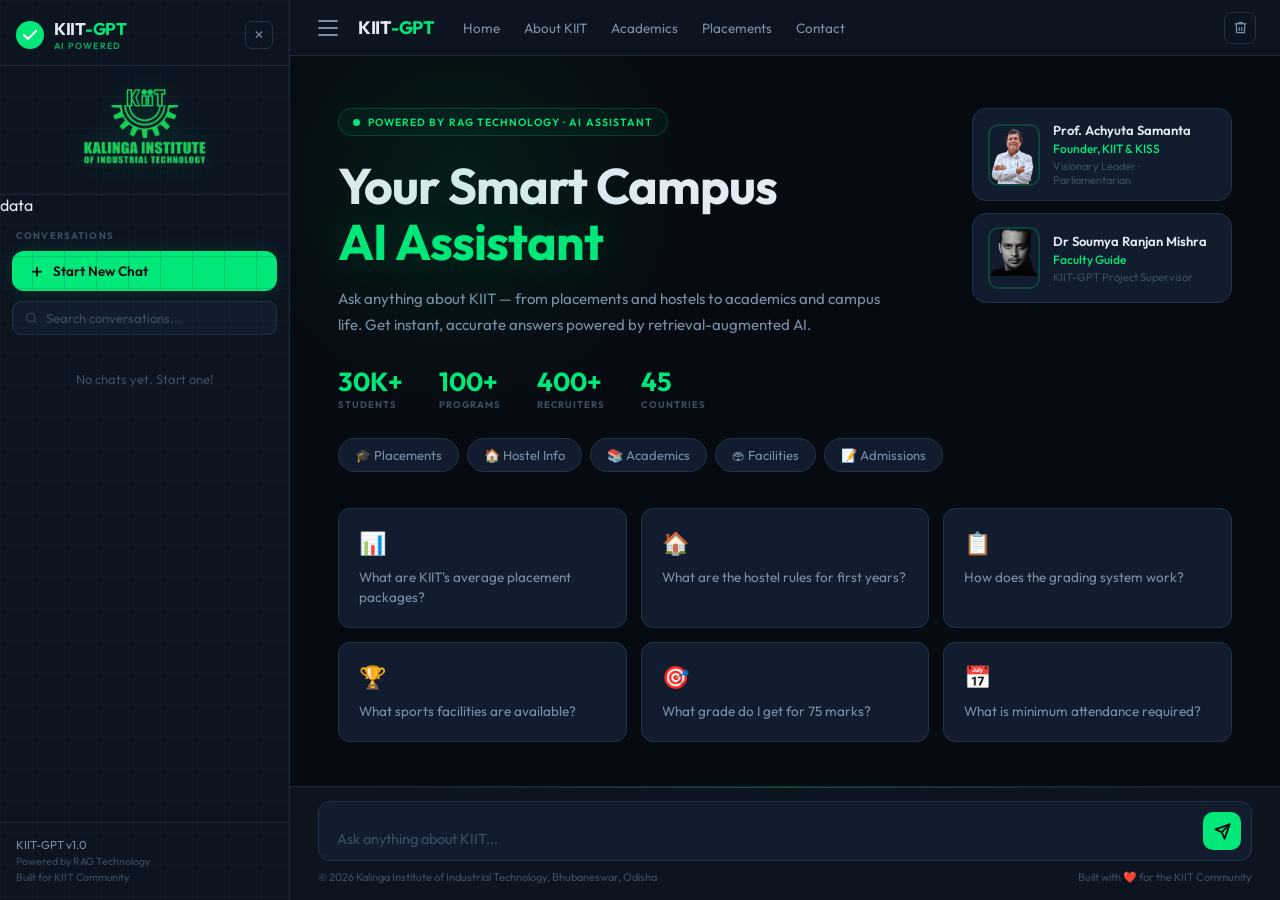
<file: index.html>
<!DOCTYPE html>
<html lang="en">
<head>
  <meta charset="UTF-8"/>
  <meta name="viewport" content="width=device-width, initial-scale=1.0"/>
  <title>KIIT-GPT · AI Assistant</title>
  <link href="https://fonts.googleapis.com/css2?family=Clash+Display:wght@400;500;600;700&family=Outfit:wght@300;400;500;600&display=swap" rel="stylesheet"/>
  <link rel="stylesheet" href="style.css"/>
</head>
<body>

<!-- ███ SIDEBAR ███ -->
<aside class="sidebar" id="sidebar">

  <div class="sidebar-brand">
    <div class="brand-logo">
      <svg width="28" height="28" viewBox="0 0 28 28" fill="none">
        <circle cx="14" cy="14" r="14" fill="url(#lg1)"/>
        <path d="M8 14l4 4 8-8" stroke="white" stroke-width="2.2" stroke-linecap="round" stroke-linejoin="round"/>
        <defs>
          <linearGradient id="lg1" x1="0" y1="0" x2="28" y2="28">
            <stop offset="0%" stop-color="#00e87a"/>
            <stop offset="100%" stop-color="#00b85c"/>
          </linearGradient>
        </defs>
      </svg>
      <div>
        <div class="brand-name">KIIT<span>-GPT</span></div>
        <div class="brand-tag">AI POWERED</div>
      </div>
    </div>
    <button class="sidebar-close" id="sidebarClose">✕</button>
  </div>

  <!-- KIIT Logo -->
  <div class="kiit-logo-wrap">
  <img src="images/kiit_logo.png" alt="KIIT Logo" class="kiit-real-logo"/>  </div>data

  <div class="sidebar-section-label">CONVERSATIONS</div>

  <button class="btn-new-chat" id="newChatBtn">
    <span class="btn-icon">＋</span> Start New Chat
  </button>

  <div class="search-box">
    <svg width="14" height="14" viewBox="0 0 24 24" fill="none" stroke="currentColor" stroke-width="2"><circle cx="11" cy="11" r="8"/><path d="m21 21-4.35-4.35"/></svg>
    <input type="text" id="searchHistory" placeholder="Search conversations..." autocomplete="off"/>
  </div>

  <div class="history-list" id="historyList"></div>

  <div class="sidebar-footer">
    <div class="footer-line">KIIT-GPT v1.0</div>
    <div class="footer-line dim">Powered by RAG Technology</div>
    <div class="footer-line dim">Built for KIIT Community</div>
  </div>
</aside>

<!-- ███ MAIN ███ -->
<div class="main" id="main">

  <!-- Top nav -->
  <nav class="topnav">
    <button class="hamburger" id="openSidebar">
      <span></span><span></span><span></span>
    </button>
    <div class="topnav-brand">KIIT<span>-GPT</span></div>
    <div class="topnav-links">
      <a href="#">Home</a>
      <a href="#">About KIIT</a>
      <a href="#">Academics</a>
      <a href="#">Placements</a>
      <a href="#">Contact</a>
    </div>
    <button class="icon-btn-sm" id="clearBtn" title="Clear chat">
      <svg width="15" height="15" viewBox="0 0 24 24" fill="none" stroke="currentColor" stroke-width="2"><polyline points="3 6 5 6 21 6"/><path d="M19 6l-1 14H6L5 6"/><path d="M10 11v6M14 11v6"/><path d="M9 6V4h6v2"/></svg>
    </button>
  </nav>

  <!-- Chat area -->
  <div class="chat-area" id="chatArea">

    <!-- Welcome / Home screen -->
    <div class="home-screen" id="homeScreen">

      <!-- Hero -->
      <div class="hero">
        <div class="hero-badge">
          <span class="pulse-dot"></span>
          POWERED BY RAG TECHNOLOGY · AI ASSISTANT
        </div>
        <h1 class="hero-title">Your Smart Campus<br/><span class="green">AI Assistant</span></h1>
        <p class="hero-sub">Ask anything about KIIT — from placements and hostels to academics and campus life. Get instant, accurate answers powered by retrieval-augmented AI.</p>

        <div class="stats-row">
          <div class="stat"><span class="stat-num">30K+</span><span class="stat-label">STUDENTS</span></div>
          <div class="stat"><span class="stat-num">100+</span><span class="stat-label">PROGRAMS</span></div>
          <div class="stat"><span class="stat-num">400+</span><span class="stat-label">RECRUITERS</span></div>
          <div class="stat"><span class="stat-num">45</span><span class="stat-label">COUNTRIES</span></div>
        </div>

        <div class="category-pills">
          <button class="pill" onclick="fillSuggestion(this)">🎓 Placements</button>
          <button class="pill" onclick="fillSuggestion(this)">🏠 Hostel Info</button>
          <button class="pill" onclick="fillSuggestion(this)">📚 Academics</button>
          <button class="pill" onclick="fillSuggestion(this)">🏟 Facilities</button>
          <button class="pill" onclick="fillSuggestion(this)">📝 Admissions</button>
        </div>

        <!-- Professor cards -->
        <div class="prof-cards">
          <div class="prof-card">
            <img src="images/Samantha_image.png" alt="Prof. Achyuta Samanta" class="prof-img"/>            <div class="prof-info">
              <div class="prof-name">Prof. Achyuta Samanta</div>
              <div class="prof-role green">Founder, KIIT &amp; KISS</div>
              <div class="prof-desc">Visionary Leader · Parliamentarian</div>
            </div>
          </div>
          <div class="prof-card">
            <img src="images/saumya_image.png" alt="Dr Soumya Ranjan Mishra" class="prof-img"/>
            <div class="prof-info">
              <div class="prof-name">Dr Soumya Ranjan Mishra</div>
              <div class="prof-role green">Faculty Guide</div>
              <div class="prof-desc">KIIT-GPT Project Supervisor</div>
            </div>
          </div>
        </div>
      </div>

      <!-- Suggestion cards -->
      <div class="cards-section">
        <div class="cards-grid">
          <button class="card" onclick="fillSuggestion(this)">
            <div class="card-icon">📊</div>
            <div class="card-text">What are KIIT's average placement packages?</div>
          </button>
          <button class="card" onclick="fillSuggestion(this)">
            <div class="card-icon">🏠</div>
            <div class="card-text">What are the hostel rules for first years?</div>
          </button>
          <button class="card" onclick="fillSuggestion(this)">
            <div class="card-icon">📋</div>
            <div class="card-text">How does the grading system work?</div>
          </button>
          <button class="card" onclick="fillSuggestion(this)">
            <div class="card-icon">🏆</div>
            <div class="card-text">What sports facilities are available?</div>
          </button>
          <button class="card" onclick="fillSuggestion(this)">
            <div class="card-icon">🎯</div>
            <div class="card-text">What grade do I get for 75 marks?</div>
          </button>
          <button class="card" onclick="fillSuggestion(this)">
            <div class="card-icon">📅</div>
            <div class="card-text">What is minimum attendance required?</div>
          </button>
        </div>
      </div>

    </div>

    <!-- Messages -->
    <div class="messages" id="messages"></div>

  </div>

  <!-- Input bar -->
  <div class="input-bar">
    <div class="input-inner">
      <textarea id="question" placeholder="Ask anything about KIIT..." rows="1"></textarea>
      <button class="send-btn" id="sendBtn" onclick="ask()">
        <svg viewBox="0 0 24 24" fill="none" stroke="currentColor" stroke-width="2.5" stroke-linecap="round" stroke-linejoin="round" width="17" height="17">
          <line x1="22" y1="2" x2="11" y2="13"/><polygon points="22 2 15 22 11 13 2 9 22 2"/>
        </svg>
      </button>
    </div>
    
    <div class="input-footer">
      <span>© 2026 Kalinga Institute of Industrial Technology, Bhubaneswar, Odisha</span>
      <span>Built with ❤️ for the KIIT Community</span>
    </div>
  </div>

</div>

<script src="script.js"></script>
</body>
</html>
</file>
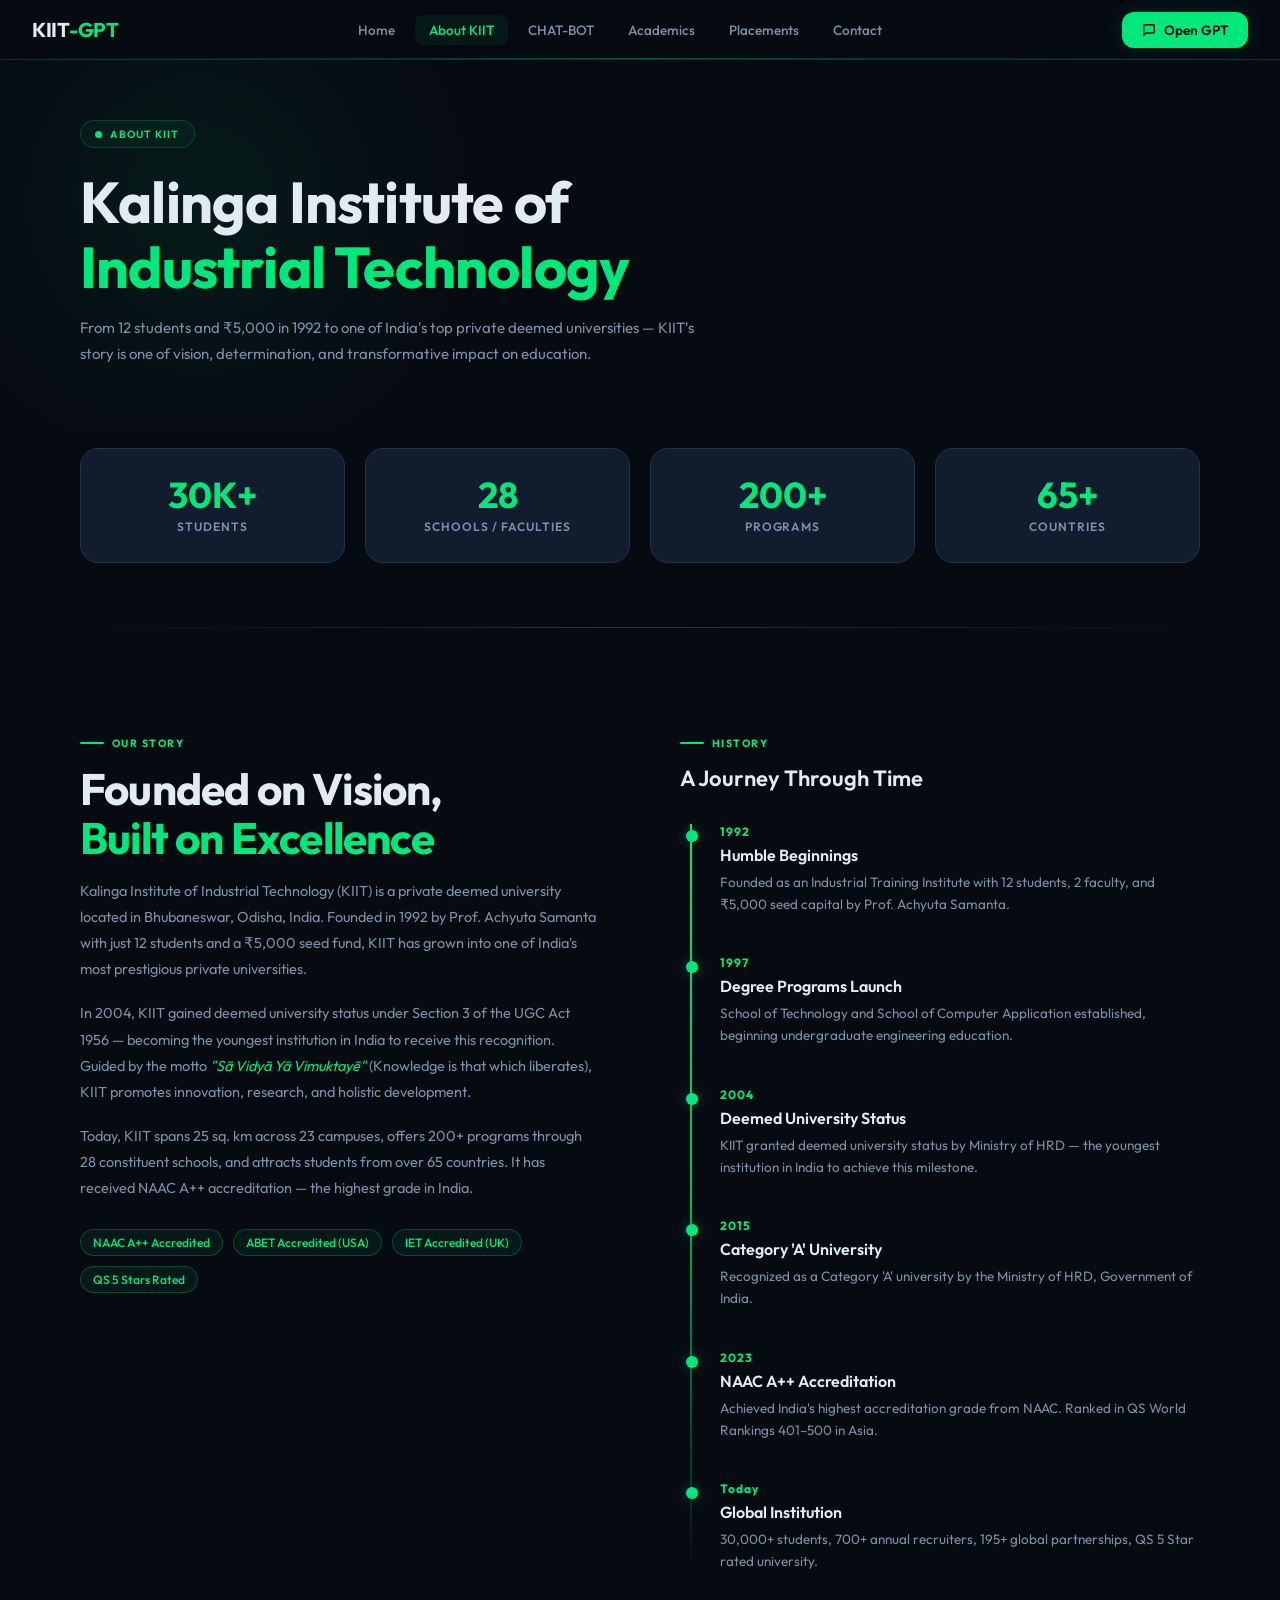
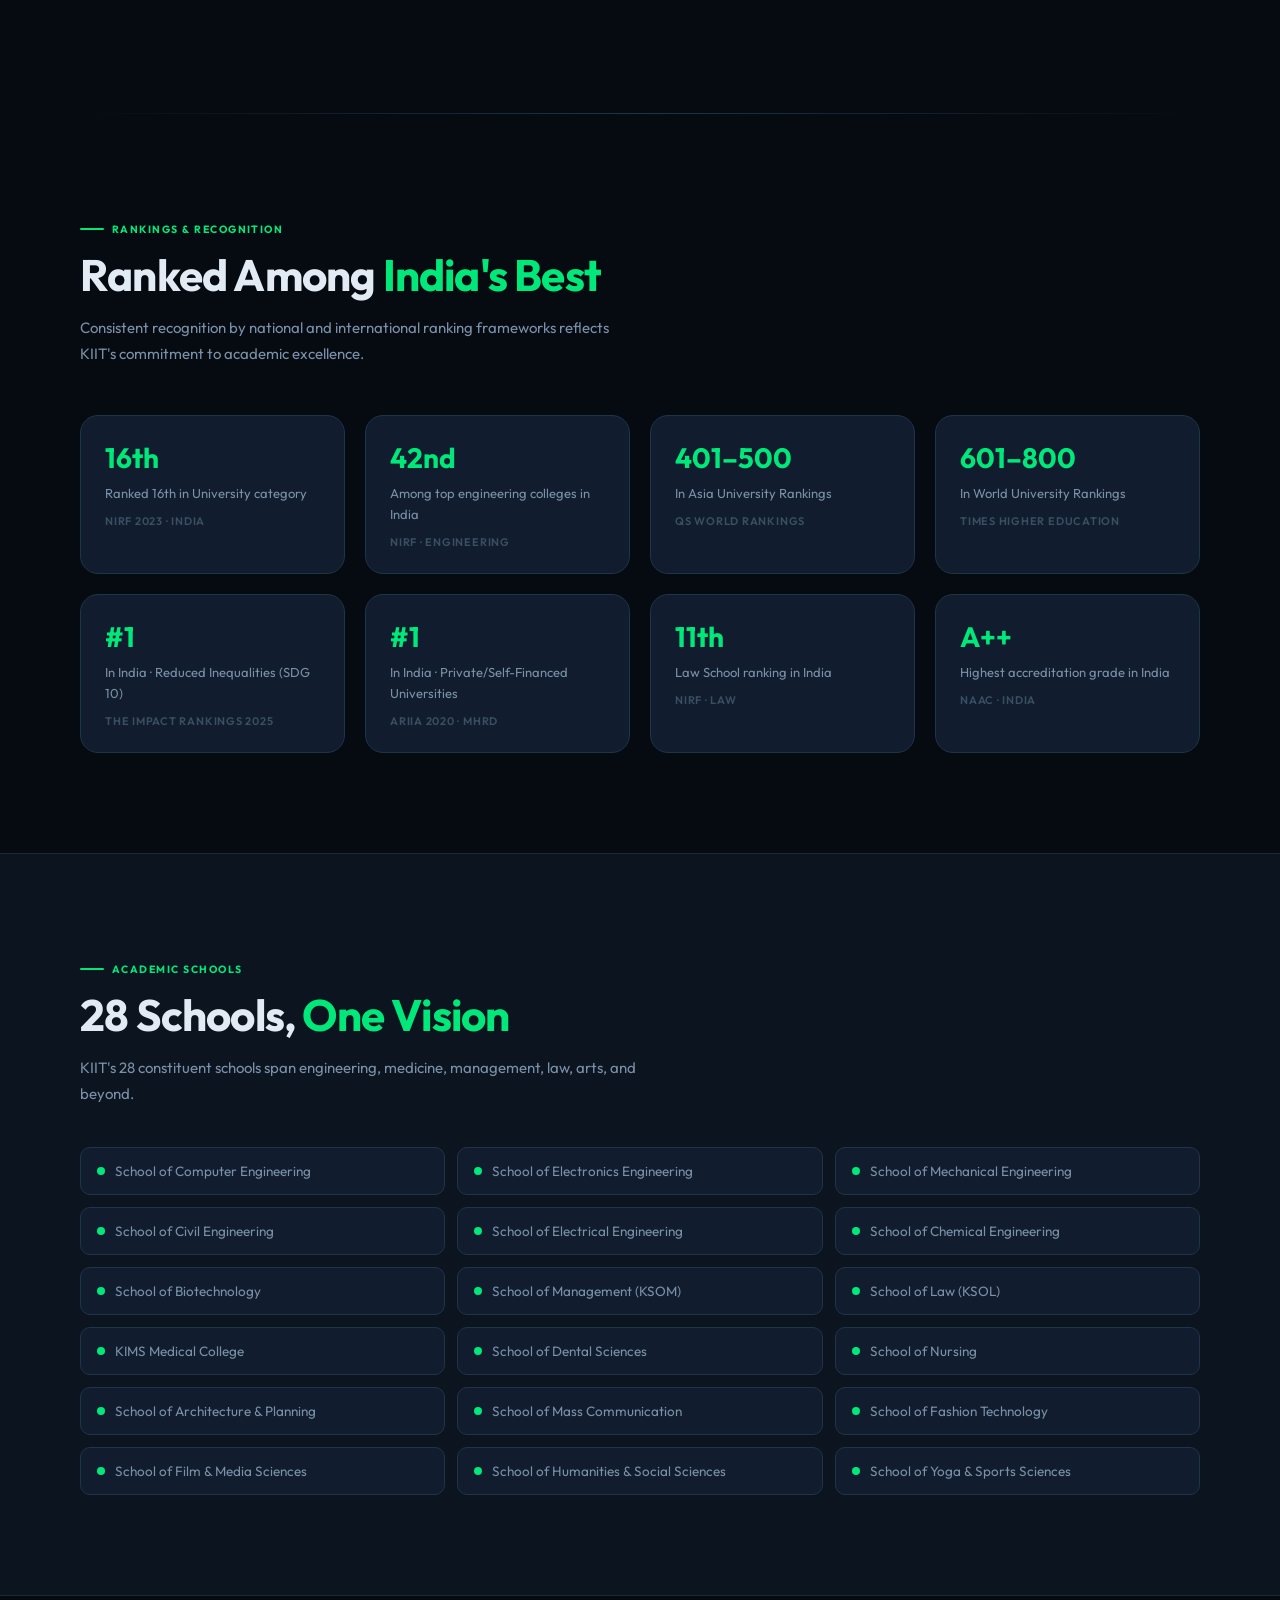
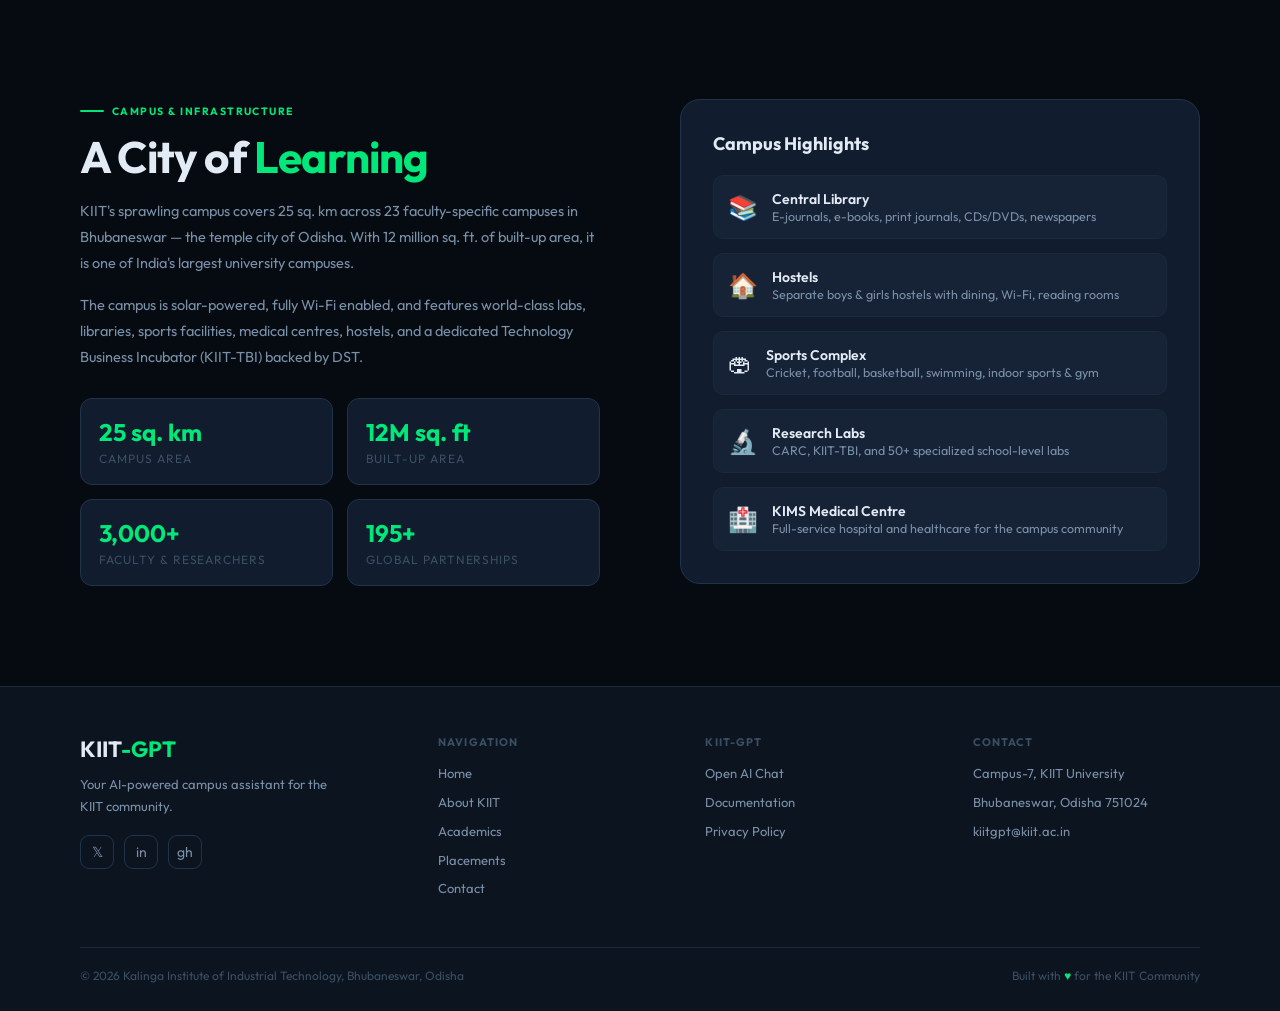
<file: about.html>
<!DOCTYPE html>
<html lang="en">
<head>
  <meta charset="UTF-8"/>
  <meta name="viewport" content="width=device-width, initial-scale=1.0"/>
  <title>About KIIT · KIIT-GPT</title>
  <link href="https://fonts.googleapis.com/css2?family=Clash+Display:wght@400;500;600;700&family=Outfit:wght@300;400;500;600;700&display=swap" rel="stylesheet"/>
  <link rel="stylesheet" href="main style.css"/>
  <style>
    /* ── Timeline ── */
    .timeline { position: relative; padding-left: 40px; }
    .timeline::before {
      content: '';
      position: absolute;
      left: 10px; top: 0; bottom: 0;
      width: 2px;
      background: linear-gradient(to bottom, var(--green), var(--green-dim), transparent);
    }
    .timeline-item { position: relative; margin-bottom: 40px; }
    .timeline-item::before {
      content: '';
      position: absolute;
      left: -34px; top: 6px;
      width: 12px; height: 12px;
      border-radius: 50%;
      background: var(--green);
      box-shadow: 0 0 12px #00e87a60;
    }
    .timeline-year {
      font-family: var(--display);
      font-size: 12px;
      font-weight: 700;
      color: var(--green);
      letter-spacing: 0.08em;
      margin-bottom: 6px;
    }
    .timeline-title { font-size: 16px; font-weight: 600; color: var(--text); margin-bottom: 6px; }
    .timeline-desc { font-size: 13.5px; color: var(--text-muted); line-height: 1.65; }

    /* ── Ranking cards ── */
    .rank-card {
      background: var(--surface2);
      border: 1px solid var(--border2);
      border-radius: var(--radius-lg);
      padding: 24px;
      transition: all 0.22s;
    }
    .rank-card:hover { border-color: var(--green); transform: translateY(-2px); box-shadow: 0 10px 28px #00e87a12; }
    .rank-badge {
      font-family: var(--display);
      font-size: 28px;
      font-weight: 700;
      color: var(--green);
      margin-bottom: 8px;
    }
    .rank-body { font-size: 13px; color: var(--text-muted); line-height: 1.6; }
    .rank-source { font-size: 11px; font-weight: 600; letter-spacing: 0.07em; color: var(--text-dim); text-transform: uppercase; margin-top: 10px; }

    /* ── School list ── */
    .school-list {
      display: grid;
      grid-template-columns: repeat(3, 1fr);
      gap: 12px;
    }
    .school-item {
      background: var(--surface2);
      border: 1px solid var(--border2);
      border-radius: 10px;
      padding: 14px 16px;
      font-size: 13.5px;
      color: var(--text-muted);
      display: flex;
      align-items: center;
      gap: 10px;
      transition: all 0.18s;
    }
    .school-item:hover { border-color: var(--green); color: var(--text); background: var(--green-glow3); }
    .school-dot { width: 8px; height: 8px; border-radius: 50%; background: var(--green); flex-shrink: 0; }

    @media (max-width: 900px) {
      .school-list { grid-template-columns: 1fr 1fr; }
    }
    @media (max-width: 600px) {
      .school-list { grid-template-columns: 1fr; }
    }
  </style>
</head>
<body>

<nav class="topnav">
  <a href="home.html" class="nav-brand">KIIT<span>-GPT</span></a>
  <div class="nav-links">
    <a href="home.html">Home</a>
    <a href="about.html" class="active">About KIIT</a>
    <a href="index.html">CHAT-BOT</a>
    <a href="academic.html">Academics</a>
    <a href="placements.html">Placements</a>
    <a href="contact.html">Contact</a>
  </div>
  <div class="nav-cta">
    <a href="chat.html" class="btn btn-primary">
      <svg width="14" height="14" viewBox="0 0 24 24" fill="none" stroke="currentColor" stroke-width="2.5"><path d="M21 15a2 2 0 0 1-2 2H7l-4 4V5a2 2 0 0 1 2-2h14a2 2 0 0 1 2 2z"/></svg>
      Open GPT
    </a>
  </div>
  <button class="hamburger" id="hamburger"><span></span><span></span><span></span></button>
</nav>
<div class="mobile-nav" id="mobileNav">
  <a href="index.html">Home</a><a href="about.html">About KIIT</a>
  <a href="academics.html">Academics</a><a href="placements.html">Placements</a>
  <a href="contact.html">Contact</a><a href="chat.html" style="color:var(--green)">→ Open KIIT-GPT</a>
</div>

<!-- Hero -->
<div class="page-hero">
  <div class="page-hero-badge"><span class="pulse-dot"></span>ABOUT KIIT</div>
  <h1 class="section-title fade-up" style="font-size:clamp(34px,4.5vw,58px); max-width:700px;">
    Kalinga Institute of<br/><span style="color:var(--green)">Industrial Technology</span>
  </h1>
  <p class="section-sub fade-up delay-1" style="max-width:620px;">
    From 12 students and ₹5,000 in 1992 to one of India's top private deemed universities — KIIT's story is one of vision, determination, and transformative impact on education.
  </p>
</div>

<!-- Quick Stats -->
<section class="section-sm" style="padding-top:20px;">
  <div class="grid-4 scroll-reveal">
    <div class="stat-card">
      <div class="stat-num"><span class="counter" data-target="30" data-suffix="K+">30K+</span></div>
      <div class="stat-label">Students</div>
    </div>
    <div class="stat-card">
      <div class="stat-num"><span class="counter" data-target="28" data-suffix="">28</span></div>
      <div class="stat-label">Schools / Faculties</div>
    </div>
    <div class="stat-card">
      <div class="stat-num"><span class="counter" data-target="200" data-suffix="+">200+</span></div>
      <div class="stat-label">Programs</div>
    </div>
    <div class="stat-card">
      <div class="stat-num"><span class="counter" data-target="65" data-suffix="+">65+</span></div>
      <div class="stat-label">Countries</div>
    </div>
  </div>
</section>

<div class="divider" style="margin:0 80px;"></div>

<!-- About Content -->
<section class="section">
  <div style="display:grid; grid-template-columns:1fr 1fr; gap:80px; align-items:start;">
    <div class="scroll-reveal">
      <div class="section-label">Our Story</div>
      <h2 class="section-title">Founded on Vision,<br/><span style="color:var(--green)">Built on Excellence</span></h2>
      <p style="font-size:14.5px; color:var(--text-muted); line-height:1.8; margin-bottom:18px;">
        Kalinga Institute of Industrial Technology (KIIT) is a private deemed university located in Bhubaneswar, Odisha, India. Founded in 1992 by Prof. Achyuta Samanta with just 12 students and a ₹5,000 seed fund, KIIT has grown into one of India's most prestigious private universities.
      </p>
      <p style="font-size:14.5px; color:var(--text-muted); line-height:1.8; margin-bottom:18px;">
        In 2004, KIIT gained deemed university status under Section 3 of the UGC Act 1956 — becoming the youngest institution in India to receive this recognition. Guided by the motto <em style="color:var(--green)">"Sā Vidyā Yā Vimuktayē"</em> (Knowledge is that which liberates), KIIT promotes innovation, research, and holistic development.
      </p>
      <p style="font-size:14.5px; color:var(--text-muted); line-height:1.8; margin-bottom:28px;">
        Today, KIIT spans 25 sq. km across 23 campuses, offers 200+ programs through 28 constituent schools, and attracts students from over 65 countries. It has received NAAC A++ accreditation — the highest grade in India.
      </p>
      <div style="display:flex; gap:10px; flex-wrap:wrap;">
        <span class="tag tag-green">NAAC A++ Accredited</span>
        <span class="tag tag-green">ABET Accredited (USA)</span>
        <span class="tag tag-green">IET Accredited (UK)</span>
        <span class="tag tag-green">QS 5 Stars Rated</span>
      </div>
    </div>

    <!-- Timeline -->
    <div class="scroll-reveal delay-2">
      <div class="section-label">History</div>
      <h3 style="font-family:var(--display); font-size:22px; font-weight:600; margin-bottom:32px;">A Journey Through Time</h3>
      <div class="timeline">
        <div class="timeline-item">
          <div class="timeline-year">1992</div>
          <div class="timeline-title">Humble Beginnings</div>
          <div class="timeline-desc">Founded as an Industrial Training Institute with 12 students, 2 faculty, and ₹5,000 seed capital by Prof. Achyuta Samanta.</div>
        </div>
        <div class="timeline-item">
          <div class="timeline-year">1997</div>
          <div class="timeline-title">Degree Programs Launch</div>
          <div class="timeline-desc">School of Technology and School of Computer Application established, beginning undergraduate engineering education.</div>
        </div>
        <div class="timeline-item">
          <div class="timeline-year">2004</div>
          <div class="timeline-title">Deemed University Status</div>
          <div class="timeline-desc">KIIT granted deemed university status by Ministry of HRD — the youngest institution in India to achieve this milestone.</div>
        </div>
        <div class="timeline-item">
          <div class="timeline-year">2015</div>
          <div class="timeline-title">Category 'A' University</div>
          <div class="timeline-desc">Recognized as a Category 'A' university by the Ministry of HRD, Government of India.</div>
        </div>
        <div class="timeline-item">
          <div class="timeline-year">2023</div>
          <div class="timeline-title">NAAC A++ Accreditation</div>
          <div class="timeline-desc">Achieved India's highest accreditation grade from NAAC. Ranked in QS World Rankings 401–500 in Asia.</div>
        </div>
        <div class="timeline-item">
          <div class="timeline-year">Today</div>
          <div class="timeline-title">Global Institution</div>
          <div class="timeline-desc">30,000+ students, 700+ annual recruiters, 195+ global partnerships, QS 5 Star rated university.</div>
        </div>
      </div>
    </div>
  </div>
</section>

<div class="divider" style="margin:0 80px;"></div>

<!-- Rankings -->
<section class="section">
  <div class="section-label scroll-reveal">Rankings &amp; Recognition</div>
  <h2 class="section-title scroll-reveal">Ranked Among <span style="color:var(--green)">India's Best</span></h2>
  <p class="section-sub scroll-reveal" style="margin-bottom:48px;">Consistent recognition by national and international ranking frameworks reflects KIIT's commitment to academic excellence.</p>

  <div class="grid-4 scroll-reveal">
    <div class="rank-card">
      <div class="rank-badge">16th</div>
      <div class="rank-body">Ranked 16th in University category</div>
      <div class="rank-source">NIRF 2023 · India</div>
    </div>
    <div class="rank-card">
      <div class="rank-badge">42nd</div>
      <div class="rank-body">Among top engineering colleges in India</div>
      <div class="rank-source">NIRF · Engineering</div>
    </div>
    <div class="rank-card">
      <div class="rank-badge">401–500</div>
      <div class="rank-body">In Asia University Rankings</div>
      <div class="rank-source">QS World Rankings</div>
    </div>
    <div class="rank-card">
      <div class="rank-badge">601–800</div>
      <div class="rank-body">In World University Rankings</div>
      <div class="rank-source">Times Higher Education</div>
    </div>
    <div class="rank-card">
      <div class="rank-badge">#1</div>
      <div class="rank-body">In India · Reduced Inequalities (SDG 10)</div>
      <div class="rank-source">THE Impact Rankings 2025</div>
    </div>
    <div class="rank-card">
      <div class="rank-badge">#1</div>
      <div class="rank-body">In India · Private/Self-Financed Universities</div>
      <div class="rank-source">ARIIA 2020 · MHRD</div>
    </div>
    <div class="rank-card">
      <div class="rank-badge">11th</div>
      <div class="rank-body">Law School ranking in India</div>
      <div class="rank-source">NIRF · Law</div>
    </div>
    <div class="rank-card">
      <div class="rank-badge">A++</div>
      <div class="rank-body">Highest accreditation grade in India</div>
      <div class="rank-source">NAAC · India</div>
    </div>
  </div>
</section>

<!-- Schools -->
<section class="section" style="background:var(--surface); border-top:1px solid var(--border); border-bottom:1px solid var(--border);">
  <div class="section-label scroll-reveal">Academic Schools</div>
  <h2 class="section-title scroll-reveal">28 Schools, <span style="color:var(--green)">One Vision</span></h2>
  <p class="section-sub scroll-reveal" style="margin-bottom:40px;">KIIT's 28 constituent schools span engineering, medicine, management, law, arts, and beyond.</p>

  <div class="school-list scroll-reveal">
    <div class="school-item"><span class="school-dot"></span>School of Computer Engineering</div>
    <div class="school-item"><span class="school-dot"></span>School of Electronics Engineering</div>
    <div class="school-item"><span class="school-dot"></span>School of Mechanical Engineering</div>
    <div class="school-item"><span class="school-dot"></span>School of Civil Engineering</div>
    <div class="school-item"><span class="school-dot"></span>School of Electrical Engineering</div>
    <div class="school-item"><span class="school-dot"></span>School of Chemical Engineering</div>
    <div class="school-item"><span class="school-dot"></span>School of Biotechnology</div>
    <div class="school-item"><span class="school-dot"></span>School of Management (KSOM)</div>
    <div class="school-item"><span class="school-dot"></span>School of Law (KSOL)</div>
    <div class="school-item"><span class="school-dot"></span>KIMS Medical College</div>
    <div class="school-item"><span class="school-dot"></span>School of Dental Sciences</div>
    <div class="school-item"><span class="school-dot"></span>School of Nursing</div>
    <div class="school-item"><span class="school-dot"></span>School of Architecture &amp; Planning</div>
    <div class="school-item"><span class="school-dot"></span>School of Mass Communication</div>
    <div class="school-item"><span class="school-dot"></span>School of Fashion Technology</div>
    <div class="school-item"><span class="school-dot"></span>School of Film &amp; Media Sciences</div>
    <div class="school-item"><span class="school-dot"></span>School of Humanities &amp; Social Sciences</div>
    <div class="school-item"><span class="school-dot"></span>School of Yoga &amp; Sports Sciences</div>
  </div>
</section>

<!-- Campus -->
<section class="section">
  <div style="display:grid; grid-template-columns:1fr 1fr; gap:80px; align-items:center;">
    <div class="scroll-reveal">
      <div class="section-label">Campus &amp; Infrastructure</div>
      <h2 class="section-title">A City of <span style="color:var(--green)">Learning</span></h2>
      <p style="font-size:14.5px; color:var(--text-muted); line-height:1.8; margin-bottom:16px;">
        KIIT's sprawling campus covers 25 sq. km across 23 faculty-specific campuses in Bhubaneswar — the temple city of Odisha. With 12 million sq. ft. of built-up area, it is one of India's largest university campuses.
      </p>
      <p style="font-size:14.5px; color:var(--text-muted); line-height:1.8; margin-bottom:28px;">
        The campus is solar-powered, fully Wi-Fi enabled, and features world-class labs, libraries, sports facilities, medical centres, hostels, and a dedicated Technology Business Incubator (KIIT-TBI) backed by DST.
      </p>
      <div style="display:grid; grid-template-columns:1fr 1fr; gap:14px;">
        <div style="background:var(--surface2); border:1px solid var(--border2); border-radius:12px; padding:18px;">
          <div style="font-family:var(--display); font-size:24px; font-weight:700; color:var(--green);">25 sq. km</div>
          <div style="font-size:12px; color:var(--text-dim); text-transform:uppercase; letter-spacing:0.08em; margin-top:4px;">Campus Area</div>
        </div>
        <div style="background:var(--surface2); border:1px solid var(--border2); border-radius:12px; padding:18px;">
          <div style="font-family:var(--display); font-size:24px; font-weight:700; color:var(--green);">12M sq. ft</div>
          <div style="font-size:12px; color:var(--text-dim); text-transform:uppercase; letter-spacing:0.08em; margin-top:4px;">Built-up Area</div>
        </div>
        <div style="background:var(--surface2); border:1px solid var(--border2); border-radius:12px; padding:18px;">
          <div style="font-family:var(--display); font-size:24px; font-weight:700; color:var(--green);">3,000+</div>
          <div style="font-size:12px; color:var(--text-dim); text-transform:uppercase; letter-spacing:0.08em; margin-top:4px;">Faculty &amp; Researchers</div>
        </div>
        <div style="background:var(--surface2); border:1px solid var(--border2); border-radius:12px; padding:18px;">
          <div style="font-family:var(--display); font-size:24px; font-weight:700; color:var(--green);">195+</div>
          <div style="font-size:12px; color:var(--text-dim); text-transform:uppercase; letter-spacing:0.08em; margin-top:4px;">Global Partnerships</div>
        </div>
      </div>
    </div>
    <div class="scroll-reveal delay-2">
      <div style="background:var(--surface2); border:1px solid var(--border2); border-radius:20px; padding:32px;">
        <h3 style="font-family:var(--display); font-size:18px; margin-bottom:20px;">Campus Highlights</h3>
        <div style="display:flex; flex-direction:column; gap:14px;">
          <div style="display:flex; align-items:center; gap:14px; padding:14px; background:var(--surface3); border-radius:10px; border:1px solid var(--border);">
            <span style="font-size:24px;">📚</span>
            <div><div style="font-size:14px; font-weight:600;">Central Library</div><div style="font-size:12.5px; color:var(--text-muted);">E-journals, e-books, print journals, CDs/DVDs, newspapers</div></div>
          </div>
          <div style="display:flex; align-items:center; gap:14px; padding:14px; background:var(--surface3); border-radius:10px; border:1px solid var(--border);">
            <span style="font-size:24px;">🏠</span>
            <div><div style="font-size:14px; font-weight:600;">Hostels</div><div style="font-size:12.5px; color:var(--text-muted);">Separate boys &amp; girls hostels with dining, Wi-Fi, reading rooms</div></div>
          </div>
          <div style="display:flex; align-items:center; gap:14px; padding:14px; background:var(--surface3); border-radius:10px; border:1px solid var(--border);">
            <span style="font-size:24px;">🏟</span>
            <div><div style="font-size:14px; font-weight:600;">Sports Complex</div><div style="font-size:12.5px; color:var(--text-muted);">Cricket, football, basketball, swimming, indoor sports &amp; gym</div></div>
          </div>
          <div style="display:flex; align-items:center; gap:14px; padding:14px; background:var(--surface3); border-radius:10px; border:1px solid var(--border);">
            <span style="font-size:24px;">🔬</span>
            <div><div style="font-size:14px; font-weight:600;">Research Labs</div><div style="font-size:12.5px; color:var(--text-muted);">CARC, KIIT-TBI, and 50+ specialized school-level labs</div></div>
          </div>
          <div style="display:flex; align-items:center; gap:14px; padding:14px; background:var(--surface3); border-radius:10px; border:1px solid var(--border);">
            <span style="font-size:24px;">🏥</span>
            <div><div style="font-size:14px; font-weight:600;">KIMS Medical Centre</div><div style="font-size:12.5px; color:var(--text-muted);">Full-service hospital and healthcare for the campus community</div></div>
          </div>
        </div>
      </div>
    </div>
  </div>
</section>

<!-- Footer -->
<footer class="site-footer">
  <div class="footer-grid">
    <div class="footer-brand">
      <div class="brand">KIIT<span>-GPT</span></div>
      <p>Your AI-powered campus assistant for the KIIT community.</p>
      <div class="footer-social"><a href="#" class="social-link">𝕏</a><a href="#" class="social-link">in</a><a href="#" class="social-link">gh</a></div>
    </div>
    <div class="footer-col"><h4>Navigation</h4><a href="index.html">Home</a><a href="about.html">About KIIT</a><a href="academics.html">Academics</a><a href="placements.html">Placements</a><a href="contact.html">Contact</a></div>
    <div class="footer-col"><h4>KIIT-GPT</h4><a href="chat.html">Open AI Chat</a><a href="#">Documentation</a><a href="#">Privacy Policy</a></div>
    <div class="footer-col"><h4>Contact</h4><p>Campus-7, KIIT University</p><p>Bhubaneswar, Odisha 751024</p><p>kiitgpt@kiit.ac.in</p></div>
  </div>
  <div class="footer-bottom">
    <span>© 2026 Kalinga Institute of Industrial Technology, Bhubaneswar, Odisha</span>
    <span>Built with <span class="heart">
      ♥</span> for the KIIT Community</span>
  </div>
</footer>

<script src="main script.js"></script>
</body>
</html>
</file>
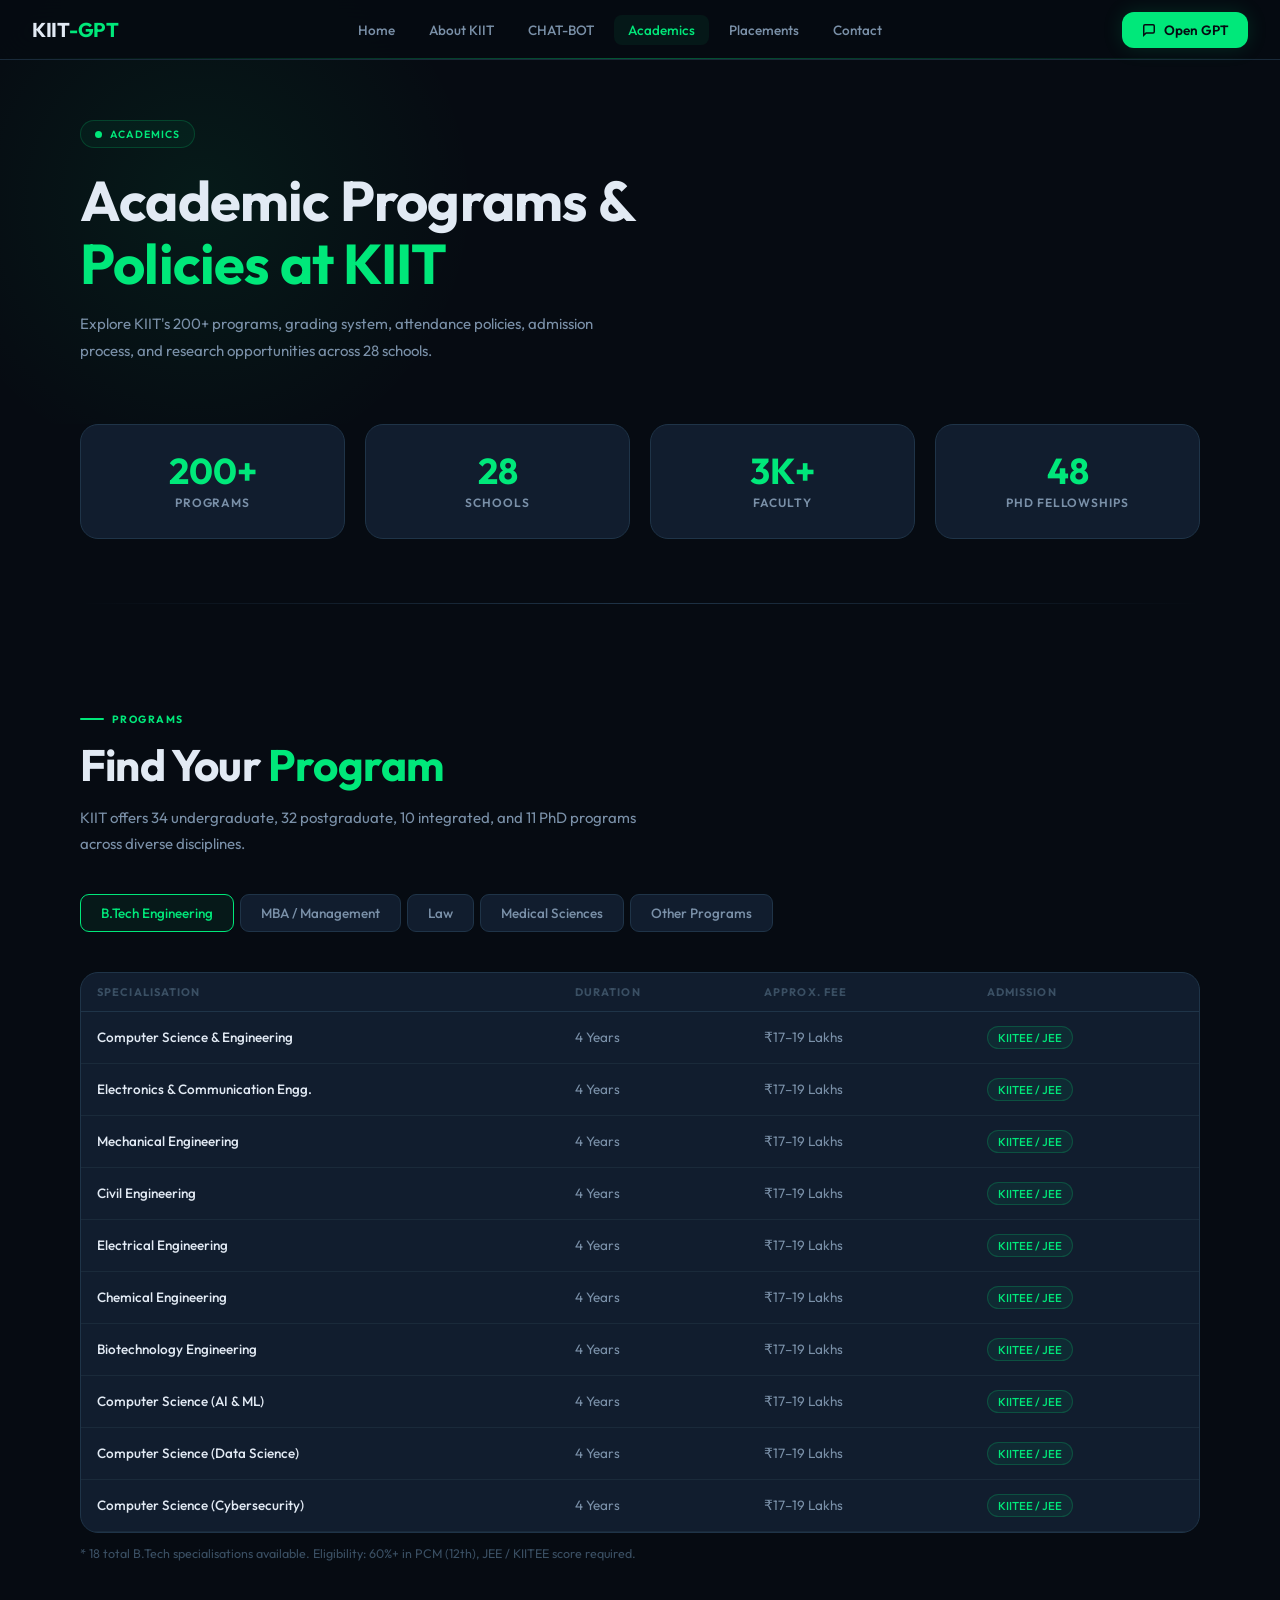
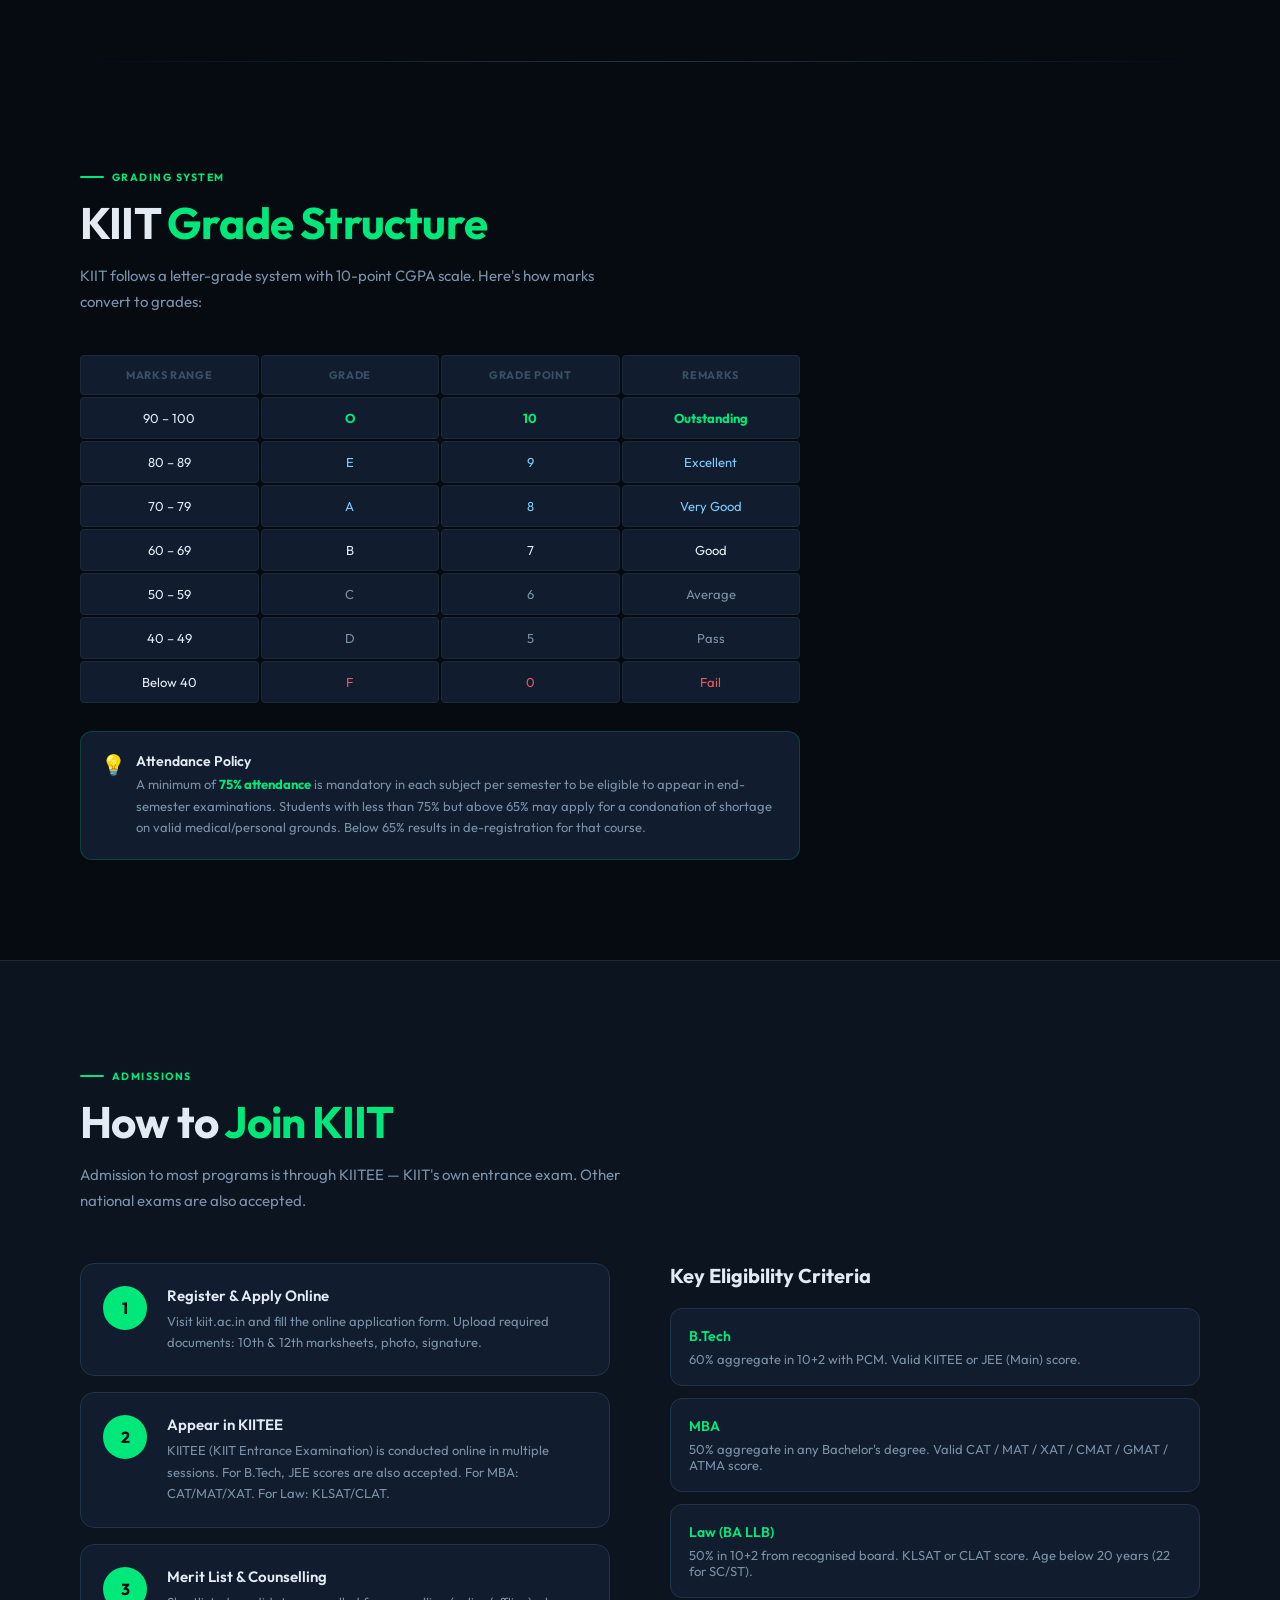
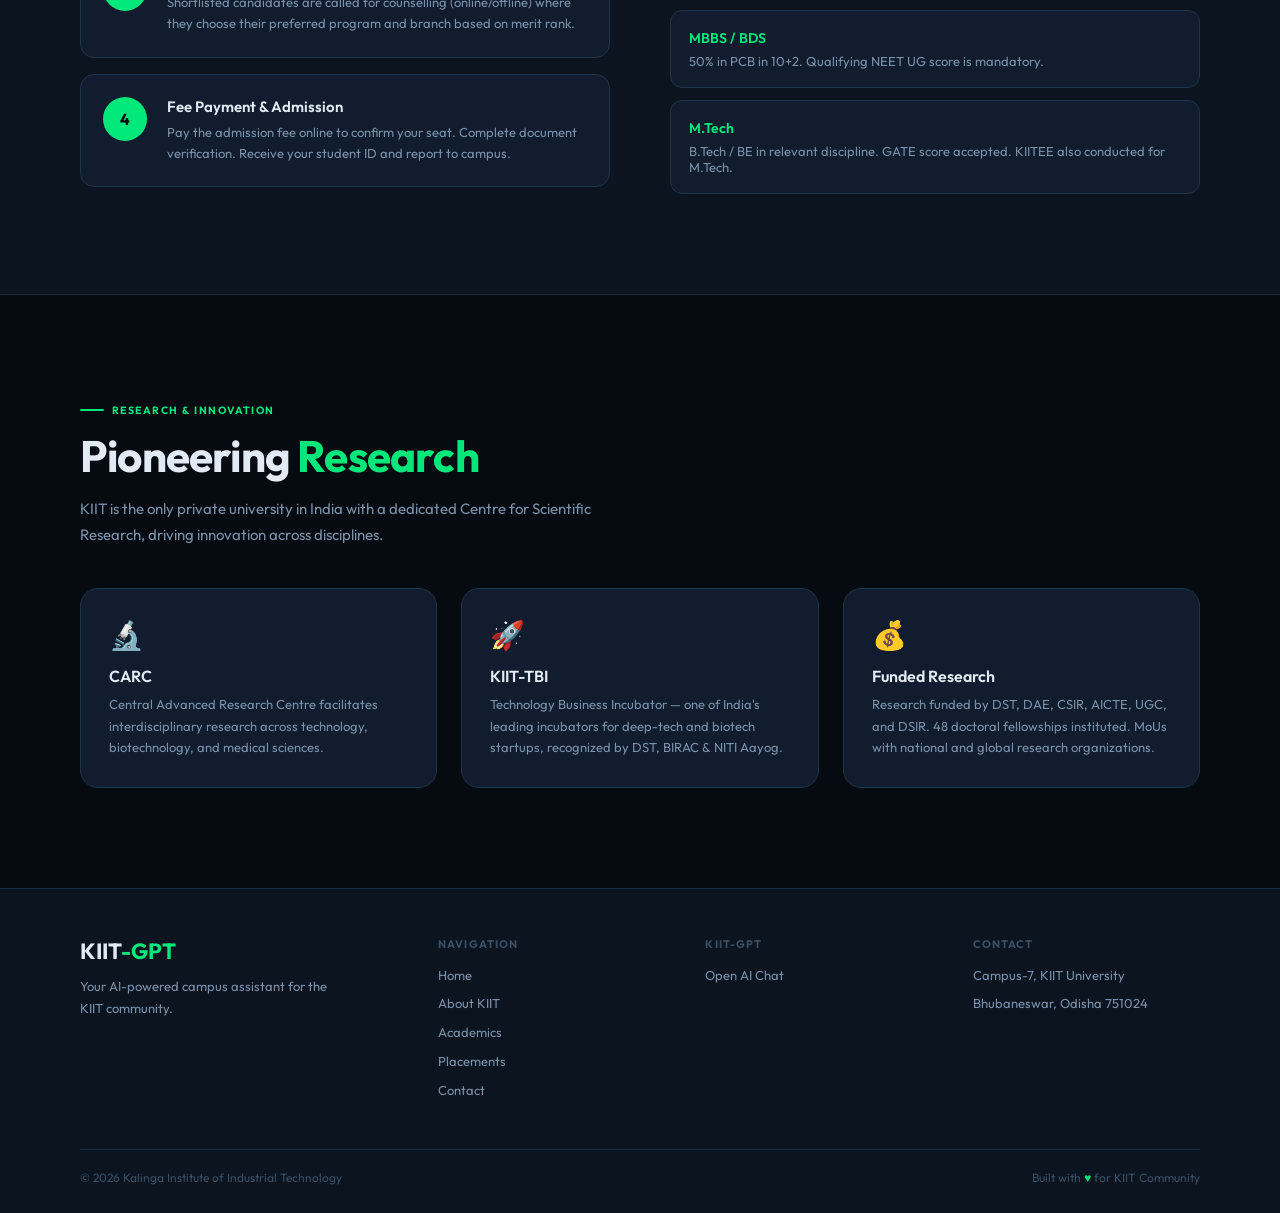
<file: academic.html>
<!DOCTYPE html>
<html lang="en">
<head>
  <meta charset="UTF-8"/>
  <meta name="viewport" content="width=device-width, initial-scale=1.0"/>
  <title>Academics · KIIT-GPT</title>
  <link href="https://fonts.googleapis.com/css2?family=Clash+Display:wght@400;500;600;700&family=Outfit:wght@300;400;500;600;700&display=swap" rel="stylesheet"/>
  <link rel="stylesheet" href="main style.css"/>
  <style>
    /* ── Tab system ── */
    .tab-bar { display: flex; gap: 6px; flex-wrap: wrap; margin-bottom: 40px; }
    .tab-btn {
      padding: 9px 20px;
      border-radius: 9px;
      border: 1px solid var(--border2);
      background: var(--surface2);
      color: var(--text-muted);
      font-family: var(--font);
      font-size: 13.5px;
      font-weight: 500;
      cursor: pointer;
      transition: all 0.18s;
    }
    .tab-btn:hover, .tab-btn.active {
      border-color: var(--green);
      color: var(--green);
      background: var(--green-glow2);
    }
    .tab-panel { display: none; }
    .tab-panel.active { display: block; }

    /* ── Program table ── */
    .prog-table { width: 100%; border-collapse: collapse; }
    .prog-table th {
      text-align: left;
      font-size: 11px;
      font-weight: 700;
      letter-spacing: 0.1em;
      text-transform: uppercase;
      color: var(--text-dim);
      padding: 12px 16px;
      border-bottom: 1px solid var(--border2);
    }
    .prog-table td {
      padding: 14px 16px;
      font-size: 13.5px;
      color: var(--text-muted);
      border-bottom: 1px solid var(--border);
    }
    .prog-table tr:hover td { background: var(--green-glow3); color: var(--text); }
    .prog-table td:first-child { color: var(--text); font-weight: 500; }
    .prog-tag {
      display: inline-flex;
      padding: 3px 10px;
      border-radius: 100px;
      font-size: 11.5px;
      font-weight: 500;
      border: 1px solid #00e87a35;
      color: var(--green);
      background: var(--green-glow2);
    }

    /* ── Grade table ── */
    .grade-row { display: flex; gap: 2px; margin-bottom: 2px; }
    .grade-cell {
      flex: 1;
      padding: 12px;
      text-align: center;
      background: var(--surface2);
      border: 1px solid var(--border);
      border-radius: 4px;
      font-size: 13px;
    }
    .grade-cell.header { font-weight: 700; font-size: 11px; letter-spacing: 0.06em; color: var(--text-dim); text-transform: uppercase; }
    .grade-cell.grade-o { color: var(--green); font-weight: 700; }
    .grade-cell.grade-a { color: #7bccff; }
    .grade-cell.grade-b { color: var(--text); }
    .grade-cell.grade-c { color: var(--text-muted); }
    .grade-cell.grade-f { color: var(--red); }

    /* ── Admission steps ── */
    .step-cards { display: grid; grid-template-columns: 1fr; gap: 16px; }
    .step-card {
      display: flex;
      gap: 20px;
      align-items: flex-start;
      background: var(--surface2);
      border: 1px solid var(--border2);
      border-radius: 14px;
      padding: 22px;
      transition: all 0.2s;
    }
    .step-card:hover { border-color: var(--green); background: var(--green-glow3); }
    .step-circle {
      width: 44px; height: 44px;
      border-radius: 50%;
      background: var(--green);
      color: #060b12;
      display: flex; align-items: center; justify-content: center;
      font-family: var(--display);
      font-size: 16px;
      font-weight: 700;
      flex-shrink: 0;
    }
    .step-card-title { font-size: 15px; font-weight: 600; margin-bottom: 6px; }
    .step-card-desc { font-size: 13px; color: var(--text-muted); line-height: 1.65; }
  </style>
</head>
<body>

<nav class="topnav">
  <a href="home.html" class="nav-brand">KIIT<span>-GPT</span></a>
  <div class="nav-links">
    <a href="home.html">Home</a>
    <a href="about.html">About KIIT</a>
    <a href="index.html">CHAT-BOT</a>
    <a href="academic.html" class="active">Academics</a>
    <a href="placements.html">Placements</a><a href="contact.html">Contact</a>
  </div>
  <div class="nav-cta"><a href="chat.html" class="btn btn-primary"><svg width="14" height="14" viewBox="0 0 24 24" fill="none" stroke="currentColor" stroke-width="2.5"><path d="M21 15a2 2 0 0 1-2 2H7l-4 4V5a2 2 0 0 1 2-2h14a2 2 0 0 1 2 2z"/></svg>Open GPT</a></div>
  <button class="hamburger" id="hamburger"><span></span><span></span><span></span></button>
</nav>
<div class="mobile-nav" id="mobileNav">
  <a href="home.html">Home</a><a href="about.html">About KIIT</a><a href="academics.html">Academics</a><a href="placements.html">Placements</a><a href="contact.html">Contact</a><a href="chat.html" style="color:var(--green)">→ Open KIIT-GPT</a>
</div>

<!-- Hero -->
<div class="page-hero">
  <div class="page-hero-badge"><span class="pulse-dot"></span>ACADEMICS</div>
  <h1 class="section-title fade-up" style="font-size:clamp(34px,4.5vw,56px); max-width:700px;">
    Academic Programs &<br/><span style="color:var(--green)">Policies at KIIT</span>
  </h1>
  <p class="section-sub fade-up delay-1">Explore KIIT's 200+ programs, grading system, attendance policies, admission process, and research opportunities across 28 schools.</p>
</div>

<!-- Quick Facts -->
<section class="section-sm" style="padding-top:0;">
  <div class="grid-4 scroll-reveal">
    <div class="stat-card"><div class="stat-num">200+</div><div class="stat-label">Programs</div></div>
    <div class="stat-card"><div class="stat-num">28</div><div class="stat-label">Schools</div></div>
    <div class="stat-card"><div class="stat-num">3K+</div><div class="stat-label">Faculty</div></div>
    <div class="stat-card"><div class="stat-num">48</div><div class="stat-label">PhD Fellowships</div></div>
  </div>
</section>

<div class="divider" style="margin:0 80px;"></div>

<!-- Programs with tabs -->
<section class="section">
  <div class="section-label scroll-reveal">Programs</div>
  <h2 class="section-title scroll-reveal">Find Your <span style="color:var(--green)">Program</span></h2>
  <p class="section-sub scroll-reveal" style="margin-bottom:36px;">KIIT offers 34 undergraduate, 32 postgraduate, 10 integrated, and 11 PhD programs across diverse disciplines.</p>

  <div class="tab-bar scroll-reveal" id="tabBar">
    <button class="tab-btn active" data-tab="btech">B.Tech Engineering</button>
    <button class="tab-btn" data-tab="mba">MBA / Management</button>
    <button class="tab-btn" data-tab="law">Law</button>
    <button class="tab-btn" data-tab="medical">Medical Sciences</button>
    <button class="tab-btn" data-tab="other">Other Programs</button>
  </div>

  <!-- B.Tech -->
  <div class="tab-panel active" id="tab-btech">
    <div style="background:var(--surface2); border:1px solid var(--border2); border-radius:var(--radius-lg); overflow:hidden;">
      <table class="prog-table">
        <thead><tr><th>Specialisation</th><th>Duration</th><th>Approx. Fee</th><th>Admission</th></tr></thead>
        <tbody>
          <tr><td>Computer Science &amp; Engineering</td><td>4 Years</td><td>₹17–19 Lakhs</td><td><span class="prog-tag">KIITEE / JEE</span></td></tr>
          <tr><td>Electronics &amp; Communication Engg.</td><td>4 Years</td><td>₹17–19 Lakhs</td><td><span class="prog-tag">KIITEE / JEE</span></td></tr>
          <tr><td>Mechanical Engineering</td><td>4 Years</td><td>₹17–19 Lakhs</td><td><span class="prog-tag">KIITEE / JEE</span></td></tr>
          <tr><td>Civil Engineering</td><td>4 Years</td><td>₹17–19 Lakhs</td><td><span class="prog-tag">KIITEE / JEE</span></td></tr>
          <tr><td>Electrical Engineering</td><td>4 Years</td><td>₹17–19 Lakhs</td><td><span class="prog-tag">KIITEE / JEE</span></td></tr>
          <tr><td>Chemical Engineering</td><td>4 Years</td><td>₹17–19 Lakhs</td><td><span class="prog-tag">KIITEE / JEE</span></td></tr>
          <tr><td>Biotechnology Engineering</td><td>4 Years</td><td>₹17–19 Lakhs</td><td><span class="prog-tag">KIITEE / JEE</span></td></tr>
          <tr><td>Computer Science (AI &amp; ML)</td><td>4 Years</td><td>₹17–19 Lakhs</td><td><span class="prog-tag">KIITEE / JEE</span></td></tr>
          <tr><td>Computer Science (Data Science)</td><td>4 Years</td><td>₹17–19 Lakhs</td><td><span class="prog-tag">KIITEE / JEE</span></td></tr>
          <tr><td>Computer Science (Cybersecurity)</td><td>4 Years</td><td>₹17–19 Lakhs</td><td><span class="prog-tag">KIITEE / JEE</span></td></tr>
        </tbody>
      </table>
    </div>
    <p style="font-size:12.5px; color:var(--text-dim); margin-top:12px;">* 18 total B.Tech specialisations available. Eligibility: 60%+ in PCM (12th), JEE / KIITEE score required.</p>
  </div>

  <!-- MBA -->
  <div class="tab-panel" id="tab-mba">
    <div style="background:var(--surface2); border:1px solid var(--border2); border-radius:var(--radius-lg); overflow:hidden;">
      <table class="prog-table">
        <thead><tr><th>Program</th><th>Duration</th><th>Approx. Fee</th><th>Admission</th></tr></thead>
        <tbody>
          <tr><td>MBA (Business Analytics)</td><td>2 Years</td><td>₹8–12 Lakhs</td><td><span class="prog-tag">CAT/MAT/XAT</span></td></tr>
          <tr><td>MBA (Operations &amp; Supply Chain)</td><td>2 Years</td><td>₹8–12 Lakhs</td><td><span class="prog-tag">CAT/MAT/XAT</span></td></tr>
          <tr><td>MBA (Finance)</td><td>2 Years</td><td>₹8–12 Lakhs</td><td><span class="prog-tag">CAT/MAT/XAT</span></td></tr>
          <tr><td>MBA (Marketing)</td><td>2 Years</td><td>₹8–12 Lakhs</td><td><span class="prog-tag">CAT/MAT/XAT</span></td></tr>
          <tr><td>MBA (Rural Management)</td><td>2 Years</td><td>₹8–12 Lakhs</td><td><span class="prog-tag">CAT/MAT/CMAT</span></td></tr>
          <tr><td>BBA</td><td>3 Years</td><td>₹5–8 Lakhs</td><td><span class="prog-tag">KIITEE MGT</span></td></tr>
        </tbody>
      </table>
    </div>
  </div>

  <!-- Law -->
  <div class="tab-panel" id="tab-law">
    <div style="background:var(--surface2); border:1px solid var(--border2); border-radius:var(--radius-lg); overflow:hidden;">
      <table class="prog-table">
        <thead><tr><th>Program</th><th>Duration</th><th>Admission</th></tr></thead>
        <tbody>
          <tr><td>BA LLB (Hons.)</td><td>5 Years (Integrated)</td><td><span class="prog-tag">KLSAT / CLAT</span></td></tr>
          <tr><td>B.Com LLB (Hons.)</td><td>5 Years (Integrated)</td><td><span class="prog-tag">KLSAT / CLAT</span></td></tr>
          <tr><td>BBA LLB (Hons.)</td><td>5 Years (Integrated)</td><td><span class="prog-tag">KLSAT / CLAT</span></td></tr>
          <tr><td>LLM</td><td>1 Year</td><td><span class="prog-tag">KLSAT / AILET</span></td></tr>
        </tbody>
      </table>
    </div>
    <p style="font-size:12.5px; color:var(--text-dim); margin-top:12px;">KIIT School of Law is ranked 11th in India by NIRF. Admission via KLSAT (KIIT Law School Admission Test) or CLAT.</p>
  </div>

  <!-- Medical -->
  <div class="tab-panel" id="tab-medical">
    <div style="background:var(--surface2); border:1px solid var(--border2); border-radius:var(--radius-lg); overflow:hidden;">
      <table class="prog-table">
        <thead><tr><th>Program</th><th>Duration</th><th>Admission</th></tr></thead>
        <tbody>
          <tr><td>MBBS</td><td>5.5 Years</td><td><span class="prog-tag">NEET UG</span></td></tr>
          <tr><td>BDS (Dental)</td><td>5 Years</td><td><span class="prog-tag">NEET UG</span></td></tr>
          <tr><td>B.Sc. Nursing</td><td>4 Years</td><td><span class="prog-tag">KIITEE / NEET</span></td></tr>
          <tr><td>MD / MS (PG Medicine)</td><td>3 Years</td><td><span class="prog-tag">NEET PG</span></td></tr>
          <tr><td>DM / MCh (Super Speciality)</td><td>3 Years</td><td><span class="prog-tag">NEET SS</span></td></tr>
        </tbody>
      </table>
    </div>
    <p style="font-size:12.5px; color:var(--text-dim); margin-top:12px;">KIMS (Kalinga Institute of Medical Sciences) is ranked 30th in India by NIRF. Full hospital facility on campus.</p>
  </div>

  <!-- Other -->
  <div class="tab-panel" id="tab-other">
    <div style="background:var(--surface2); border:1px solid var(--border2); border-radius:var(--radius-lg); overflow:hidden;">
      <table class="prog-table">
        <thead><tr><th>Program</th><th>School</th><th>Duration</th></tr></thead>
        <tbody>
          <tr><td>B.Arch</td><td>Architecture &amp; Planning</td><td>5 Years</td></tr>
          <tr><td>B.Sc. Biotechnology</td><td>Biotechnology</td><td>3 Years</td></tr>
          <tr><td>B.Com (Hons.)</td><td>Humanities</td><td>3 Years</td></tr>
          <tr><td>BA (Hons.) — Economics, English</td><td>Humanities</td><td>3 Years</td></tr>
          <tr><td>B.Sc. Fashion Technology</td><td>Fashion Technology</td><td>3 Years</td></tr>
          <tr><td>B.Sc. Mass Communication</td><td>Mass Communication</td><td>3 Years</td></tr>
          <tr><td>B.Sc. Yoga &amp; Sports Sciences</td><td>Yoga &amp; Sports Sciences</td><td>3 Years</td></tr>
          <tr><td>Ph.D. (All Disciplines)</td><td>Various Schools</td><td>3–5 Years</td></tr>
        </tbody>
      </table>
    </div>
  </div>
</section>

<div class="divider" style="margin:0 80px;"></div>

<!-- Grading System -->
<section class="section">
  <div class="section-label scroll-reveal">Grading System</div>
  <h2 class="section-title scroll-reveal">KIIT <span style="color:var(--green)">Grade Structure</span></h2>
  <p class="section-sub scroll-reveal" style="margin-bottom:40px;">KIIT follows a letter-grade system with 10-point CGPA scale. Here's how marks convert to grades:</p>

  <div class="scroll-reveal" style="max-width:720px;">
    <div class="grade-row">
      <div class="grade-cell header">Marks Range</div>
      <div class="grade-cell header">Grade</div>
      <div class="grade-cell header">Grade Point</div>
      <div class="grade-cell header">Remarks</div>
    </div>
    <div class="grade-row">
      <div class="grade-cell">90 – 100</div>
      <div class="grade-cell grade-o">O</div>
      <div class="grade-cell grade-o">10</div>
      <div class="grade-cell grade-o">Outstanding</div>
    </div>
    <div class="grade-row">
      <div class="grade-cell">80 – 89</div>
      <div class="grade-cell grade-a">E</div>
      <div class="grade-cell grade-a">9</div>
      <div class="grade-cell grade-a">Excellent</div>
    </div>
    <div class="grade-row">
      <div class="grade-cell">70 – 79</div>
      <div class="grade-cell grade-a">A</div>
      <div class="grade-cell grade-a">8</div>
      <div class="grade-cell grade-a">Very Good</div>
    </div>
    <div class="grade-row">
      <div class="grade-cell">60 – 69</div>
      <div class="grade-cell grade-b">B</div>
      <div class="grade-cell grade-b">7</div>
      <div class="grade-cell grade-b">Good</div>
    </div>
    <div class="grade-row">
      <div class="grade-cell">50 – 59</div>
      <div class="grade-cell grade-c">C</div>
      <div class="grade-cell grade-c">6</div>
      <div class="grade-cell grade-c">Average</div>
    </div>
    <div class="grade-row">
      <div class="grade-cell">40 – 49</div>
      <div class="grade-cell grade-c">D</div>
      <div class="grade-cell grade-c">5</div>
      <div class="grade-cell grade-c">Pass</div>
    </div>
    <div class="grade-row">
      <div class="grade-cell">Below 40</div>
      <div class="grade-cell grade-f">F</div>
      <div class="grade-cell grade-f">0</div>
      <div class="grade-cell grade-f">Fail</div>
    </div>
  </div>

  <div style="margin-top:28px; padding:20px; background:var(--surface2); border:1px solid #00e87a30; border-radius:12px; max-width:720px;" class="scroll-reveal">
    <div style="display:flex; gap:10px; align-items:flex-start;">
      <span style="font-size:20px;">💡</span>
      <div>
        <div style="font-size:14px; font-weight:600; margin-bottom:4px;">Attendance Policy</div>
        <div style="font-size:13px; color:var(--text-muted); line-height:1.65;">
          A minimum of <strong style="color:var(--green)">75% attendance</strong> is mandatory in each subject per semester to be eligible to appear in end-semester examinations. Students with less than 75% but above 65% may apply for a condonation of shortage on valid medical/personal grounds. Below 65% results in de-registration for that course.
        </div>
      </div>
    </div>
  </div>
</section>

<!-- Admissions -->
<section class="section" style="background:var(--surface); border-top:1px solid var(--border); border-bottom:1px solid var(--border);">
  <div class="section-label scroll-reveal">Admissions</div>
  <h2 class="section-title scroll-reveal">How to <span style="color:var(--green)">Join KIIT</span></h2>
  <p class="section-sub scroll-reveal" style="margin-bottom:48px;">Admission to most programs is through KIITEE — KIIT's own entrance exam. Other national exams are also accepted.</p>
  <div style="display:grid; grid-template-columns:1fr 1fr; gap:60px; align-items:start;">
    <div class="step-cards scroll-reveal">
      <div class="step-card"><div class="step-circle">1</div><div><div class="step-card-title">Register &amp; Apply Online</div><div class="step-card-desc">Visit kiit.ac.in and fill the online application form. Upload required documents: 10th &amp; 12th marksheets, photo, signature.</div></div></div>
      <div class="step-card"><div class="step-circle">2</div><div><div class="step-card-title">Appear in KIITEE</div><div class="step-card-desc">KIITEE (KIIT Entrance Examination) is conducted online in multiple sessions. For B.Tech, JEE scores are also accepted. For MBA: CAT/MAT/XAT. For Law: KLSAT/CLAT.</div></div></div>
      <div class="step-card"><div class="step-circle">3</div><div><div class="step-card-title">Merit List &amp; Counselling</div><div class="step-card-desc">Shortlisted candidates are called for counselling (online/offline) where they choose their preferred program and branch based on merit rank.</div></div></div>
      <div class="step-card"><div class="step-circle">4</div><div><div class="step-card-title">Fee Payment &amp; Admission</div><div class="step-card-desc">Pay the admission fee online to confirm your seat. Complete document verification. Receive your student ID and report to campus.</div></div></div>
    </div>
    <div class="scroll-reveal delay-2">
      <h3 style="font-family:var(--display); font-size:20px; margin-bottom:20px;">Key Eligibility Criteria</h3>
      <div style="display:flex; flex-direction:column; gap:12px;">
        <div style="background:var(--surface2); border:1px solid var(--border2); border-radius:12px; padding:18px;">
          <div style="font-size:14px; font-weight:600; color:var(--green); margin-bottom:6px;">B.Tech</div>
          <div style="font-size:13px; color:var(--text-muted);">60% aggregate in 10+2 with PCM. Valid KIITEE or JEE (Main) score.</div>
        </div>
        <div style="background:var(--surface2); border:1px solid var(--border2); border-radius:12px; padding:18px;">
          <div style="font-size:14px; font-weight:600; color:var(--green); margin-bottom:6px;">MBA</div>
          <div style="font-size:13px; color:var(--text-muted);">50% aggregate in any Bachelor's degree. Valid CAT / MAT / XAT / CMAT / GMAT / ATMA score.</div>
        </div>
        <div style="background:var(--surface2); border:1px solid var(--border2); border-radius:12px; padding:18px;">
          <div style="font-size:14px; font-weight:600; color:var(--green); margin-bottom:6px;">Law (BA LLB)</div>
          <div style="font-size:13px; color:var(--text-muted);">50% in 10+2 from recognised board. KLSAT or CLAT score. Age below 20 years (22 for SC/ST).</div>
        </div>
        <div style="background:var(--surface2); border:1px solid var(--border2); border-radius:12px; padding:18px;">
          <div style="font-size:14px; font-weight:600; color:var(--green); margin-bottom:6px;">MBBS / BDS</div>
          <div style="font-size:13px; color:var(--text-muted);">50% in PCB in 10+2. Qualifying NEET UG score is mandatory.</div>
        </div>
        <div style="background:var(--surface2); border:1px solid var(--border2); border-radius:12px; padding:18px;">
          <div style="font-size:14px; font-weight:600; color:var(--green); margin-bottom:6px;">M.Tech</div>
          <div style="font-size:13px; color:var(--text-muted);">B.Tech / BE in relevant discipline. GATE score accepted. KIITEE also conducted for M.Tech.</div>
        </div>
      </div>
    </div>
  </div>
</section>

<!-- Research -->
<section class="section">
  <div class="section-label scroll-reveal">Research &amp; Innovation</div>
  <h2 class="section-title scroll-reveal">Pioneering <span style="color:var(--green)">Research</span></h2>
  <p class="section-sub scroll-reveal" style="margin-bottom:40px;">KIIT is the only private university in India with a dedicated Centre for Scientific Research, driving innovation across disciplines.</p>
  <div class="grid-3 scroll-reveal">
    <div class="card">
      <div style="font-size:28px; margin-bottom:14px;">🔬</div>
      <div style="font-size:16px; font-weight:600; margin-bottom:8px;">CARC</div>
      <div style="font-size:13px; color:var(--text-muted); line-height:1.65;">Central Advanced Research Centre facilitates interdisciplinary research across technology, biotechnology, and medical sciences.</div>
    </div>
    <div class="card">
      <div style="font-size:28px; margin-bottom:14px;">🚀</div>
      <div style="font-size:16px; font-weight:600; margin-bottom:8px;">KIIT-TBI</div>
      <div style="font-size:13px; color:var(--text-muted); line-height:1.65;">Technology Business Incubator — one of India's leading incubators for deep-tech and biotech startups, recognized by DST, BIRAC &amp; NITI Aayog.</div>
    </div>
    <div class="card">
      <div style="font-size:28px; margin-bottom:14px;">💰</div>
      <div style="font-size:16px; font-weight:600; margin-bottom:8px;">Funded Research</div>
      <div style="font-size:13px; color:var(--text-muted); line-height:1.65;">Research funded by DST, DAE, CSIR, AICTE, UGC, and DSIR. 48 doctoral fellowships instituted. MoUs with national and global research organizations.</div>
    </div>
  </div>
</section>

<footer class="site-footer">
  <div class="footer-grid">
    <div class="footer-brand"><div class="brand">KIIT<span>-GPT</span></div><p>Your AI-powered campus assistant for the KIIT community.</p></div>
    <div class="footer-col"><h4>Navigation</h4><a href="index.html">Home</a><a href="about.html">About KIIT</a><a href="academics.html">Academics</a><a href="placements.html">Placements</a><a href="contact.html">Contact</a></div>
    <div class="footer-col"><h4>KIIT-GPT</h4><a href="chat.html">Open AI Chat</a></div>
    <div class="footer-col"><h4>Contact</h4><p>Campus-7, KIIT University</p><p>Bhubaneswar, Odisha 751024</p></div>
  </div>
  <div class="footer-bottom"><span>© 2026 Kalinga Institute of Industrial Technology</span><span>Built with <span class="heart">♥</span> for KIIT Community</span></div>
</footer>


<script src="main script.js"></script>
<script>
  // Tab system
  document.querySelectorAll(".tab-btn").forEach(btn => {
    btn.addEventListener("click", () => {
      document.querySelectorAll(".tab-btn").forEach(b => b.classList.remove("active"));
      document.querySelectorAll(".tab-panel").forEach(p => p.classList.remove("active"));
      btn.classList.add("active");
      document.getElementById("tab-" + btn.dataset.tab).classList.add("active");
    });
  });
</script>
</body>
</html>
</file>
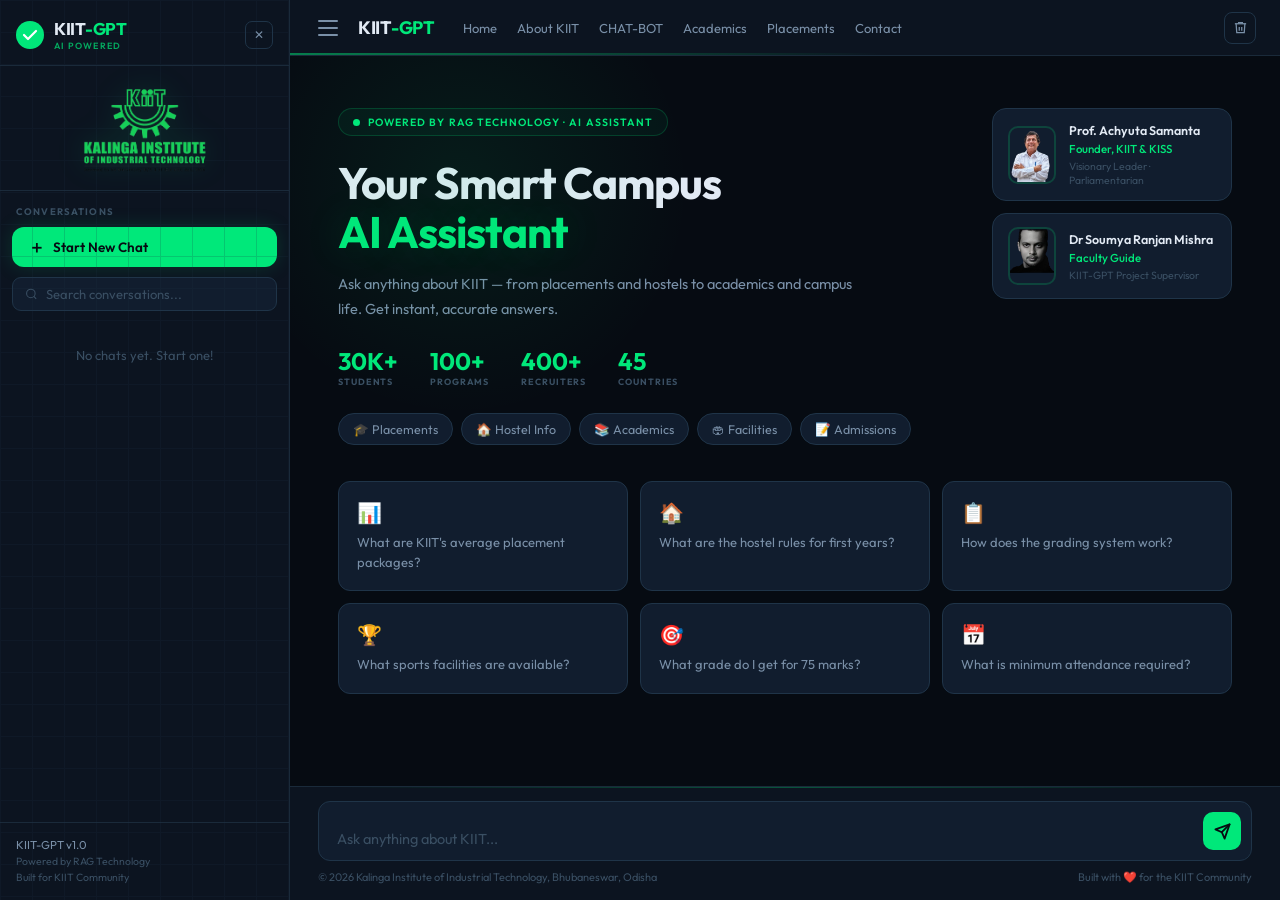
<file: chat.html>
<!DOCTYPE html>
<html lang="en">
<head>
  <meta charset="UTF-8"/>
  <meta name="viewport" content="width=device-width, initial-scale=1.0"/>
  <title>KIIT-GPT · AI Chat</title>
  <link href="https://fonts.googleapis.com/css2?family=Clash+Display:wght@400;500;600;700&family=Outfit:wght@300;400;500;600;700&display=swap" rel="stylesheet"/>
  <link rel="stylesheet" href="main style.css"/>
  <style>
    /* ── Layout override for full-screen chat ── */
    html, body { height: 100%; overflow: hidden; }
    body { display: flex; }

    /* ── Sidebar ── */
    .sidebar {
      width: 290px; min-width: 290px;
      height: 100vh;
      background: var(--surface);
      border-right: 1px solid var(--border);
      display: flex; flex-direction: column;
      transition: transform 0.28s var(--ease), min-width 0.28s var(--ease), width 0.28s var(--ease);
      overflow: hidden;
      z-index: 200;
      position: relative;
    }
    .sidebar.hidden { transform: translateX(-100%); width: 0; min-width: 0; }
    .sidebar::before {
      content: '';
      position: absolute; inset: 0;
      background-image: linear-gradient(var(--border2) 1px, transparent 1px), linear-gradient(90deg, var(--border2) 1px, transparent 1px);
      background-size: 32px 32px;
      opacity: 0.18;
      pointer-events: none;
    }
    .sidebar-brand { display: flex; align-items: center; justify-content: space-between; padding: 18px 16px 14px; border-bottom: 1px solid var(--border); position: relative; }
    .brand-logo { display: flex; align-items: center; gap: 10px; }
    .brand-name { font-family: var(--display); font-size: 17px; font-weight: 700; color: var(--text); letter-spacing: -0.3px; }
    .brand-name span { color: var(--green); }
    .brand-tag { font-size: 9px; font-weight: 600; letter-spacing: 0.12em; color: var(--green); opacity: 0.7; margin-top: 1px; }
    .sidebar-close { background: none; border: 1px solid var(--border2); color: var(--text-muted); width: 28px; height: 28px; border-radius: 7px; cursor: pointer; font-size: 12px; display: flex; align-items: center; justify-content: center; transition: all 0.18s; }
    .sidebar-close:hover { border-color: var(--green); color: var(--green); }
    .kiit-logo-wrap { display: flex; flex-direction: column; align-items: center; padding: 18px 16px 14px; border-bottom: 1px solid var(--border); gap: 8px; }
    .kiit-real-logo { width: 130px; object-fit: contain; filter: drop-shadow(0 0 14px #00e87a30); }
    .sidebar-section-label { font-size: 9.5px; font-weight: 700; letter-spacing: 0.12em; color: var(--text-dim); padding: 14px 16px 6px; text-transform: uppercase; }
    .btn-new-chat { margin: 4px 12px 10px; padding: 11px 16px; background: var(--green); color: #060b12; border: none; border-radius: var(--radius); font-family: var(--font); font-size: 13.5px; font-weight: 600; cursor: pointer; display: flex; align-items: center; gap: 8px; transition: all 0.2s; box-shadow: 0 0 20px var(--green-glow); }
    .btn-new-chat:hover { background: #00ff85; transform: translateY(-1px); }
    .btn-icon { font-size: 17px; line-height: 1; }
    .search-box { margin: 0 12px 8px; display: flex; align-items: center; gap: 8px; background: var(--surface2); border: 1px solid var(--border2); border-radius: 9px; padding: 8px 12px; color: var(--text-dim); }
    .search-box input { background: none; border: none; outline: none; color: var(--text); font-family: var(--font); font-size: 13px; width: 100%; }
    .search-box input::placeholder { color: var(--text-dim); }
    .history-list { flex: 1; overflow-y: auto; padding: 4px 8px; scrollbar-width: thin; scrollbar-color: var(--border2) transparent; }
    .history-item { display: flex; align-items: center; justify-content: space-between; padding: 9px 10px; border-radius: 9px; cursor: pointer; transition: background 0.18s; gap: 6px; margin-bottom: 2px; }
    .history-item:hover { background: var(--surface2); }
    .history-item.active { background: var(--green-glow2); border: 1px solid #00e87a20; }
    .history-item-text { font-size: 13px; color: var(--text-muted); white-space: nowrap; overflow: hidden; text-overflow: ellipsis; flex: 1; }
    .history-item.active .history-item-text { color: var(--green); }
    .history-del { background: none; border: none; color: var(--text-dim); cursor: pointer; font-size: 13px; padding: 2px 5px; border-radius: 4px; opacity: 0; transition: opacity 0.15s, color 0.15s; }
    .history-item:hover .history-del { opacity: 1; }
    .history-del:hover { color: #e05c5c; }
    .history-empty { text-align: center; color: var(--text-dim); font-size: 13px; padding: 24px 16px; }
    .sidebar-footer { padding: 14px 16px; border-top: 1px solid var(--border); }
    .footer-line { font-size: 11.5px; color: var(--text-muted); margin-bottom: 2px; }
    .footer-line.dim { color: var(--text-dim); font-size: 10.5px; }
    .sidebar-nav-links { padding: 8px 12px 4px; display: flex; flex-direction: column; gap: 2px; border-bottom: 1px solid var(--border); }
    .sidebar-nav-links a { font-size: 13px; color: var(--text-muted); text-decoration: none; padding: 7px 10px; border-radius: 8px; transition: all 0.18s; display: flex; align-items: center; gap: 8px; }
    .sidebar-nav-links a:hover { color: var(--green); background: var(--green-glow2); }

    /* ── Main ── */
    .main { flex: 1; display: flex; flex-direction: column; height: 100vh; overflow: hidden; }
    .topnav-chat { display: flex; align-items: center; gap: 16px; padding: 0 24px; height: 56px; background: var(--surface); border-bottom: 1px solid var(--border); flex-shrink: 0; position: relative; }
    .topnav-chat::after { content: ''; position: absolute; bottom: 0; left: 0; right: 0; height: 2px; background: linear-gradient(90deg, var(--green), transparent 60%); opacity: 0.5; }
    .topnav-brand-sm { font-family: var(--display); font-size: 18px; font-weight: 700; color: var(--text); letter-spacing: -0.3px; white-space: nowrap; }
    .topnav-brand-sm span { color: var(--green); }
    .topnav-links-sm { display: flex; align-items: center; gap: 20px; margin-left: 12px; flex: 1; }
    .topnav-links-sm a { text-decoration: none; font-size: 13px; color: var(--text-muted); transition: color 0.18s; white-space: nowrap; }
    .topnav-links-sm a:hover { color: var(--green); }
    .icon-btn-sm { background: none; border: 1px solid var(--border2); color: var(--text-muted); width: 32px; height: 32px; border-radius: 8px; cursor: pointer; display: flex; align-items: center; justify-content: center; transition: all 0.18s; flex-shrink: 0; }
    .icon-btn-sm:hover { border-color: #e05c5c; color: #e05c5c; background: #e05c5c10; }

    /* ── Chat Area ── */
    .chat-area { flex: 1; overflow-y: auto; scrollbar-width: thin; scrollbar-color: var(--border2) transparent; position: relative; }

    /* ── Home Screen ── */
    .home-screen { min-height: 100%; display: flex; flex-direction: column; }
    .hero-chat { padding: 52px 48px 36px; position: relative; overflow: hidden; }
    .hero-chat::before { content: ''; position: absolute; top: -120px; left: -80px; width: 500px; height: 500px; background: radial-gradient(ellipse, #00e87a14 0%, transparent 65%); pointer-events: none; }
    .hero-badge-sm { display: inline-flex; align-items: center; gap: 8px; font-size: 10.5px; font-weight: 600; letter-spacing: 0.1em; color: var(--green); border: 1px solid #00e87a30; background: #00e87a0c; padding: 6px 14px; border-radius: 100px; margin-bottom: 22px; }
    .hero-title-sm { font-family: var(--display); font-size: clamp(28px, 3.5vw, 44px); font-weight: 700; line-height: 1.12; letter-spacing: -1px; color: var(--text); margin-bottom: 14px; }
    .hero-title-sm .green { color: var(--green); text-shadow: 0 0 40px #00e87a30; }
    .hero-sub-sm { font-size: 14.5px; color: var(--text-muted); max-width: 520px; line-height: 1.75; margin-bottom: 28px; }
    .stats-row-sm { display: flex; gap: 32px; margin-bottom: 26px; flex-wrap: wrap; }
    .stat-sm { display: flex; flex-direction: column; }
    .stat-num-sm { font-family: var(--display); font-size: 24px; font-weight: 700; color: var(--green); line-height: 1; }
    .stat-label-sm { font-size: 9px; font-weight: 700; letter-spacing: 0.1em; color: var(--text-dim); margin-top: 3px; }
    .category-pills { display: flex; flex-wrap: wrap; gap: 8px; }
    .pill { padding: 7px 14px; border-radius: 100px; border: 1px solid var(--border2); background: var(--surface2); color: var(--text-muted); font-family: var(--font); font-size: 12.5px; cursor: pointer; transition: all 0.2s; }
    .pill:hover { border-color: var(--green); color: var(--green); background: var(--green-glow2); transform: translateY(-1px); }
    .prof-cards { display: flex; flex-direction: column; gap: 12px; position: absolute; top: 52px; right: 48px; width: 240px; }
    .hero-chat { position: relative; }
    .prof-card { display: flex; align-items: center; gap: 13px; background: var(--surface2); border: 1px solid var(--border2); border-radius: 14px; padding: 13px 15px; transition: border-color 0.2s; }
    .prof-card:hover { border-color: var(--green); }
    .prof-img { width: 48px; height: 58px; object-fit: cover; object-position: top center; border-radius: 10px; border: 2px solid #00e87a30; flex-shrink: 0; background: #111d2e; }
    .prof-info { display: flex; flex-direction: column; gap: 3px; }
    .prof-name { font-size: 12.5px; font-weight: 600; color: var(--text); }
    .prof-role { font-size: 11.5px; font-weight: 500; color: var(--green); }
    .prof-desc { font-size: 10.5px; color: var(--text-dim); }
    .cards-section { padding: 0 48px 48px; }
    .cards-grid { display: grid; grid-template-columns: repeat(auto-fill, minmax(220px, 1fr)); gap: 12px; }
    .card-chip { background: var(--surface2); border: 1px solid var(--border2); border-radius: var(--radius); padding: 18px; cursor: pointer; text-align: left; font-family: var(--font); transition: all 0.22s; display: flex; flex-direction: column; gap: 8px; }
    .card-chip:hover { border-color: var(--green); background: #00e87a08; transform: translateY(-2px); box-shadow: 0 8px 24px #00000040, 0 0 0 1px #00e87a20; }
    .card-icon { font-size: 20px; }
    .card-text { font-size: 13px; color: var(--text-muted); line-height: 1.5; }
    .card-chip:hover .card-text { color: var(--text); }

    /* ── Messages ── */
    .messages { padding: 28px 0 12px; }
    .msg-row { display: flex; padding: 8px 28px; gap: 14px; animation: slideUp 0.22s ease both; }
    .msg-row.user { justify-content: flex-end; }
    @keyframes slideUp { from { opacity: 0; transform: translateY(8px); } to { opacity: 1; transform: translateY(0); } }
    .avatar { width: 34px; height: 34px; border-radius: 10px; display: flex; align-items: center; justify-content: center; font-size: 15px; flex-shrink: 0; margin-top: 2px; }
    .bot-av { background: linear-gradient(135deg, var(--green), var(--green-dim)); box-shadow: 0 0 12px var(--green-glow); color: #060b12; font-weight: 700; font-size: 13px; font-family: var(--display); }
    .user-av { background: var(--surface2); border: 1px solid var(--border2); }
    .bubble { max-width: min(70%, 700px); padding: 13px 18px; border-radius: 14px; font-size: 14.5px; line-height: 1.75; white-space: pre-wrap; word-break: break-word; }
    .msg-row.bot .bubble { background: var(--surface2); border: 1px solid var(--border2); border-bottom-left-radius: 4px; color: var(--text); }
    .msg-row.user .bubble { background: #00e87a15; border: 1px solid #00e87a30; border-bottom-right-radius: 4px; color: #c8f0da; }
    .typing { display: flex; gap: 5px; align-items: center; padding: 4px 0; }
    .typing span { width: 7px; height: 7px; border-radius: 50%; background: var(--green); opacity: 0.4; animation: typingDot 1.3s infinite; }
    .typing span:nth-child(2) { animation-delay: 0.2s; }
    .typing span:nth-child(3) { animation-delay: 0.4s; }
    @keyframes typingDot { 0%,60%,100%{opacity:0.2;transform:scale(0.8)}30%{opacity:1;transform:scale(1)} }

    /* ── Input ── */
    .input-bar { padding: 14px 28px 16px; border-top: 1px solid var(--border); background: var(--surface); flex-shrink: 0; position: relative; }
    .input-bar::before { content: ''; position: absolute; top: 0; left: 5%; right: 5%; height: 1px; background: linear-gradient(90deg, transparent, var(--green), transparent); opacity: 0.3; }
    .input-inner { display: flex; align-items: flex-end; gap: 10px; background: var(--surface2); border: 1px solid var(--border2); border-radius: var(--radius); padding: 10px 10px 10px 18px; transition: border-color 0.2s, box-shadow 0.2s; }
    .input-inner:focus-within { border-color: var(--green); box-shadow: 0 0 0 3px var(--green-glow); }
    .input-inner textarea { flex: 1; background: none; border: none; outline: none; color: var(--text); font-family: var(--font); font-size: 14.5px; resize: none; max-height: 160px; line-height: 1.6; }
    .input-inner textarea::placeholder { color: var(--text-dim); }
    .send-btn { width: 38px; height: 38px; border-radius: 10px; border: none; background: var(--green); color: #060b12; cursor: pointer; display: flex; align-items: center; justify-content: center; flex-shrink: 0; font-weight: 700; transition: all 0.2s; }
    .send-btn:hover { background: #00ff85; transform: scale(1.06); box-shadow: 0 0 16px #00e87a50; }
    .send-btn:disabled { opacity: 0.35; cursor: not-allowed; transform: none; box-shadow: none; }
    .input-footer { display: flex; justify-content: space-between; font-size: 11px; color: var(--text-dim); margin-top: 9px; flex-wrap: wrap; gap: 4px; }

    @media (max-width: 900px) {
      .topnav-links-sm { display: none; }
      .hero-chat { padding: 32px 24px 24px; }
      .cards-section { padding: 0 24px 32px; }
      .msg-row { padding: 8px 16px; }
      .input-bar { padding: 12px 16px 14px; }
    }
    @media (max-width: 640px) {
      .sidebar { position: fixed; left: 0; top: 0; }
      .sidebar.hidden { transform: translateX(-100%); width: 290px; min-width: 290px; }
      .prof-cards { position: static; width: 100%; flex-direction: row; flex-wrap: wrap; margin-top: 24px; }
      .prof-card { flex: 1; min-width: 180px; }
    }
  </style>
</head>
<body>

<!-- SIDEBAR -->
<aside class="sidebar" id="sidebar">
  <div class="sidebar-brand">
    <div class="brand-logo">
      <svg width="28" height="28" viewBox="0 0 28 28" fill="none"><circle cx="14" cy="14" r="14" fill="url(#lg1)"/><path d="M8 14l4 4 8-8" stroke="white" stroke-width="2.2" stroke-linecap="round" stroke-linejoin="round"/><defs><linearGradient id="lg1" x1="0" y1="0" x2="28" y2="28"><stop offset="0%" stop-color="#00e87a"/><stop offset="100%" stop-color="#00b85c"/></linearGradient></defs></svg>
      <div><div class="brand-name">KIIT<span>-GPT</span></div><div class="brand-tag">AI POWERED</div></div>
    </div>
    <button class="sidebar-close" id="sidebarClose">✕</button>
  </div>
  <div class="kiit-logo-wrap">
    <img src="images/kiit_logo.png" alt="KIIT Logo" class="kiit-real-logo"/>
  </div>
  <div class="sidebar-section-label">CONVERSATIONS</div>
  <button class="btn-new-chat" id="newChatBtn"><span class="btn-icon">＋</span> Start New Chat</button>
  <div class="search-box">
    <svg width="14" height="14" viewBox="0 0 24 24" fill="none" stroke="currentColor" stroke-width="2"><circle cx="11" cy="11" r="8"/><path d="m21 21-4.35-4.35"/></svg>
    <input type="text" id="searchHistory" placeholder="Search conversations..." autocomplete="off"/>
  </div>
  <div class="history-list" id="historyList"></div>
  <div class="sidebar-footer">
    <div class="footer-line">KIIT-GPT v1.0</div>
    <div class="footer-line dim">Powered by RAG Technology</div>
    <div class="footer-line dim">Built for KIIT Community</div>
  </div>
</aside>

<!-- MAIN -->
<div class="main" id="main">
  <nav class="topnav-chat">
    <button class="hamburger" id="openSidebar" style="display:flex;flex-direction:column;gap:5px;background:none;border:none;cursor:pointer;padding:4px;">
      <span style="display:block;width:20px;height:2px;background:var(--text-muted);border-radius:2px;"></span>
      <span style="display:block;width:20px;height:2px;background:var(--text-muted);border-radius:2px;"></span>
      <span style="display:block;width:20px;height:2px;background:var(--text-muted);border-radius:2px;"></span>
    </button>
    <div class="topnav-brand-sm">KIIT<span>-GPT</span></div>
    <div class="topnav-links-sm">
      <a href="home.html">Home</a>

      <a href="about.html">About KIIT</a>
      <a href="index.html">CHAT-BOT
      </a>
      <a href="academics.html">Academics</a>
      <a href="placements.html">Placements</a>
      <a href="contact.html">Contact</a>
    </div>
    <button class="icon-btn-sm" id="clearBtn" title="Clear chat" style="margin-left:auto;">
      <svg width="15" height="15" viewBox="0 0 24 24" fill="none" stroke="currentColor" stroke-width="2"><polyline points="3 6 5 6 21 6"/><path d="M19 6l-1 14H6L5 6"/><path d="M10 11v6M14 11v6"/><path d="M9 6V4h6v2"/></svg>
    </button>
  </nav>

  <div class="chat-area" id="chatArea">
    <div class="home-screen" id="homeScreen">
      <div class="hero-chat">
        <div class="hero-badge-sm"><span class="pulse-dot"></span>POWERED BY RAG TECHNOLOGY · AI ASSISTANT</div>
        <h1 class="hero-title-sm">Your Smart Campus<br/><span class="green">AI Assistant</span></h1>
        <p class="hero-sub-sm">Ask anything about KIIT — from placements and hostels to academics and campus life. Get instant, accurate answers.</p>
        <div class="stats-row-sm">
          <div class="stat-sm"><span class="stat-num-sm">30K+</span><span class="stat-label-sm">STUDENTS</span></div>
          <div class="stat-sm"><span class="stat-num-sm">100+</span><span class="stat-label-sm">PROGRAMS</span></div>
          <div class="stat-sm"><span class="stat-num-sm">400+</span><span class="stat-label-sm">RECRUITERS</span></div>
          <div class="stat-sm"><span class="stat-num-sm">45</span><span class="stat-label-sm">COUNTRIES</span></div>
        </div>
        <div class="category-pills">
          <button class="pill" onclick="fillSuggestion(this)">🎓 Placements</button>
          <button class="pill" onclick="fillSuggestion(this)">🏠 Hostel Info</button>
          <button class="pill" onclick="fillSuggestion(this)">📚 Academics</button>
          <button class="pill" onclick="fillSuggestion(this)">🏟 Facilities</button>
          <button class="pill" onclick="fillSuggestion(this)">📝 Admissions</button>
        </div>
        <div class="prof-cards">
          <div class="prof-card">
            <img src="images/Samantha_image.png" alt="Prof. Achyuta Samanta" class="prof-img"/>
            <div class="prof-info"><div class="prof-name">Prof. Achyuta Samanta</div><div class="prof-role">Founder, KIIT &amp; KISS</div><div class="prof-desc">Visionary Leader · Parliamentarian</div></div>
          </div>
          <div class="prof-card">
            <img src="images/saumya_image.png" alt="Dr Soumya Ranjan Mishra" class="prof-img"/>
            <div class="prof-info"><div class="prof-name">Dr Soumya Ranjan Mishra</div><div class="prof-role">Faculty Guide</div><div class="prof-desc">KIIT-GPT Project Supervisor</div></div>
          </div>
        </div>
      </div>
      <div class="cards-section">
        <div class="cards-grid">
          <button class="card-chip" onclick="fillSuggestion(this)"><div class="card-icon">📊</div><div class="card-text">What are KIIT's average placement packages?</div></button>
          <button class="card-chip" onclick="fillSuggestion(this)"><div class="card-icon">🏠</div><div class="card-text">What are the hostel rules for first years?</div></button>
          <button class="card-chip" onclick="fillSuggestion(this)"><div class="card-icon">📋</div><div class="card-text">How does the grading system work?</div></button>
          <button class="card-chip" onclick="fillSuggestion(this)"><div class="card-icon">🏆</div><div class="card-text">What sports facilities are available?</div></button>
          <button class="card-chip" onclick="fillSuggestion(this)"><div class="card-icon">🎯</div><div class="card-text">What grade do I get for 75 marks?</div></button>
          <button class="card-chip" onclick="fillSuggestion(this)"><div class="card-icon">📅</div><div class="card-text">What is minimum attendance required?</div></button>
        </div>
      </div>
    </div>
    <div class="messages" id="messages"></div>
  </div>

  <div class="input-bar">
    <div class="input-inner">
      <textarea id="question" placeholder="Ask anything about KIIT..." rows="1"></textarea>
      <button class="send-btn" id="sendBtn" onclick="ask()">
        <svg viewBox="0 0 24 24" fill="none" stroke="currentColor" stroke-width="2.5" stroke-linecap="round" stroke-linejoin="round" width="17" height="17"><line x1="22" y1="2" x2="11" y2="13"/><polygon points="22 2 15 22 11 13 2 9 22 2"/></svg>
      </button>
    </div>
    <div class="input-footer">
      <span>© 2026 Kalinga Institute of Industrial Technology, Bhubaneswar, Odisha</span>
      <span>Built with ❤️ for the KIIT Community</span>
    </div>
  </div>
  
</div>

<script>
const API_URL   = "http://127.0.0.1:8000/chat";
const STORE_KEY = "kiitgpt_chats";
let chats = [], activeChatId = null;

const sidebar     = document.getElementById("sidebar");
const historyList = document.getElementById("historyList");
const searchInput = document.getElementById("searchHistory");
const messagesEl  = document.getElementById("messages");
const homeScreen  = document.getElementById("homeScreen");
const chatArea    = document.getElementById("chatArea");
const questionEl  = document.getElementById("question");
const sendBtn     = document.getElementById("sendBtn");

function init() { loadFromStorage(); renderHistory(); chats.length > 0 ? loadChat(chats[0].id) : showHome(); }
function loadFromStorage() { try { chats = JSON.parse(localStorage.getItem(STORE_KEY)) || []; } catch { chats = []; } }
function save() { localStorage.setItem(STORE_KEY, JSON.stringify(chats)); }
function createChat() { const id = Date.now().toString(); chats.unshift({ id, title: "New Chat", messages: [] }); save(); loadChat(id); renderHistory(); }
function loadChat(id) { activeChatId = id; const chat = chats.find(c => c.id === id); if (!chat) return; messagesEl.innerHTML = ""; chat.messages.length === 0 ? showHome() : (hideHome(), chat.messages.forEach(m => appendBubble(m.role, m.text, false))); renderHistory(); scrollBottom(); }
function deleteChat(id, e) { e.stopPropagation(); chats = chats.filter(c => c.id !== id); save(); if (activeChatId === id) { messagesEl.innerHTML = ""; activeChatId = null; chats.length > 0 ? loadChat(chats[0].id) : showHome(); } renderHistory(); }
function pushMessage(role, text) { const chat = chats.find(c => c.id === activeChatId); if (!chat) return; chat.messages.push({ role, text }); if (role === "user" && chat.messages.filter(m => m.role === "user").length === 1) chat.title = text.length > 40 ? text.slice(0,40)+"…" : text; save(); renderHistory(); }
function renderHistory(filter = "") { const list = chats.filter(c => c.title.toLowerCase().includes(filter.toLowerCase())); historyList.innerHTML = list.length === 0 ? `<div class="history-empty">${filter ? "No matching chats." : "No chats yet. Start one!"}</div>` : list.map(c => `<div class="history-item ${c.id===activeChatId?"active":""}" onclick="loadChat('${c.id}')"><span class="history-item-text" title="${esc(c.title)}">${esc(c.title)}</span><button class="history-del" onclick="deleteChat('${c.id}',event)">✕</button></div>`).join(""); }
function appendBubble(role, text, animate = true) { hideHome(); const row = document.createElement("div"); row.className = `msg-row ${role}`; if (!animate) row.style.animation = "none"; row.innerHTML = role === "bot" ? `<div class="avatar bot-av">AI</div><div class="bubble">${esc(text)}</div>` : `<div class="bubble">${esc(text)}</div><div class="avatar user-av">👤</div>`; messagesEl.appendChild(row); scrollBottom(); return row; }
function showTyping() { const row = document.createElement("div"); row.className = "msg-row bot"; row.id = "typingRow"; row.innerHTML = `<div class="avatar bot-av">AI</div><div class="bubble"><div class="typing"><span></span><span></span><span></span></div></div>`; messagesEl.appendChild(row); scrollBottom(); }
function removeTyping() { const el = document.getElementById("typingRow"); if (el) el.remove(); }
async function ask() { const query = questionEl.value.trim(); if (!query) return; if (!activeChatId) createChat(); appendBubble("user", query); pushMessage("user", query); questionEl.value = ""; autoResize(); sendBtn.disabled = true; showTyping(); try { const res = await fetch(API_URL, { method:"POST", headers:{"Content-Type":"application/json"}, body:JSON.stringify({query}) }); removeTyping(); let answer; if (!res.ok) { const err = await res.json().catch(()=>({})); answer = `❌ Error ${res.status}: ${err.detail||"Something went wrong."}`; } else { const data = await res.json(); answer = data.answer; } appendBubble("bot", answer); pushMessage("bot", answer); } catch { removeTyping(); const answer = "❌ Cannot connect to backend. Make sure the server is running on port 8000."; appendBubble("bot", answer); pushMessage("bot", answer); } sendBtn.disabled = false; questionEl.focus(); }
function fillSuggestion(el) { const text = el.dataset.query || el.querySelector(".card-text")?.textContent || el.textContent; questionEl.value = text.trim(); autoResize(); ask(); }
function showHome() { homeScreen.style.display = "flex"; homeScreen.style.flexDirection = "column"; }
function hideHome() { homeScreen.style.display = "none"; }
document.getElementById("newChatBtn").addEventListener("click", createChat);
document.getElementById("openSidebar").addEventListener("click", () => sidebar.classList.remove("hidden"));
document.getElementById("sidebarClose").addEventListener("click", () => sidebar.classList.add("hidden"));
document.getElementById("clearBtn").addEventListener("click", () => { const chat = chats.find(c => c.id === activeChatId); if (!chat) return; chat.messages = []; chat.title = "New Chat"; save(); messagesEl.innerHTML = ""; showHome(); renderHistory(); });
searchInput.addEventListener("input", () => renderHistory(searchInput.value));
questionEl.addEventListener("keydown", e => { if (e.key === "Enter" && !e.shiftKey) { e.preventDefault(); ask(); } });
questionEl.addEventListener("input", autoResize);
function autoResize() { questionEl.style.height = "auto"; questionEl.style.height = Math.min(questionEl.scrollHeight,160)+"px"; }
function scrollBottom() { requestAnimationFrame(() => { chatArea.scrollTop = chatArea.scrollHeight; }); }
function esc(s) { return String(s).replace(/&/g,"&amp;").replace(/</g,"&lt;").replace(/>/g,"&gt;").replace(/"/g,"&quot;").replace(/'/g,"&#039;"); }
init();
</script>
</body>
</html>
</file>
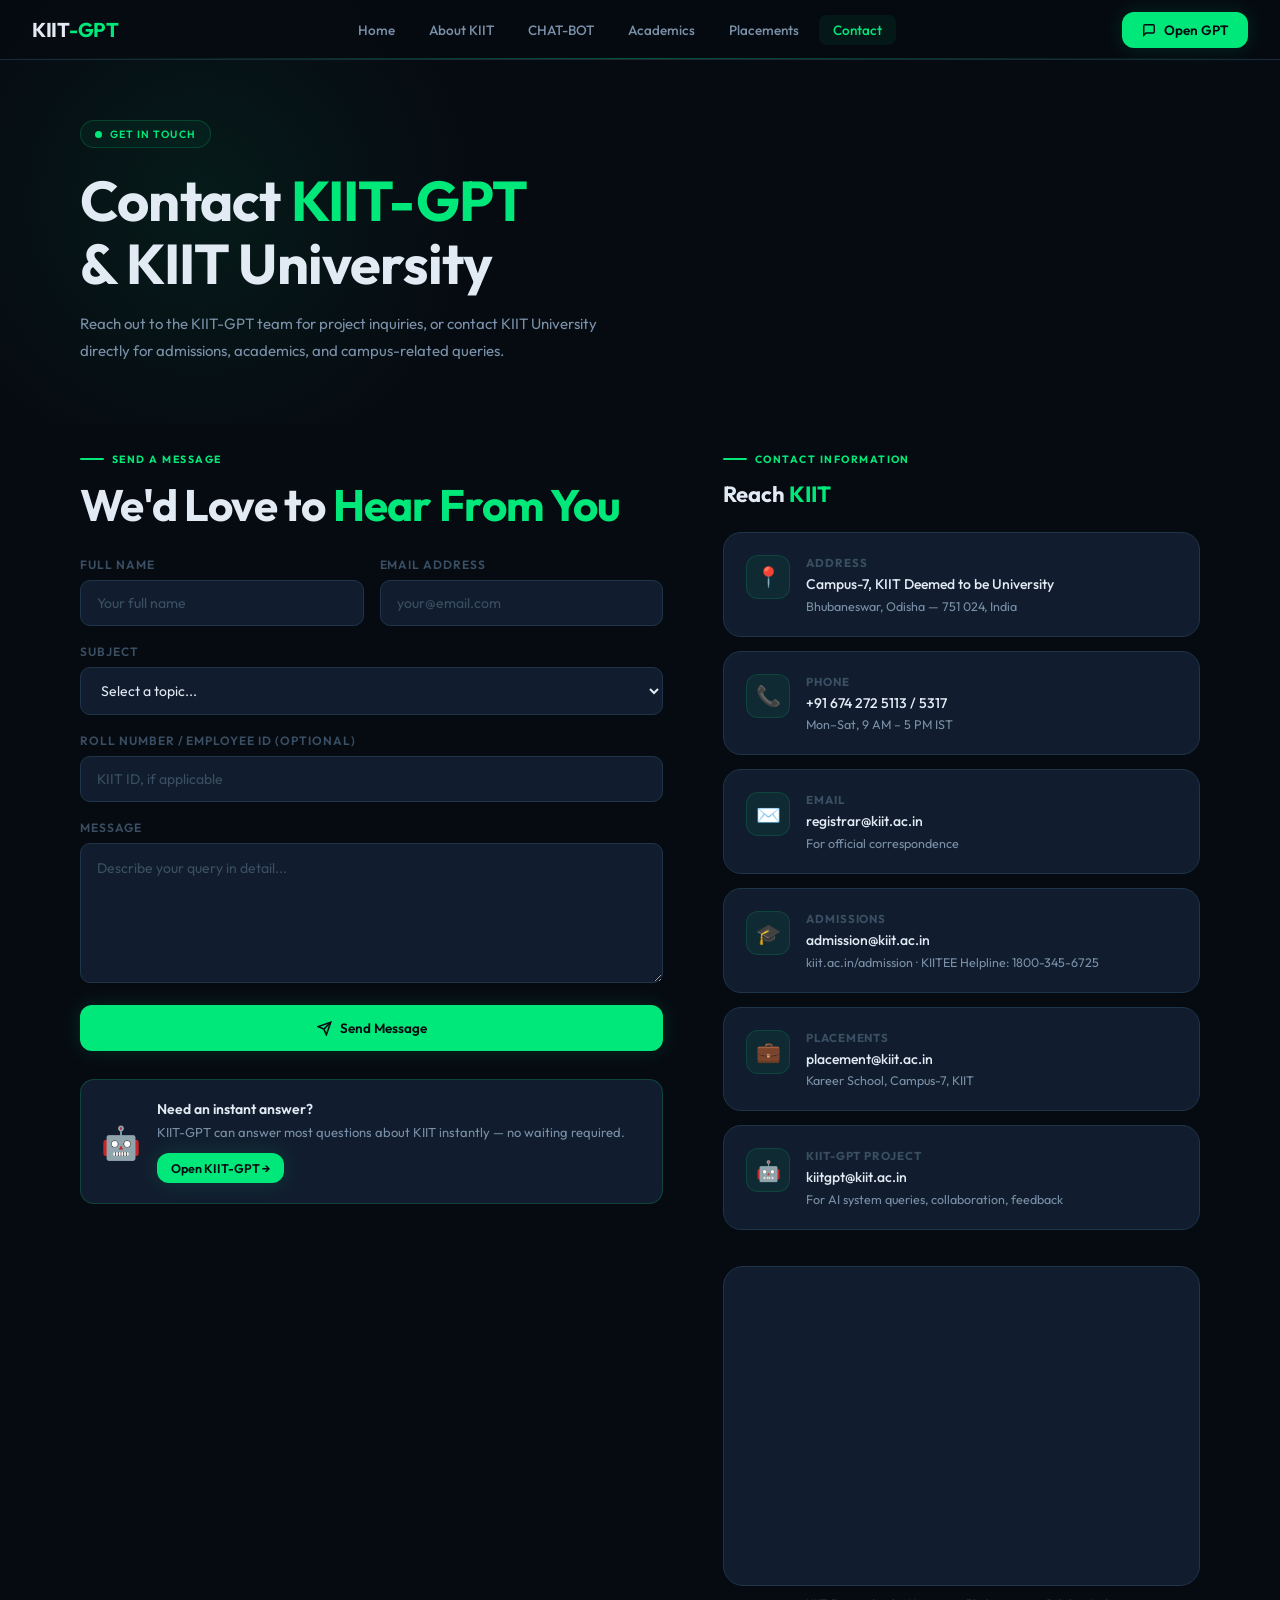
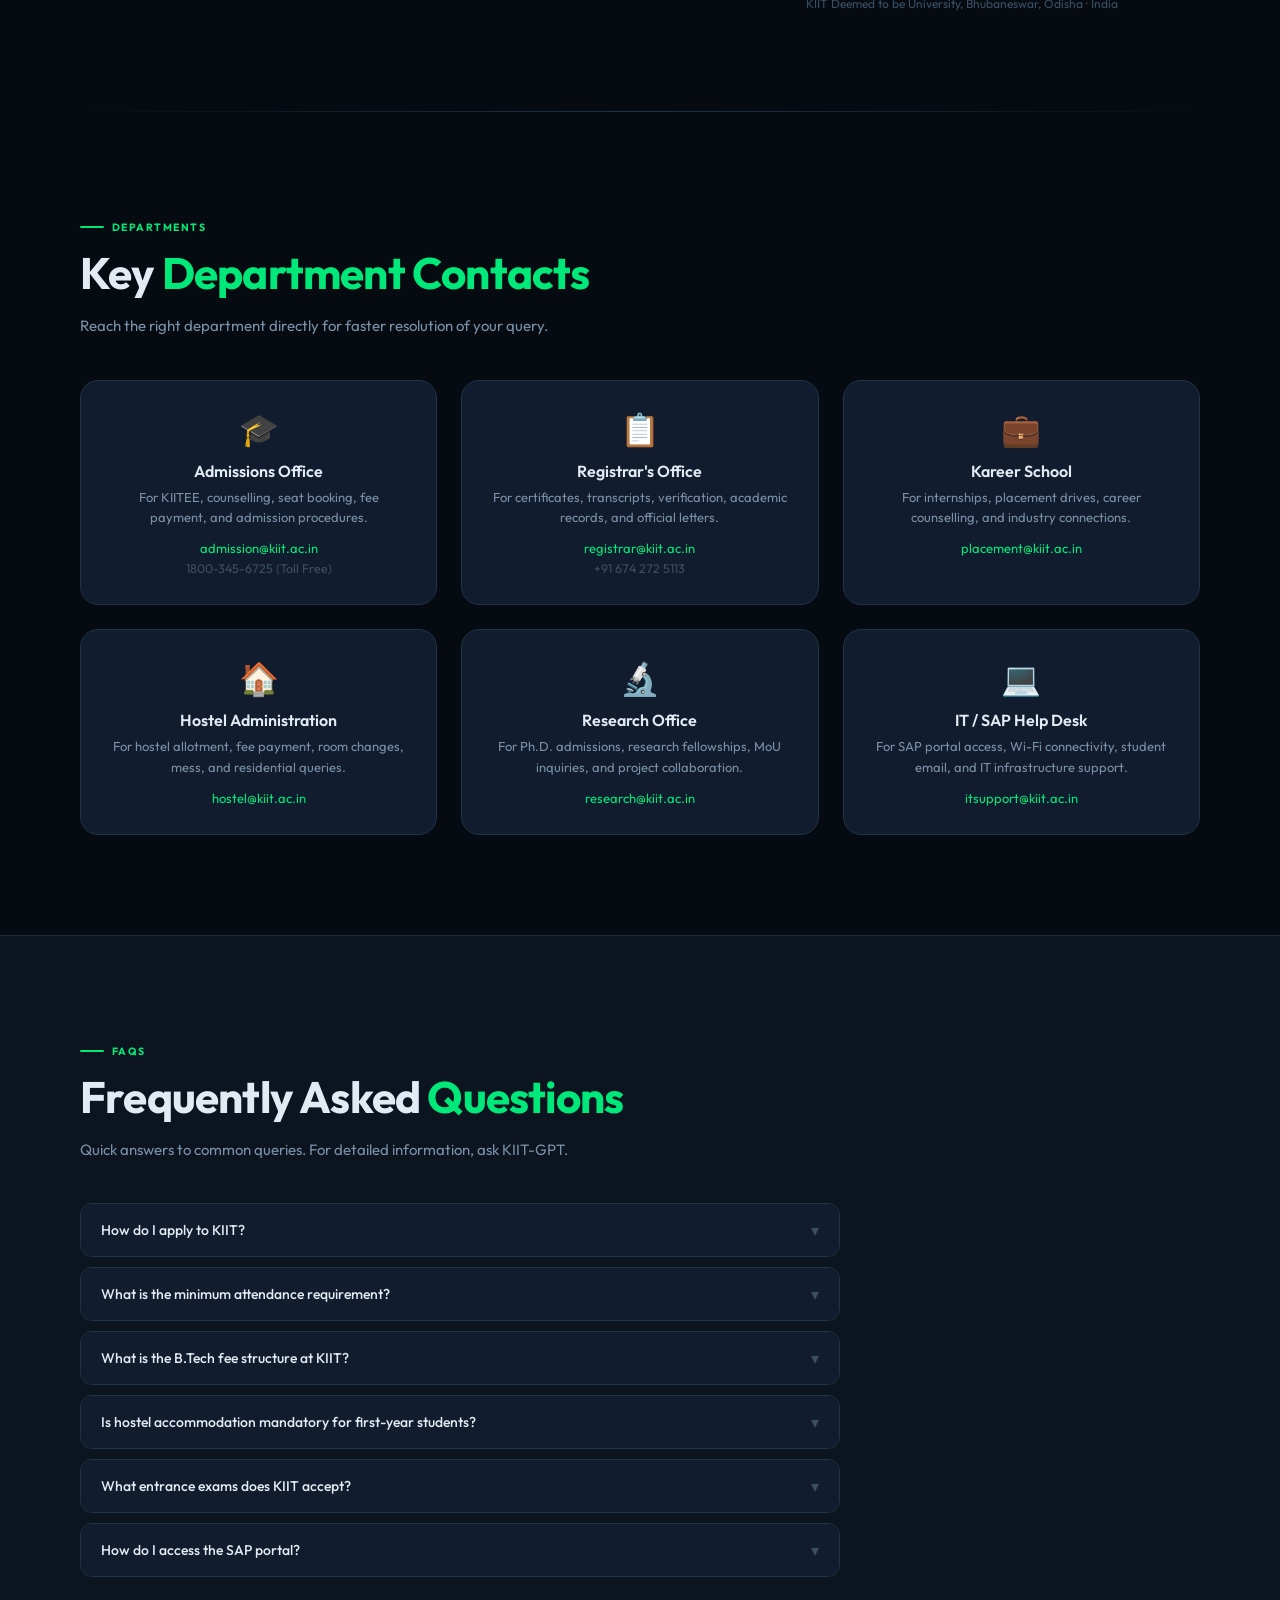
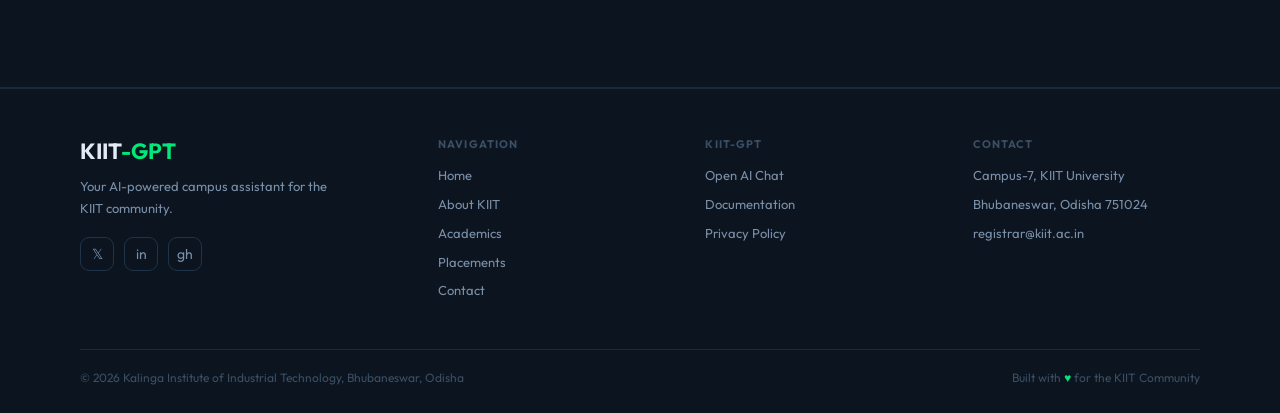
<file: contact.html>
<!DOCTYPE html>
<html lang="en">
<head>
  <meta charset="UTF-8"/>
  <meta name="viewport" content="width=device-width, initial-scale=1.0"/>
  <title>Contact · KIIT-GPT</title>
  <link href="https://fonts.googleapis.com/css2?family=Clash+Display:wght@400;500;600;700&family=Outfit:wght@300;400;500;600;700&display=swap" rel="stylesheet"/>
  <link rel="stylesheet" href="main style.css"/>
  <style>
    /* ── Contact Form ── */
    .contact-form { display: flex; flex-direction: column; gap: 18px; }
    .form-group label {
      display: block;
      font-size: 12px;
      font-weight: 600;
      letter-spacing: 0.08em;
      text-transform: uppercase;
      color: var(--text-dim);
      margin-bottom: 8px;
    }
    .form-control {
      width: 100%;
      background: var(--surface2);
      border: 1px solid var(--border2);
      border-radius: 10px;
      padding: 13px 16px;
      font-family: var(--font);
      font-size: 14px;
      color: var(--text);
      transition: all 0.2s;
      outline: none;
    }
    .form-control::placeholder { color: var(--text-dim); }
    .form-control:focus {
      border-color: var(--green);
      box-shadow: 0 0 0 3px var(--green-glow);
    }
    textarea.form-control { resize: vertical; min-height: 140px; line-height: 1.65; }
    select.form-control option { background: var(--surface2); }

    .form-row { display: grid; grid-template-columns: 1fr 1fr; gap: 16px; }

    /* ── Info Cards ── */
    .info-card {
      display: flex;
      align-items: flex-start;
      gap: 16px;
      padding: 22px;
      background: var(--surface2);
      border: 1px solid var(--border2);
      border-radius: var(--radius-lg);
      transition: all 0.2s;
    }
    .info-card:hover { border-color: var(--green); background: var(--green-glow3); }
    .info-icon {
      width: 44px; height: 44px;
      background: var(--green-glow2);
      border: 1px solid #00e87a25;
      border-radius: 12px;
      display: flex; align-items: center; justify-content: center;
      font-size: 20px;
      flex-shrink: 0;
    }
    .info-label { font-size: 11.5px; font-weight: 700; letter-spacing: 0.08em; text-transform: uppercase; color: var(--text-dim); margin-bottom: 4px; }
    .info-value { font-size: 14px; color: var(--text); font-weight: 500; line-height: 1.55; }
    .info-sub { font-size: 12.5px; color: var(--text-muted); margin-top: 2px; }

    /* ── Map embed placeholder ── */
    .map-block {
      background: var(--surface2);
      border: 1px solid var(--border2);
      border-radius: 20px;
      overflow: hidden;
      height: 320px;
      position: relative;
      display: flex;
      align-items: center;
      justify-content: center;
    }
    .map-placeholder-text { text-align: center; color: var(--text-muted); font-size: 14px; }
    .map-block iframe { position: absolute; inset: 0; width: 100%; height: 100%; border: 0; }

    /* ── FAQ ── */
    .faq-item {
      border: 1px solid var(--border2);
      border-radius: 12px;
      overflow: hidden;
      margin-bottom: 10px;
    }
    .faq-q {
      display: flex;
      align-items: center;
      justify-content: space-between;
      padding: 16px 20px;
      background: var(--surface2);
      cursor: pointer;
      font-size: 14px;
      font-weight: 500;
      color: var(--text);
      gap: 16px;
      transition: background 0.18s;
    }
    .faq-q:hover { background: var(--surface3); }
    .faq-q.open { color: var(--green); }
    .faq-chevron { flex-shrink: 0; transition: transform 0.22s; color: var(--text-dim); font-size: 16px; }
    .faq-q.open .faq-chevron { transform: rotate(180deg); color: var(--green); }
    .faq-a {
      max-height: 0;
      overflow: hidden;
      transition: max-height 0.3s ease, padding 0.3s ease;
      background: var(--surface);
      font-size: 13.5px;
      color: var(--text-muted);
      line-height: 1.7;
      padding: 0 20px;
    }
    .faq-a.open { max-height: 200px; padding: 14px 20px 18px; }

    @media (max-width: 640px) {
      .form-row { grid-template-columns: 1fr; }
    }
  </style>
</head>
<body>

<nav class="topnav">
  <a href="home.html" class="nav-brand">KIIT<span>-GPT</span></a>
  <div class="nav-links">
    <a href="home.html">Home</a><a href="about.html">About KIIT</a>
    <a href="index.html">CHAT-BOT
      </a>
    <a href="academic.html">Academics</a>
    <a href="placements.html">Placements</a><a href="contact.html" class="active">Contact</a>
  </div>
  <div class="nav-cta"><a href="chat.html" class="btn btn-primary"><svg width="14" height="14" viewBox="0 0 24 24" fill="none" stroke="currentColor" stroke-width="2.5"><path d="M21 15a2 2 0 0 1-2 2H7l-4 4V5a2 2 0 0 1 2-2h14a2 2 0 0 1 2 2z"/></svg>Open GPT</a></div>
  <button class="hamburger" id="hamburger"><span></span><span></span><span></span></button>
</nav>
<div class="mobile-nav" id="mobileNav">
  <a href="home.html">Home</a><a href="about.html">About KIIT</a><a href="academics.html">Academics</a><a href="placements.html">Placements</a><a href="contact.html">Contact</a><a href="chat.html" style="color:var(--green)">→ Open KIIT-GPT</a>
</div>

<!-- Hero -->
<div class="page-hero">
  <div class="page-hero-badge"><span class="pulse-dot"></span>GET IN TOUCH</div>
  <h1 class="section-title fade-up" style="font-size:clamp(34px,4.5vw,56px);">
    Contact <span style="color:var(--green)">KIIT-GPT</span><br/>&amp; KIIT University
  </h1>
  <p class="section-sub fade-up delay-1">Reach out to the KIIT-GPT team for project inquiries, or contact KIIT University directly for admissions, academics, and campus-related queries.</p>
</div>

<!-- Main contact grid -->
<section class="section" style="padding-top:20px;">
  <div style="display:grid; grid-template-columns:1.1fr 0.9fr; gap:60px; align-items:start;">

    <!-- Contact Form -->
    <div class="scroll-reveal">
      <div class="section-label">Send a Message</div>
      <h2 class="section-title" style="margin-bottom:28px;">We'd Love to <span style="color:var(--green)">Hear From You</span></h2>

      <form class="contact-form" id="contactForm">
        <div class="form-row">
          <div class="form-group">
            <label>Full Name</label>
            <input type="text" class="form-control" placeholder="Your full name" required/>
          </div>
          <div class="form-group">
            <label>Email Address</label>
            <input type="email" class="form-control" placeholder="your@email.com" required/>
          </div>
        </div>
        <div class="form-group">
          <label>Subject</label>
          <select class="form-control">
            <option value="">Select a topic...</option>
            <option>KIIT-GPT Project Inquiry</option>
            <option>Admissions Query</option>
            <option>Academic Information</option>
            <option>Placement Information</option>
            <option>Hostel &amp; Campus Life</option>
            <option>Research Collaboration</option>
            <option>Technical Support</option>
            <option>Other</option>
          </select>
        </div>
        <div class="form-group">
          <label>Roll Number / Employee ID (optional)</label>
          <input type="text" class="form-control" placeholder="KIIT ID, if applicable"/>
        </div>
        <div class="form-group">
          <label>Message</label>
          <textarea class="form-control" placeholder="Describe your query in detail..."></textarea>
        </div>
        <button type="submit" class="btn btn-primary" style="width:100%; justify-content:center; padding:14px;">
          <svg width="15" height="15" viewBox="0 0 24 24" fill="none" stroke="currentColor" stroke-width="2.5"><line x1="22" y1="2" x2="11" y2="13"/><polygon points="22 2 15 22 11 13 2 9 22 2"/></svg>
          Send Message
        </button>
        <div id="formMsg" style="display:none; text-align:center; padding:14px; background:var(--green-glow2); border:1px solid #00e87a35; border-radius:10px; color:var(--green); font-size:13.5px;">
          ✅ Message sent! We'll get back to you within 24 hours.
        </div>
      </form>

      <!-- Quick AI -->
      <div style="margin-top:28px; padding:20px; background:var(--surface2); border:1px solid #00e87a30; border-radius:14px; display:flex; gap:16px; align-items:center;">
        <div style="font-size:32px;">🤖</div>
        <div>
          <div style="font-size:14px; font-weight:600; margin-bottom:4px;">Need an instant answer?</div>
          <div style="font-size:13px; color:var(--text-muted); line-height:1.6; margin-bottom:10px;">KIIT-GPT can answer most questions about KIIT instantly — no waiting required.</div>
          <a href="chat.html" class="btn btn-primary btn-sm">Open KIIT-GPT →</a>
        </div>
      </div>
    </div>

    <!-- Info -->
    <div class="scroll-reveal delay-2">
      <div class="section-label">Contact Information</div>
      <h3 style="font-family:var(--display); font-size:22px; margin-bottom:24px;">Reach <span style="color:var(--green)">KIIT</span></h3>
      <div style="display:flex; flex-direction:column; gap:14px; margin-bottom:36px;">
        <div class="info-card">
          <div class="info-icon">📍</div>
          <div>
            <div class="info-label">Address</div>
            <div class="info-value">Campus-7, KIIT Deemed to be University</div>
            <div class="info-sub">Bhubaneswar, Odisha — 751 024, India</div>
          </div>
        </div>
        <div class="info-card">
          <div class="info-icon">📞</div>
          <div>
            <div class="info-label">Phone</div>
            <div class="info-value">+91 674 272 5113 / 5317</div>
            <div class="info-sub">Mon–Sat, 9 AM – 5 PM IST</div>
          </div>
        </div>
        <div class="info-card">
          <div class="info-icon">✉️</div>
          <div>
            <div class="info-label">Email</div>
            <div class="info-value">registrar@kiit.ac.in</div>
            <div class="info-sub">For official correspondence</div>
          </div>
        </div>
        <div class="info-card">
          <div class="info-icon">🎓</div>
          <div>
            <div class="info-label">Admissions</div>
            <div class="info-value">admission@kiit.ac.in</div>
            <div class="info-sub">kiit.ac.in/admission · KIITEE Helpline: 1800-345-6725</div>
          </div>
        </div>
        <div class="info-card">
          <div class="info-icon">💼</div>
          <div>
            <div class="info-label">Placements</div>
            <div class="info-value">placement@kiit.ac.in</div>
            <div class="info-sub">Kareer School, Campus-7, KIIT</div>
          </div>
        </div>
        <div class="info-card">
          <div class="info-icon">🤖</div>
          <div>
            <div class="info-label">KIIT-GPT Project</div>
            <div class="info-value">kiitgpt@kiit.ac.in</div>
            <div class="info-sub">For AI system queries, collaboration, feedback</div>
          </div>
        </div>
      </div>

      <!-- Map -->
      <div class="map-block">
        <iframe
          src="https://www.google.com/maps/embed?pb=!1m18!1m12!1m3!1d3742.4440254963!2d85.81695731535!3d20.35400698641!2m3!1f0!2f0!3f0!3m2!1i1024!2i768!4f13.1!3m3!1m2!1s0x3a190a52e4b7b5f7%3A0xa3e9b78e4b7b5f7!2sKIIT%20Deemed%20to%20be%20University!5e0!3m2!1sen!2sin!4v1700000000000!5m2!1sen!2sin"
          allowfullscreen=""
          loading="lazy"
          referrerpolicy="no-referrer-when-downgrade">
        </iframe>
      </div>
      <p style="font-size:12px; color:var(--text-dim); margin-top:10px; text-align:center;">
        KIIT Deemed to be University, Bhubaneswar, Odisha · India
      </p>
    </div>
  </div>
</section>

<div class="divider" style="margin:0 80px;"></div>

<!-- Department Contacts -->
<section class="section">
  <div class="section-label scroll-reveal">Departments</div>
  <h2 class="section-title scroll-reveal">Key <span style="color:var(--green)">Department Contacts</span></h2>
  <p class="section-sub scroll-reveal" style="margin-bottom:40px;">Reach the right department directly for faster resolution of your query.</p>
  <div class="grid-3 scroll-reveal">
    <div class="card" style="text-align:center;">
      <div style="font-size:32px; margin-bottom:12px;">🎓</div>
      <div style="font-size:16px; font-weight:600; margin-bottom:6px;">Admissions Office</div>
      <div style="font-size:13px; color:var(--text-muted); margin-bottom:12px; line-height:1.6;">For KIITEE, counselling, seat booking, fee payment, and admission procedures.</div>
      <div style="font-size:13px; color:var(--green);">admission@kiit.ac.in</div>
      <div style="font-size:12.5px; color:var(--text-dim); margin-top:4px;">1800-345-6725 (Toll Free)</div>
    </div>
    <div class="card" style="text-align:center;">
      <div style="font-size:32px; margin-bottom:12px;">📋</div>
      <div style="font-size:16px; font-weight:600; margin-bottom:6px;">Registrar's Office</div>
      <div style="font-size:13px; color:var(--text-muted); margin-bottom:12px; line-height:1.6;">For certificates, transcripts, verification, academic records, and official letters.</div>
      <div style="font-size:13px; color:var(--green);">registrar@kiit.ac.in</div>
      <div style="font-size:12.5px; color:var(--text-dim); margin-top:4px;">+91 674 272 5113</div>
    </div>
    <div class="card" style="text-align:center;">
      <div style="font-size:32px; margin-bottom:12px;">💼</div>
      <div style="font-size:16px; font-weight:600; margin-bottom:6px;">Kareer School</div>
      <div style="font-size:13px; color:var(--text-muted); margin-bottom:12px; line-height:1.6;">For internships, placement drives, career counselling, and industry connections.</div>
      <div style="font-size:13px; color:var(--green);">placement@kiit.ac.in</div>
    </div>
    <div class="card" style="text-align:center;">
      <div style="font-size:32px; margin-bottom:12px;">🏠</div>
      <div style="font-size:16px; font-weight:600; margin-bottom:6px;">Hostel Administration</div>
      <div style="font-size:13px; color:var(--text-muted); margin-bottom:12px; line-height:1.6;">For hostel allotment, fee payment, room changes, mess, and residential queries.</div>
      <div style="font-size:13px; color:var(--green);">hostel@kiit.ac.in</div>
    </div>
    <div class="card" style="text-align:center;">
      <div style="font-size:32px; margin-bottom:12px;">🔬</div>
      <div style="font-size:16px; font-weight:600; margin-bottom:6px;">Research Office</div>
      <div style="font-size:13px; color:var(--text-muted); margin-bottom:12px; line-height:1.6;">For Ph.D. admissions, research fellowships, MoU inquiries, and project collaboration.</div>
      <div style="font-size:13px; color:var(--green);">research@kiit.ac.in</div>
    </div>
    <div class="card" style="text-align:center;">
      <div style="font-size:32px; margin-bottom:12px;">💻</div>
      <div style="font-size:16px; font-weight:600; margin-bottom:6px;">IT / SAP Help Desk</div>
      <div style="font-size:13px; color:var(--text-muted); margin-bottom:12px; line-height:1.6;">For SAP portal access, Wi-Fi connectivity, student email, and IT infrastructure support.</div>
      <div style="font-size:13px; color:var(--green);">itsupport@kiit.ac.in</div>
    </div>
  </div>
</section>

<!-- FAQ -->
<section class="section" style="background:var(--surface); border-top:1px solid var(--border); border-bottom:1px solid var(--border);">
  <div class="section-label scroll-reveal">FAQs</div>
  <h2 class="section-title scroll-reveal">Frequently Asked <span style="color:var(--green)">Questions</span></h2>
  <p class="section-sub scroll-reveal" style="margin-bottom:40px;">Quick answers to common queries. For detailed information, ask KIIT-GPT.</p>

  <div style="max-width:760px;" class="scroll-reveal">
    <div class="faq-item">
      <div class="faq-q" onclick="toggleFAQ(this)">
        How do I apply to KIIT?
        <span class="faq-chevron">▾</span>
      </div>
      <div class="faq-a">Visit kiit.ac.in, register online, fill the application form, and appear for KIITEE (or submit your JEE/CLAT/NEET score as applicable). Counselling is conducted online after results are declared.</div>
    </div>
    <div class="faq-item">
      <div class="faq-q" onclick="toggleFAQ(this)">
        What is the minimum attendance requirement?
        <span class="faq-chevron">▾</span>
      </div>
      <div class="faq-a">75% attendance is mandatory in every subject per semester to be eligible for end-semester examinations. Students between 65–75% can apply for condonation. Below 65% results in de-registration.</div>
    </div>
    <div class="faq-item">
      <div class="faq-q" onclick="toggleFAQ(this)">
        What is the B.Tech fee structure at KIIT?
        <span class="faq-chevron">▾</span>
      </div>
      <div class="faq-a">B.Tech tuition fee at KIIT is approximately ₹17–19 Lakhs for the full 4-year program (₹4.25–4.75 Lakhs per year). Hostel charges are separate (approx. ₹1.2–1.8 Lakhs/year). Merit-based scholarships are available.</div>
    </div>
    <div class="faq-item">
      <div class="faq-q" onclick="toggleFAQ(this)">
        Is hostel accommodation mandatory for first-year students?
        <span class="faq-chevron">▾</span>
      </div>
      <div class="faq-a">Yes, hostel accommodation is generally compulsory for outstation first-year students at KIIT. Both boys' and girls' hostels are available on campus with dining, Wi-Fi, reading rooms, and security.</div>
    </div>
    <div class="faq-item">
      <div class="faq-q" onclick="toggleFAQ(this)">
        What entrance exams does KIIT accept?
        <span class="faq-chevron">▾</span>
      </div>
      <div class="faq-a">KIIT accepts: KIITEE (its own entrance exam) for B.Tech, JEE Main for B.Tech, NEET for MBBS/BDS, KLSAT/CLAT for law, CAT/MAT/XAT/CMAT for MBA, and GATE for M.Tech.</div>
    </div>
    <div class="faq-item">
      <div class="faq-q" onclick="toggleFAQ(this)">
        How do I access the SAP portal?
        <span class="faq-chevron">▾</span>
      </div>
      <div class="faq-a">The SAP portal is accessible at the KIIT student portal website. Login credentials are provided after admission. It manages attendance, exam schedules, results, fees, and academic records.</div>
    </div>
  </div>
</section>

<footer class="site-footer">
  <div class="footer-grid">
    <div class="footer-brand"><div class="brand">KIIT<span>-GPT</span></div><p>Your AI-powered campus assistant for the KIIT community.</p><div class="footer-social"><a href="#" class="social-link">𝕏</a><a href="#" class="social-link">in</a><a href="#" class="social-link">gh</a></div></div>
    <div class="footer-col"><h4>Navigation</h4><a href="index.html">Home</a><a href="about.html">About KIIT</a><a href="academics.html">Academics</a><a href="placements.html">Placements</a><a href="contact.html">Contact</a></div>
    <div class="footer-col"><h4>KIIT-GPT</h4><a href="chat.html">Open AI Chat</a><a href="#">Documentation</a><a href="#">Privacy Policy</a></div>
    <div class="footer-col"><h4>Contact</h4><p>Campus-7, KIIT University</p><p>Bhubaneswar, Odisha 751024</p><p>registrar@kiit.ac.in</p></div>
  </div>
  <div class="footer-bottom"><span>© 2026 Kalinga Institute of Industrial Technology, Bhubaneswar, Odisha</span><span>Built with <span class="heart">♥</span> for the KIIT Community</span></div>
</footer>

<script src="main script.js"></script>
<script>
  // Form submit
  document.getElementById("contactForm").addEventListener("submit", function(e) {
    e.preventDefault();
    const msg = document.getElementById("formMsg");
    msg.style.display = "block";
    this.querySelector("[type=submit]").disabled = true;
    this.querySelector("[type=submit]").textContent = "Sent ✓";
    setTimeout(() => { this.reset(); this.querySelector("[type=submit]").disabled = false; this.querySelector("[type=submit]").innerHTML = '<svg width="15" height="15" viewBox="0 0 24 24" fill="none" stroke="currentColor" stroke-width="2.5"><line x1="22" y1="2" x2="11" y2="13"/><polygon points="22 2 15 22 11 13 2 9 22 2"/></svg> Send Message'; msg.style.display = "none"; }, 4000);
  });

  // FAQ toggle
  function toggleFAQ(el) {
    const ans = el.nextElementSibling;
    const isOpen = ans.classList.contains("open");
    document.querySelectorAll(".faq-a.open").forEach(a => { a.classList.remove("open"); a.previousElementSibling.classList.remove("open"); });
    if (!isOpen) { ans.classList.add("open"); el.classList.add("open"); }
  }
</script>
</body>
</html>
</file>
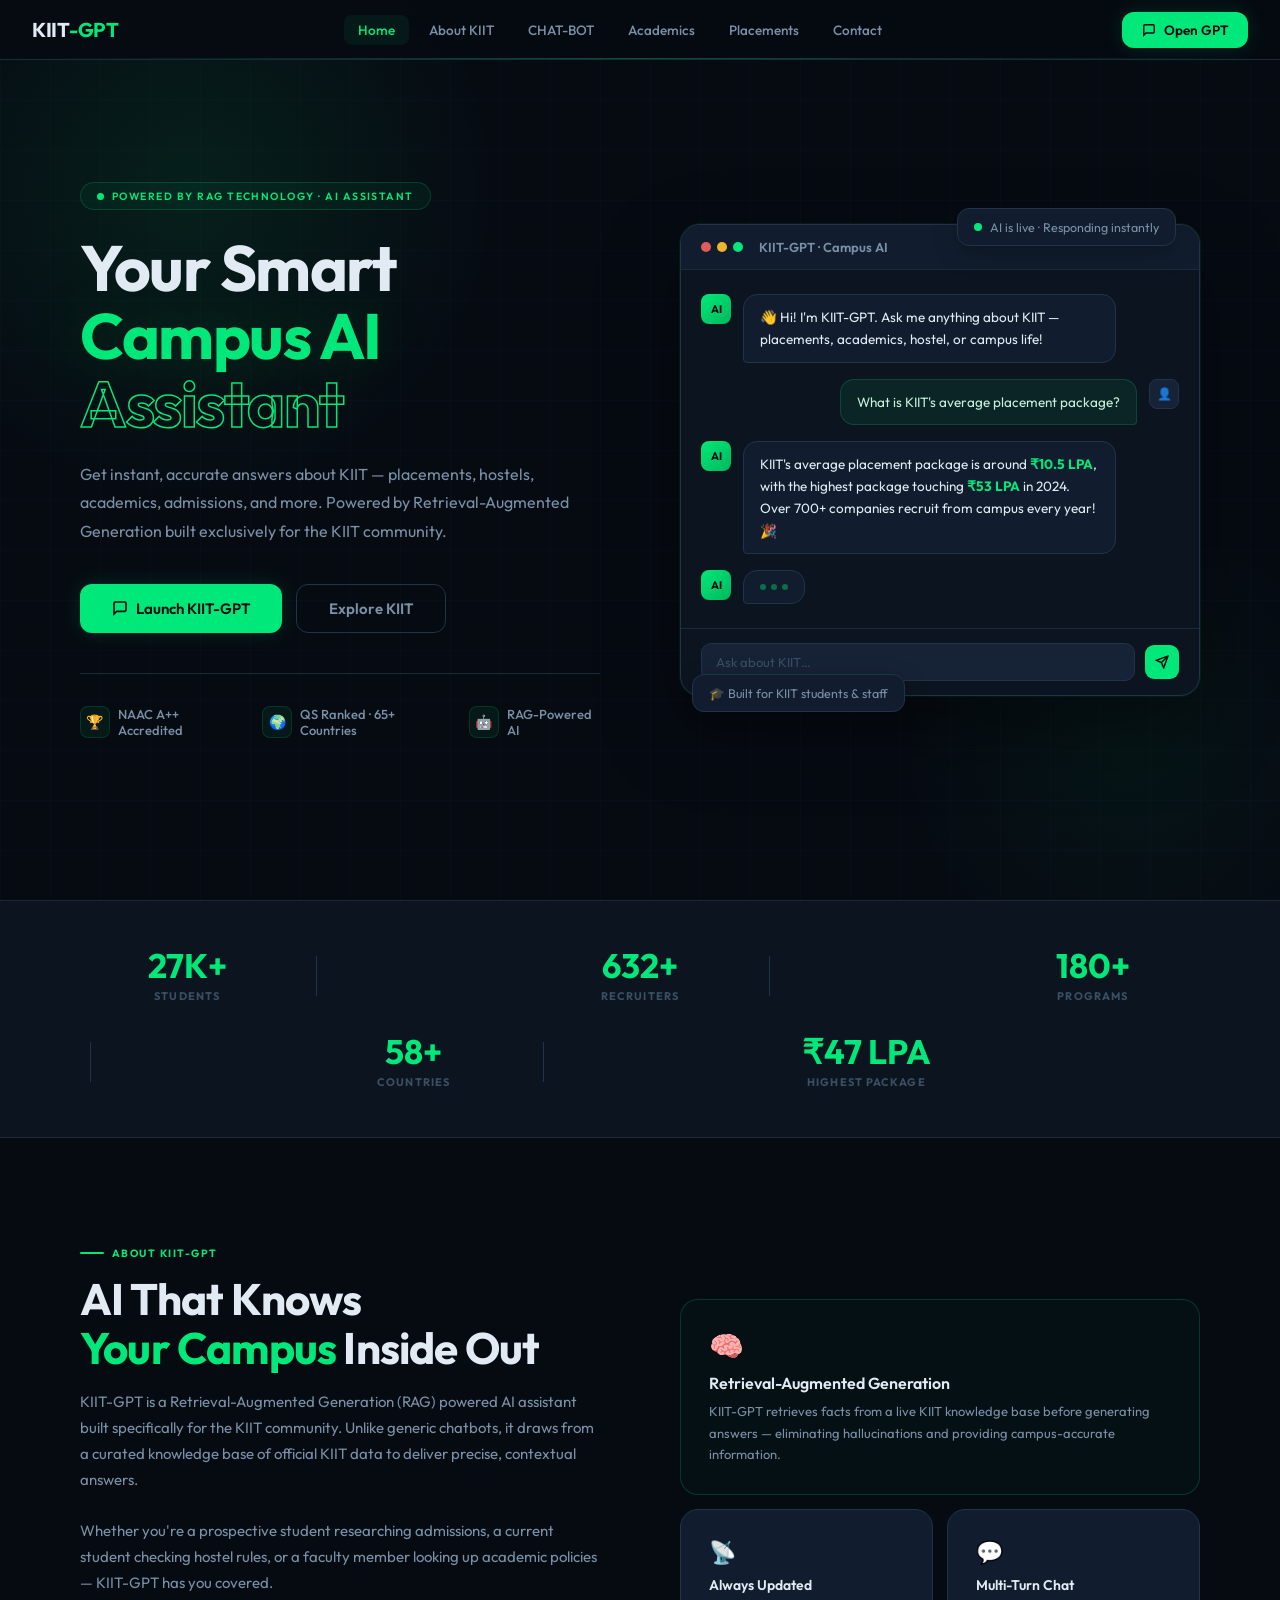
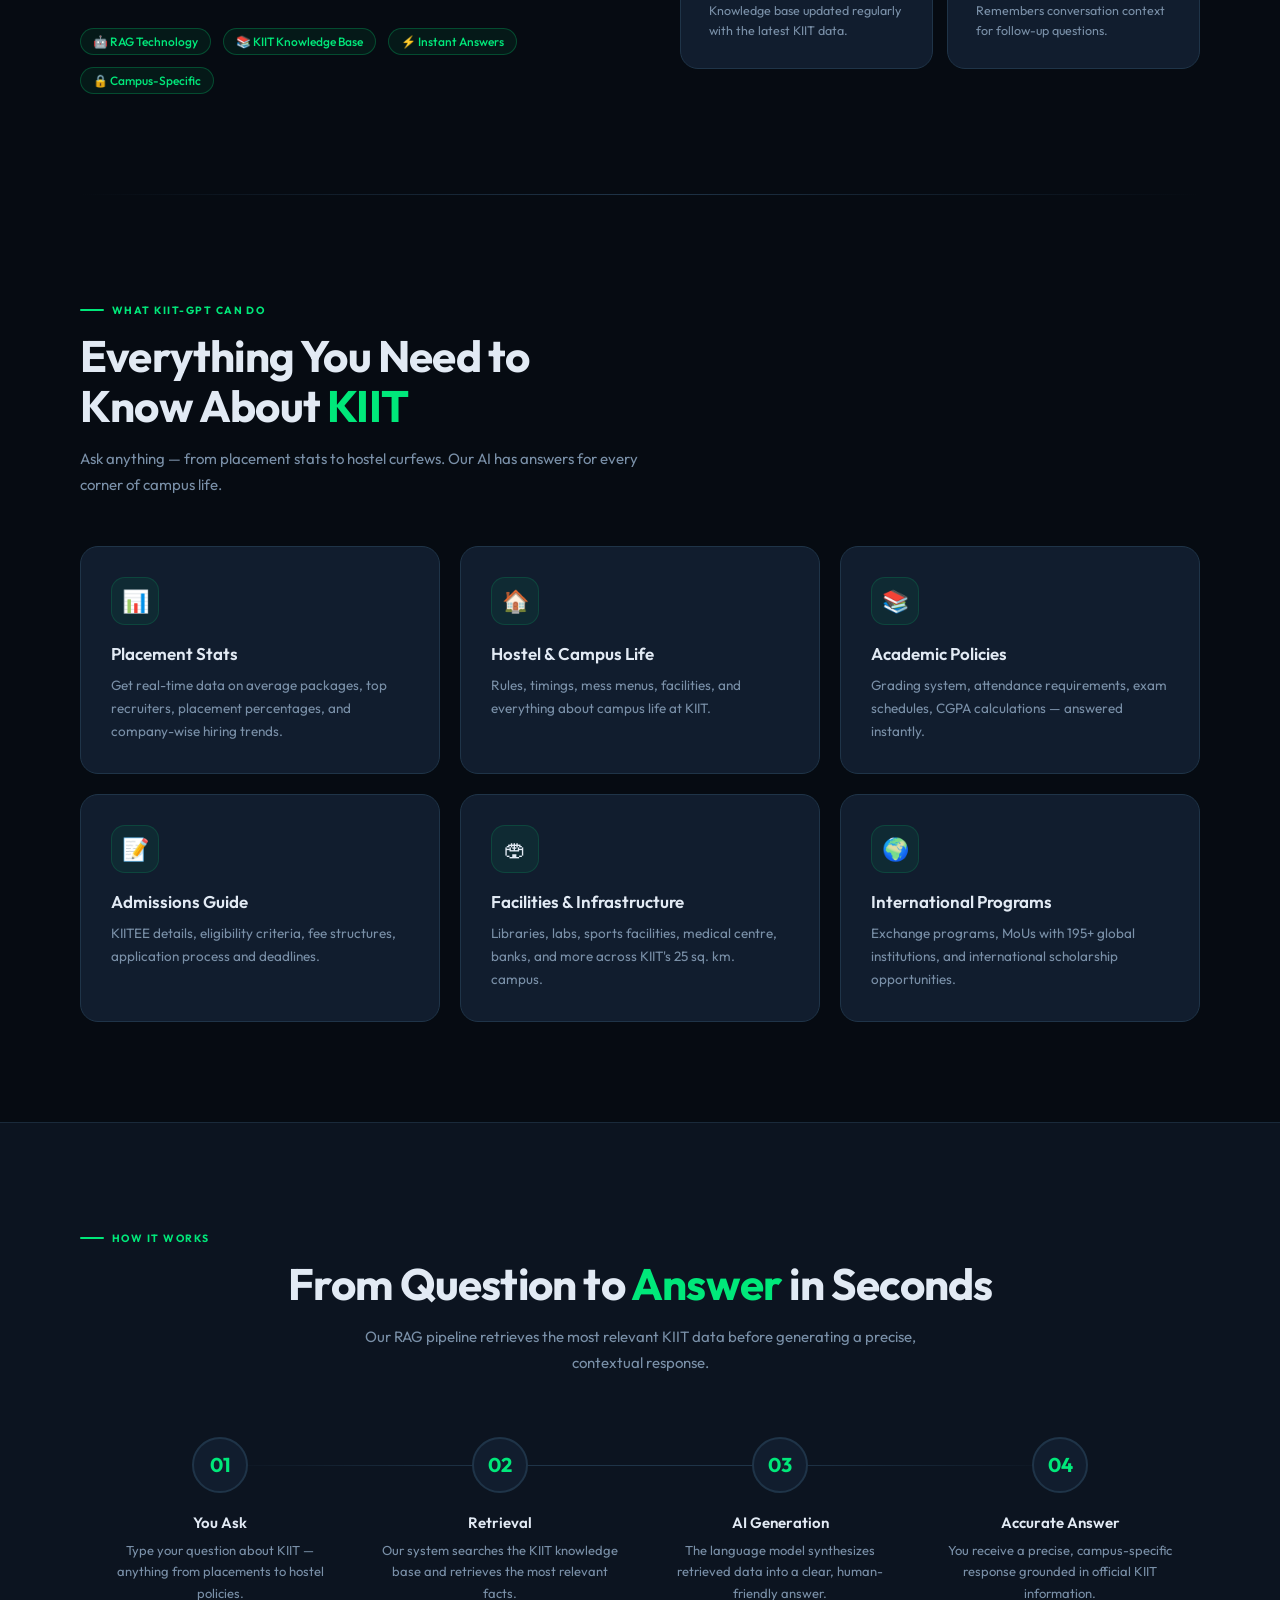
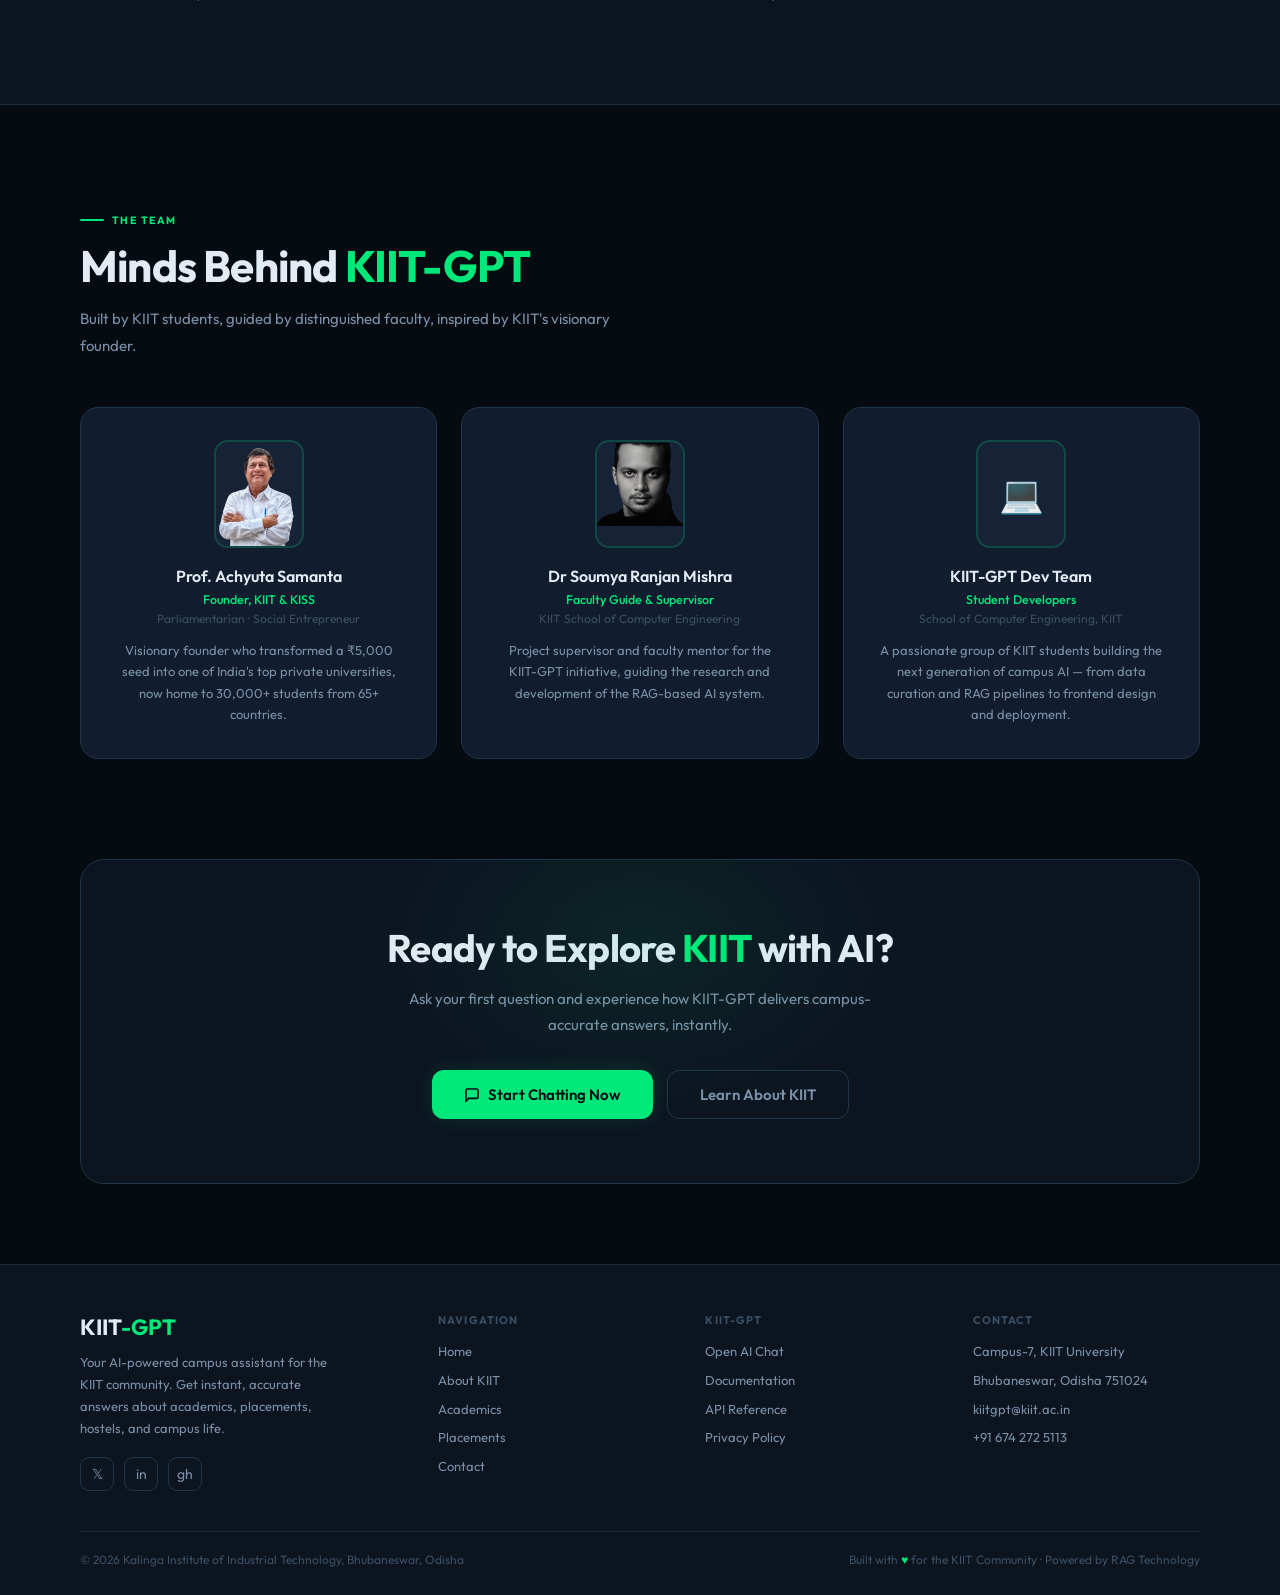
<file: home.html>
<!DOCTYPE html>
<html lang="en">
<head>
  <meta charset="UTF-8"/>
  <meta name="viewport" content="width=device-width, initial-scale=1.0"/>
  <title>KIIT-GPT · AI Campus Assistant</title>
  <link rel="preconnect" href="https://fonts.googleapis.com"/>
  <link href="https://fonts.googleapis.com/css2?family=Clash+Display:wght@400;500;600;700&family=Outfit:wght@300;400;500;600;700&display=swap" rel="stylesheet"/>
  <link rel="stylesheet" href="main style.css"/>
  <style>
    /* ── Landing-specific styles ── */

    /* ── Hero ── */
    .hero {
      min-height: 100vh;
      display: flex;
      align-items: center;
      padding: calc(var(--nav-h) + 40px) 80px 80px;
      position: relative;
      overflow: hidden;
    }
    .hero-bg-grid {
      position: absolute;
      inset: 0;
      background-image:
        linear-gradient(var(--border) 1px, transparent 1px),
        linear-gradient(90deg, var(--border) 1px, transparent 1px);
      background-size: 50px 50px;
      opacity: 0.12;
    }
    .hero-glow {
      position: absolute;
      top: -160px; left: -160px;
      width: 700px; height: 700px;
      background: radial-gradient(ellipse, #00e87a18 0%, transparent 62%);
      pointer-events: none;
    }
    .hero-glow2 {
      position: absolute;
      bottom: -100px; right: -100px;
      width: 500px; height: 500px;
      background: radial-gradient(ellipse, #00e87a0c 0%, transparent 65%);
      pointer-events: none;
    }

    .hero-inner {
      position: relative;
      z-index: 2;
      display: grid;
      grid-template-columns: 1fr 1fr;
      gap: 80px;
      align-items: center;
      width: 100%;
      max-width: 1300px;
    }

    .hero-eyebrow {
      display: inline-flex;
      align-items: center;
      gap: 8px;
      font-size: 10.5px;
      font-weight: 600;
      letter-spacing: 0.14em;
      color: var(--green);
      border: 1px solid #00e87a30;
      background: #00e87a0c;
      padding: 6px 16px;
      border-radius: 100px;
      margin-bottom: 24px;
      text-transform: uppercase;
    }

    .hero-title {
      font-family: var(--display);
      font-size: clamp(38px, 5vw, 68px);
      font-weight: 700;
      line-height: 1.06;
      letter-spacing: -1.5px;
      color: var(--text);
      margin-bottom: 22px;
    }
    .hero-title .green { color: var(--green); text-shadow: 0 0 60px #00e87a30; }
    .hero-title .outline {
      -webkit-text-stroke: 1.5px var(--green);
      color: transparent;
    }

    .hero-desc {
      font-size: 16px;
      color: var(--text-muted);
      line-height: 1.8;
      max-width: 500px;
      margin-bottom: 38px;
    }

    .hero-actions {
      display: flex;
      gap: 14px;
      flex-wrap: wrap;
    }

    .hero-meta {
      display: flex;
      align-items: center;
      gap: 24px;
      margin-top: 40px;
      padding-top: 32px;
      border-top: 1px solid var(--border);
    }
    .hero-meta-item { display: flex; align-items: center; gap: 8px; }
    .hero-meta-icon {
      width: 32px; height: 32px;
      background: var(--green-glow2);
      border: 1px solid #00e87a25;
      border-radius: 8px;
      display: flex; align-items: center; justify-content: center;
      font-size: 14px;
    }
    .hero-meta-label {
      font-size: 13px;
      color: var(--text-muted);
      font-weight: 500;
    }

    /* ── Hero Right ── */
    .hero-right {
      position: relative;
    }
    .chat-mockup {
      background: var(--surface);
      border: 1px solid var(--border2);
      border-radius: 20px;
      overflow: hidden;
      box-shadow: 0 32px 80px #00000060, 0 0 0 1px #00e87a15;
    }
    .chat-mockup-header {
      background: var(--surface2);
      border-bottom: 1px solid var(--border);
      padding: 14px 20px;
      display: flex;
      align-items: center;
      gap: 10px;
    }
    .chat-mockup-dots { display: flex; gap: 6px; }
    .chat-mockup-dots span {
      width: 10px; height: 10px;
      border-radius: 50%;
    }
    .chat-mockup-dots span:nth-child(1) { background: #e05c5c; }
    .chat-mockup-dots span:nth-child(2) { background: #f0b429; }
    .chat-mockup-dots span:nth-child(3) { background: var(--green); }
    .chat-mockup-title {
      font-size: 13px;
      font-weight: 600;
      color: var(--text-muted);
      margin-left: 6px;
    }
    .chat-mockup-body { padding: 24px 20px; display: flex; flex-direction: column; gap: 16px; }
    .mock-msg { display: flex; gap: 12px; }
    .mock-msg.user { justify-content: flex-end; }
    .mock-av {
      width: 30px; height: 30px;
      border-radius: 8px;
      display: flex; align-items: center; justify-content: center;
      font-size: 12px;
      flex-shrink: 0;
    }
    .mock-av.ai {
      background: linear-gradient(135deg, var(--green), var(--green-dim));
      color: #060b12;
      font-weight: 700;
      font-family: var(--display);
      font-size: 11px;
    }
    .mock-av.human { background: var(--surface3); border: 1px solid var(--border2); }
    .mock-bubble {
      max-width: 78%;
      padding: 11px 16px;
      border-radius: 14px;
      font-size: 13.5px;
      line-height: 1.65;
    }
    .mock-msg.bot .mock-bubble {
      background: var(--surface2);
      border: 1px solid var(--border2);
      color: var(--text);
      border-bottom-left-radius: 4px;
    }
    .mock-msg.user .mock-bubble {
      background: #00e87a15;
      border: 1px solid #00e87a30;
      color: #c8f0da;
      border-bottom-right-radius: 4px;
    }
    .mock-typing {
      display: flex; gap: 5px; align-items: center; padding: 2px 0;
    }
    .mock-typing span {
      width: 6px; height: 6px;
      border-radius: 50%;
      background: var(--green);
      opacity: 0.4;
      animation: typingDot 1.3s infinite;
    }
    .mock-typing span:nth-child(2) { animation-delay: 0.2s; }
    .mock-typing span:nth-child(3) { animation-delay: 0.4s; }
    @keyframes typingDot {
      0%, 60%, 100% { opacity: 0.2; transform: scale(0.8); }
      30% { opacity: 1; transform: scale(1); }
    }
    .mock-input-bar {
      border-top: 1px solid var(--border);
      padding: 14px 20px;
      display: flex;
      gap: 10px;
      align-items: center;
    }
    .mock-input {
      flex: 1;
      background: var(--surface3);
      border: 1px solid var(--border2);
      border-radius: 10px;
      padding: 10px 14px;
      font-size: 13px;
      color: var(--text-dim);
      font-family: var(--font);
    }
    .mock-send {
      width: 34px; height: 34px;
      background: var(--green);
      border: none;
      border-radius: 9px;
      display: flex; align-items: center; justify-content: center;
      cursor: pointer;
      color: #060b12;
    }
    .float-badge {
      position: absolute;
      background: var(--surface2);
      border: 1px solid var(--border2);
      border-radius: 12px;
      padding: 10px 16px;
      font-size: 12.5px;
      color: var(--text-muted);
      white-space: nowrap;
      box-shadow: 0 8px 24px #00000040;
      display: flex;
      align-items: center;
      gap: 8px;
    }
    .float-badge .dot { width: 8px; height: 8px; border-radius: 50%; background: var(--green); animation: pulse 2s infinite; }
    .float1 { top: -16px; right: 24px; }
    .float2 { bottom: -16px; left: 12px; }

    /* ── Stats section ── */
    .stats-section {
      background: var(--surface);
      border-top: 1px solid var(--border);
      border-bottom: 1px solid var(--border);
      padding: 48px 80px;
    }
    .stats-inner {
      display: grid;
      grid-template-columns: repeat(5, 1fr);
      gap: 32px;
      max-width: 1100px;
      margin: 0 auto;
    }
    .st-item { text-align: center; }
    .st-num {
      font-family: var(--display);
      font-size: 34px;
      font-weight: 700;
      color: var(--green);
      line-height: 1;
      margin-bottom: 6px;
    }
    .st-label {
      font-size: 11px;
      font-weight: 700;
      letter-spacing: 0.1em;
      color: var(--text-dim);
      text-transform: uppercase;
    }
    .st-divider {
      width: 1px;
      background: var(--border2);
      height: 40px;
      align-self: center;
    }

    /* ── Features ── */
    .features-grid {
      display: grid;
      grid-template-columns: repeat(3, 1fr);
      gap: 20px;
    }
    .feature-card {
      background: var(--surface2);
      border: 1px solid var(--border2);
      border-radius: var(--radius-lg);
      padding: 30px;
      transition: all 0.24s var(--ease);
      position: relative;
      overflow: hidden;
    }
    .feature-card::before {
      content: '';
      position: absolute;
      top: 0; left: 0; right: 0;
      height: 2px;
      background: linear-gradient(90deg, var(--green), transparent);
      opacity: 0;
      transition: opacity 0.22s;
    }
    .feature-card:hover {
      border-color: var(--green);
      background: #00e87a06;
      transform: translateY(-4px);
      box-shadow: 0 16px 40px #00000050;
    }
    .feature-card:hover::before { opacity: 1; }
    .feature-icon {
      width: 48px; height: 48px;
      background: var(--green-glow2);
      border: 1px solid #00e87a25;
      border-radius: 14px;
      display: flex; align-items: center; justify-content: center;
      font-size: 22px;
      margin-bottom: 18px;
    }
    .feature-title {
      font-family: var(--display);
      font-size: 17px;
      font-weight: 600;
      color: var(--text);
      margin-bottom: 10px;
    }
    .feature-desc { font-size: 13.5px; color: var(--text-muted); line-height: 1.7; }

    /* ── How it works ── */
    .how-steps {
      display: grid;
      grid-template-columns: repeat(4, 1fr);
      gap: 0;
      position: relative;
    }
    .how-steps::before {
      content: '';
      position: absolute;
      top: 28px; left: 12%; right: 12%;
      height: 1px;
      background: linear-gradient(90deg, transparent, var(--border2), var(--border2), transparent);
    }
    .how-step { text-align: center; padding: 0 20px; }
    .step-num {
      width: 56px; height: 56px;
      border-radius: 50%;
      background: var(--surface2);
      border: 2px solid var(--border2);
      display: flex; align-items: center; justify-content: center;
      font-family: var(--display);
      font-size: 20px;
      font-weight: 700;
      color: var(--green);
      margin: 0 auto 20px;
      position: relative;
      z-index: 2;
      transition: all 0.22s;
    }
    .how-step:hover .step-num {
      background: var(--green);
      color: #060b12;
      border-color: var(--green);
      box-shadow: 0 0 24px #00e87a40;
    }
    .step-title { font-size: 15px; font-weight: 600; color: var(--text); margin-bottom: 8px; }
    .step-desc { font-size: 13px; color: var(--text-muted); line-height: 1.65; }

    /* ── Team section ── */
    .team-grid { display: grid; grid-template-columns: repeat(3, 1fr); gap: 24px; }
    .team-card {
      background: var(--surface2);
      border: 1px solid var(--border2);
      border-radius: var(--radius-lg);
      padding: 32px;
      text-align: center;
      transition: all 0.24s var(--ease);
    }
    .team-card:hover {
      border-color: var(--green);
      box-shadow: 0 12px 36px #00e87a12;
      transform: translateY(-3px);
    }
    .team-img-wrap {
      width: 90px; height: 108px;
      border-radius: 14px;
      overflow: hidden;
      margin: 0 auto 18px;
      border: 2px solid #00e87a30;
      background: var(--surface3);
    }
    .team-img {
      width: 100%; height: 100%;
      object-fit: cover;
      object-position: top center;
    }
    .team-placeholder {
      width: 100%; height: 100%;
      display: flex; align-items: center; justify-content: center;
      font-size: 36px;
    }
    .team-name { font-family: var(--display); font-size: 16px; font-weight: 600; color: var(--text); margin-bottom: 5px; }
    .team-role { font-size: 12.5px; color: var(--green); font-weight: 500; margin-bottom: 4px; }
    .team-dept { font-size: 12px; color: var(--text-dim); margin-bottom: 14px; }
    .team-bio { font-size: 13px; color: var(--text-muted); line-height: 1.65; }

    /* ── CTA Banner ── */
    .cta-banner {
      background: var(--surface);
      border: 1px solid var(--border2);
      border-radius: 24px;
      padding: 64px 80px;
      text-align: center;
      position: relative;
      overflow: hidden;
      margin: 0 80px 80px;
    }
    .cta-banner::before {
      content: '';
      position: absolute;
      top: -120px; left: 50%;
      transform: translateX(-50%);
      width: 600px; height: 400px;
      background: radial-gradient(ellipse, #00e87a14 0%, transparent 65%);
      pointer-events: none;
    }
    .cta-banner h2 {
      font-family: var(--display);
      font-size: clamp(28px, 3vw, 42px);
      font-weight: 700;
      color: var(--text);
      margin-bottom: 14px;
      letter-spacing: -0.7px;
    }
    .cta-banner h2 span { color: var(--green); }
    .cta-banner p { font-size: 15px; color: var(--text-muted); max-width: 480px; margin: 0 auto 32px; line-height: 1.75; }
    .cta-actions { display: flex; gap: 14px; justify-content: center; flex-wrap: wrap; }

    /* ── Responsive hero ── */
    @media (max-width: 1100px) {
      .hero { padding-left: 48px; padding-right: 48px; }
      .cta-banner { margin-left: 48px; margin-right: 48px; }
      .stats-section { padding-left: 48px; padding-right: 48px; }
    }
    @media (max-width: 900px) {
      .hero { padding: calc(var(--nav-h) + 32px) 24px 48px; }
      .hero-inner { grid-template-columns: 1fr; gap: 40px; }
      .hero-right { display: none; }
      .stats-inner { grid-template-columns: repeat(3, 1fr); }
      .st-divider { display: none; }
      .features-grid { grid-template-columns: 1fr 1fr; }
      .how-steps { grid-template-columns: 1fr 1fr; }
      .how-steps::before { display: none; }
      .team-grid { grid-template-columns: 1fr 1fr; }
      .cta-banner { margin-left: 24px; margin-right: 24px; padding: 48px 32px; }
      .stats-section { padding-left: 24px; padding-right: 24px; }
    }
    @media (max-width: 640px) {
      .stats-inner { grid-template-columns: 1fr 1fr; }
      .features-grid { grid-template-columns: 1fr; }
      .how-steps { grid-template-columns: 1fr; }
      .team-grid { grid-template-columns: 1fr; }
    }
  </style>
</head>
<body>

<!-- ███ TOPNAV ███ -->
<nav class="topnav">
  <a href="index.html" class="nav-brand">KIIT<span>-GPT</span></a>
  <div class="nav-links">
    <a href="index.html" class="active">Home</a>
    <a href="about.html">About KIIT</a>
    <a href="index.html">CHAT-BOT
      </a>
    <a href="academics.html">Academics</a>
    <a href="placements.html">Placements</a>
    <a href="contact.html">Contact</a>
  </div>
  <div class="nav-cta">
    <a href="chat.html" class="btn btn-primary">
      <svg width="14" height="14" viewBox="0 0 24 24" fill="none" stroke="currentColor" stroke-width="2.5"><path d="M21 15a2 2 0 0 1-2 2H7l-4 4V5a2 2 0 0 1 2-2h14a2 2 0 0 1 2 2z"/></svg>
      Open GPT
    </a>
  </div>
  <button class="hamburger" id="hamburger" aria-label="Menu">
    <span></span><span></span><span></span>
  </button>
</nav>

<!-- Mobile nav -->
<div class="mobile-nav" id="mobileNav">
  <a href="home.html">Home</a>
  <a href="about.html">About KIIT</a>
  <a href="index.html">CHAT-BOT
      </a>
  <a href="academic.html">Academics</a>
  <a href="placements.html">Placements</a>
  <a href="contact.html">Contact</a>
  <a href="chat.html" style="color:var(--green); margin-top:6px;">→ Open KIIT-GPT</a>
</div>

<!-- ███ HERO ███ -->
<section class="hero">
  <div class="hero-bg-grid"></div>
  <div class="hero-glow"></div>
  <div class="hero-glow2"></div>

  <div class="hero-inner">
    <!-- LEFT -->
    <div class="hero-left fade-up">
      <div class="hero-eyebrow">
        <span class="pulse-dot"></span>
        POWERED BY RAG TECHNOLOGY · AI ASSISTANT
      </div>

      <h1 class="hero-title">
        Your Smart<br/>
        <span class="green">Campus AI</span><br/>
        <span class="outline">Assistant</span>
      </h1>

      <p class="hero-desc">
        Get instant, accurate answers about KIIT — placements, hostels, academics, admissions, and more. Powered by Retrieval-Augmented Generation built exclusively for the KIIT community.
      </p>

      <div class="hero-actions">
        <a href="chat.html" class="btn btn-primary btn-lg">
          <svg width="16" height="16" viewBox="0 0 24 24" fill="none" stroke="currentColor" stroke-width="2.5"><path d="M21 15a2 2 0 0 1-2 2H7l-4 4V5a2 2 0 0 1 2-2h14a2 2 0 0 1 2 2z"/></svg>
          Launch KIIT-GPT
        </a>
        <a href="about.html" class="btn btn-outline btn-lg">Explore KIIT</a>
      </div>

      <div class="hero-meta">
        <div class="hero-meta-item">
          <div class="hero-meta-icon">🏆</div>
          <span class="hero-meta-label">NAAC A++ Accredited</span>
        </div>
        <div class="hero-meta-item">
          <div class="hero-meta-icon">🌍</div>
          <span class="hero-meta-label">QS Ranked · 65+ Countries</span>
        </div>
        <div class="hero-meta-item">
          <div class="hero-meta-icon">🤖</div>
          <span class="hero-meta-label">RAG-Powered AI</span>
        </div>
      </div>
    </div>

    <!-- RIGHT: Chat Mockup -->
    <div class="hero-right fade-up delay-2">
      <div class="float-badge float1">
        <span class="dot"></span>
        AI is live · Responding instantly
      </div>
      <div class="chat-mockup">
        <div class="chat-mockup-header">
          <div class="chat-mockup-dots">
            <span></span><span></span><span></span>
          </div>
          <span class="chat-mockup-title">KIIT-GPT · Campus AI</span>
        </div>
        <div class="chat-mockup-body">
          <div class="mock-msg bot">
            <div class="mock-av ai">AI</div>
            <div class="mock-bubble">👋 Hi! I'm KIIT-GPT. Ask me anything about KIIT — placements, academics, hostel, or campus life!</div>
          </div>
          <div class="mock-msg user">
            <div class="mock-bubble">What is KIIT's average placement package?</div>
            <div class="mock-av human">👤</div>
          </div>
          <div class="mock-msg bot">
            <div class="mock-av ai">AI</div>
            <div class="mock-bubble">KIIT's average placement package is around <strong style="color:var(--green)">₹10.5 LPA</strong>, with the highest package touching <strong style="color:var(--green)">₹53 LPA</strong> in 2024. Over 700+ companies recruit from campus every year! 🎉</div>
          </div>
          <div class="mock-msg bot">
            <div class="mock-av ai">AI</div>
            <div class="mock-bubble"><div class="mock-typing"><span></span><span></span><span></span></div></div>
          </div>
        </div>
        <div class="mock-input-bar">
          <div class="mock-input">Ask about KIIT…</div>
          <button class="mock-send">
            <svg width="14" height="14" viewBox="0 0 24 24" fill="none" stroke="currentColor" stroke-width="2.5"><line x1="22" y1="2" x2="11" y2="13"/><polygon points="22 2 15 22 11 13 2 9 22 2"/></svg>
          </button>
        </div>
      </div>
      <div class="float-badge float2">
        🎓 Built for KIIT students &amp; staff
      </div>
    </div>
  </div>
</section>

<!-- ███ STATS ███ -->
<div class="stats-section">
  <div class="stats-inner">
    <div class="st-item">
      <div class="st-num"><span class="counter" data-target="30" data-suffix="K+">30K+</span></div>
      <div class="st-label">Students</div>
    </div>
    <div class="st-divider"></div>
    <div class="st-item">
      <div class="st-num"><span class="counter" data-target="700" data-suffix="+">700+</span></div>
      <div class="st-label">Recruiters</div>
    </div>
    <div class="st-divider"></div>
    <div class="st-item">
      <div class="st-num"><span class="counter" data-target="200" data-suffix="+">200+</span></div>
      <div class="st-label">Programs</div>
    </div>
    <div class="st-divider"></div>
    <div class="st-item">
      <div class="st-num"><span class="counter" data-target="65" data-suffix="+">65+</span></div>
      <div class="st-label">Countries</div>
    </div>
    <div class="st-divider"></div>
    <div class="st-item">
      <div class="st-num"><span class="counter" data-target="53" data-prefix="₹" data-suffix=" LPA">₹53 LPA</span></div>
      <div class="st-label">Highest Package</div>
    </div>
  </div>
</div>

<!-- ███ ABOUT KIIT-GPT ███ -->
<section class="section">
  <div class="section-label scroll-reveal">About KIIT-GPT</div>
  <div style="display:grid; grid-template-columns:1fr 1fr; gap:80px; align-items:center;">
    <div class="scroll-reveal">
      <h2 class="section-title">
        AI That Knows<br/><span style="color:var(--green)">Your Campus</span> Inside Out
      </h2>
      <p class="section-sub" style="margin-bottom:24px;">
        KIIT-GPT is a Retrieval-Augmented Generation (RAG) powered AI assistant built specifically for the KIIT community. Unlike generic chatbots, it draws from a curated knowledge base of official KIIT data to deliver precise, contextual answers.
      </p>
      <p class="section-sub" style="margin-bottom:32px;">
        Whether you're a prospective student researching admissions, a current student checking hostel rules, or a faculty member looking up academic policies — KIIT-GPT has you covered.
      </p>
      <div style="display:flex; gap:12px; flex-wrap:wrap;">
        <span class="tag tag-green">🤖 RAG Technology</span>
        <span class="tag tag-green">📚 KIIT Knowledge Base</span>
        <span class="tag tag-green">⚡ Instant Answers</span>
        <span class="tag tag-green">🔒 Campus-Specific</span>
      </div>
    </div>
    <div style="display:grid; grid-template-columns:1fr 1fr; gap:14px;" class="scroll-reveal delay-2">
      <div class="card" style="grid-column:1/-1; border-color:#00e87a30; background:var(--green-glow3);">
        <div style="font-size:28px; margin-bottom:10px;">🧠</div>
        <div style="font-family:var(--display); font-size:16px; font-weight:600; margin-bottom:8px;">Retrieval-Augmented Generation</div>
        <div style="font-size:13px; color:var(--text-muted); line-height:1.65;">KIIT-GPT retrieves facts from a live KIIT knowledge base before generating answers — eliminating hallucinations and providing campus-accurate information.</div>
      </div>
      <div class="card">
        <div style="font-size:22px; margin-bottom:10px;">📡</div>
        <div style="font-size:14px; font-weight:600; margin-bottom:6px;">Always Updated</div>
        <div style="font-size:12.5px; color:var(--text-muted); line-height:1.6;">Knowledge base updated regularly with the latest KIIT data.</div>
      </div>
      <div class="card">
        <div style="font-size:22px; margin-bottom:10px;">💬</div>
        <div style="font-size:14px; font-weight:600; margin-bottom:6px;">Multi-Turn Chat</div>
        <div style="font-size:12.5px; color:var(--text-muted); line-height:1.6;">Remembers conversation context for follow-up questions.</div>
      </div>
    </div>
  </div>
</section>

<div class="divider" style="margin:0 80px;"></div>

<!-- ███ FEATURES ███ -->
<section class="section">
  <div class="section-label scroll-reveal">What KIIT-GPT Can Do</div>
  <h2 class="section-title scroll-reveal" style="max-width:520px;">Everything You Need to Know About <span style="color:var(--green)">KIIT</span></h2>
  <p class="section-sub scroll-reveal" style="margin-bottom:48px;">Ask anything — from placement stats to hostel curfews. Our AI has answers for every corner of campus life.</p>

  <div class="features-grid">
    <div class="feature-card scroll-reveal">
      <div class="feature-icon">📊</div>
      <div class="feature-title">Placement Stats</div>
      <div class="feature-desc">Get real-time data on average packages, top recruiters, placement percentages, and company-wise hiring trends.</div>
    </div>
    <div class="feature-card scroll-reveal delay-1">
      <div class="feature-icon">🏠</div>
      <div class="feature-title">Hostel & Campus Life</div>
      <div class="feature-desc">Rules, timings, mess menus, facilities, and everything about campus life at KIIT.</div>
    </div>
    <div class="feature-card scroll-reveal delay-2">
      <div class="feature-icon">📚</div>
      <div class="feature-title">Academic Policies</div>
      <div class="feature-desc">Grading system, attendance requirements, exam schedules, CGPA calculations — answered instantly.</div>
    </div>
    <div class="feature-card scroll-reveal">
      <div class="feature-icon">📝</div>
      <div class="feature-title">Admissions Guide</div>
      <div class="feature-desc">KIITEE details, eligibility criteria, fee structures, application process and deadlines.</div>
    </div>
    <div class="feature-card scroll-reveal delay-1">
      <div class="feature-icon">🏟</div>
      <div class="feature-title">Facilities & Infrastructure</div>
      <div class="feature-desc">Libraries, labs, sports facilities, medical centre, banks, and more across KIIT's 25 sq. km. campus.</div>
    </div>
    <div class="feature-card scroll-reveal delay-2">
      <div class="feature-icon">🌍</div>
      <div class="feature-title">International Programs</div>
      <div class="feature-desc">Exchange programs, MoUs with 195+ global institutions, and international scholarship opportunities.</div>
    </div>
  </div>
</section>

<!-- ███ HOW IT WORKS ███ -->
<section class="section" style="background:var(--surface); border-top:1px solid var(--border); border-bottom:1px solid var(--border);">
  <div class="section-label scroll-reveal" style="justify-content:center;">How It Works</div>
  <h2 class="section-title scroll-reveal" style="text-align:center; margin:0 auto 16px;">From Question to <span style="color:var(--green)">Answer</span> in Seconds</h2>
  <p class="section-sub scroll-reveal" style="text-align:center;
   margin:0 auto 60px;">Our RAG pipeline retrieves the most relevant KIIT data before generating a precise, contextual response.</p>

  <div class="how-steps">
    <div class="how-step scroll-reveal">
      <div class="step-num">01</div>
      <div class="step-title">You Ask</div>
      <div class="step-desc">Type your question about KIIT — anything from placements to hostel policies.</div>
    </div>
    <div class="how-step scroll-reveal delay-1">
      <div class="step-num">02</div>
      <div class="step-title">Retrieval</div>
      <div class="step-desc">Our system searches the KIIT knowledge base and retrieves the most relevant facts.</div>
    </div>
    <div class="how-step scroll-reveal delay-2">
      <div class="step-num">03</div>
      <div class="step-title">AI Generation</div>
      <div class="step-desc">The language model synthesizes retrieved data into a clear, human-friendly answer.</div>
    </div>
    <div class="how-step scroll-reveal delay-3">
      <div class="step-num">04</div>
      <div class="step-title">Accurate Answer</div>
      <div class="step-desc">You receive a precise, campus-specific response grounded in official KIIT information.</div>
    </div>
  </div>
</section>

<!-- ███ TEAM ███ -->
<section class="section">
  <div class="section-label scroll-reveal">The Team</div>
  <h2 class="section-title scroll-reveal">Minds Behind <span style="color:var(--green)">KIIT-GPT</span></h2>
  <p class="section-sub scroll-reveal" style="margin-bottom:48px;">Built by KIIT students, guided by distinguished faculty, inspired by KIIT's visionary founder.</p>

  <div class="team-grid">
    <!-- Founder -->
    <div class="team-card scroll-reveal">
      <div class="team-img-wrap">
        <img src="images/Samantha_image.png" alt="Prof. Achyuta Samanta" class="team-img" onerror="this.style.display='none'; this.nextElementSibling.style.display='flex'"/>
        <div class="team-placeholder" style="display:none;">🎓</div>
      </div>
      <div class="team-name">Prof. Achyuta Samanta</div>
      <div class="team-role">Founder, KIIT &amp; KISS</div>
      <div class="team-dept">Parliamentarian · Social Entrepreneur</div>
      <p class="team-bio">Visionary founder who transformed a ₹5,000 seed into one of India's top private universities, now home to 30,000+ students from 65+ countries.</p>
    </div>

    <!-- Faculty Guide -->
    <div class="team-card scroll-reveal delay-1">
      <div class="team-img-wrap">
        <img src="images/saumya_image.png" alt="Dr Soumya Ranjan Mishra" class="team-img" onerror="this.style.display='none'; this.nextElementSibling.style.display='flex'"/>
        <div class="team-placeholder" style="display:none;">👨‍🏫</div>
      </div>
      <div class="team-name">Dr Soumya Ranjan Mishra</div>
      <div class="team-role">Faculty Guide &amp; Supervisor</div>
      <div class="team-dept">KIIT School of Computer Engineering</div>
      <p class="team-bio">Project supervisor and faculty mentor for the KIIT-GPT initiative, guiding the research and development of the RAG-based AI system.</p>
    </div>

    <!-- Dev Team -->
    <div class="team-card scroll-reveal delay-2">
      <div class="team-img-wrap">
        <div class="team-placeholder">💻</div>
      </div>
      <div class="team-name">KIIT-GPT Dev Team</div>
      <div class="team-role">Student Developers</div>
      <div class="team-dept">School of Computer Engineering, KIIT</div>
      <p class="team-bio">A passionate group of KIIT students building the next generation of campus AI — from data curation and RAG pipelines to frontend design and deployment.</p>
    </div>
  </div>
</section>

<!-- ███ CTA ███ -->
<div class="cta-banner scroll-reveal">
  <h2>Ready to Explore <span>KIIT</span> with AI?</h2>
  <p>Ask your first question and experience how KIIT-GPT delivers campus-accurate answers, instantly.</p>
  <div class="cta-actions">
    <a href="chat.html" class="btn btn-primary btn-lg">
      <svg width="16" height="16" viewBox="0 0 24 24" fill="none" stroke="currentColor" stroke-width="2.5"><path d="M21 15a2 2 0 0 1-2 2H7l-4 4V5a2 2 0 0 1 2-2h14a2 2 0 0 1 2 2z"/></svg>
      Start Chatting Now
    </a>
    <a href="about.html" class="btn btn-outline btn-lg">Learn About KIIT</a>
  </div>
</div>

<!-- ███ FOOTER ███ -->
<footer class="site-footer">
  <div class="footer-grid">
    <div class="footer-brand">
      <div class="brand">KIIT<span>-GPT</span></div>
      <p>Your AI-powered campus assistant for the KIIT community. Get instant, accurate answers about academics, placements, hostels, and campus life.</p>
      <div class="footer-social">
        <a href="#" class="social-link">𝕏</a>
        <a href="#" class="social-link">in</a>
        <a href="#" class="social-link">gh</a>
      </div>
    </div>
    <div class="footer-col">
      <h4>Navigation</h4>
      <a href="index.html">Home</a>
      <a href="about.html">About KIIT</a>
      <a href="academics.html">Academics</a>
      <a href="placements.html">Placements</a>
      <a href="contact.html">Contact</a>
    </div>
    <div class="footer-col">
      <h4>KIIT-GPT</h4>
      <a href="chat.html">Open AI Chat</a>
      <a href="#">Documentation</a>
      <a href="#">API Reference</a>
      <a href="#">Privacy Policy</a>
    </div>
    <div class="footer-col">
      <h4>Contact</h4>
      <p>Campus-7, KIIT University</p>
      <p>Bhubaneswar, Odisha 751024</p>
      <p>kiitgpt@kiit.ac.in</p>
      <p>+91 674 272 5113</p>
    </div>
  </div>
  <div class="footer-bottom">
    <span>© 2026 Kalinga Institute of Industrial Technology, Bhubaneswar, Odisha</span>
    <span>Built with <span class="heart">♥</span> for the KIIT Community · Powered by RAG Technology</span>
  </div>
</footer>

<script src="main script.js"></script>
</body>
</html>
</file>
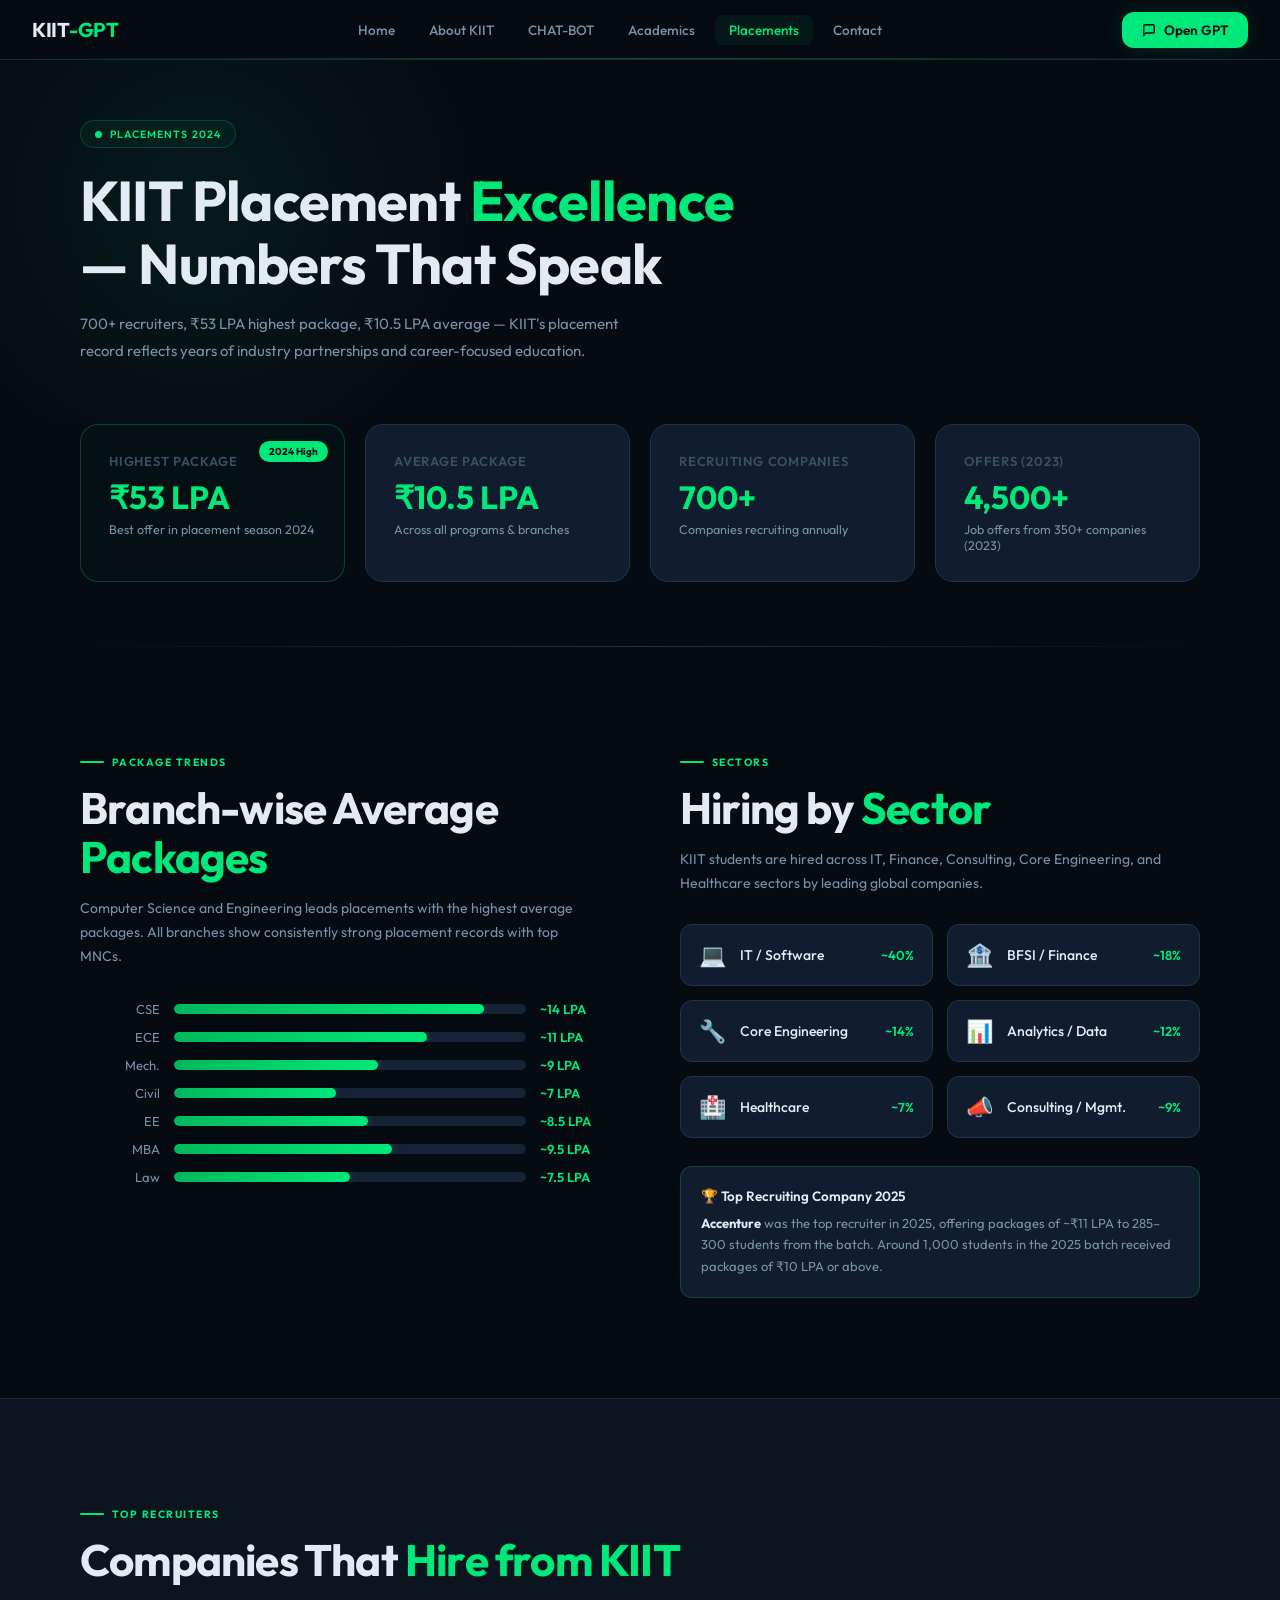
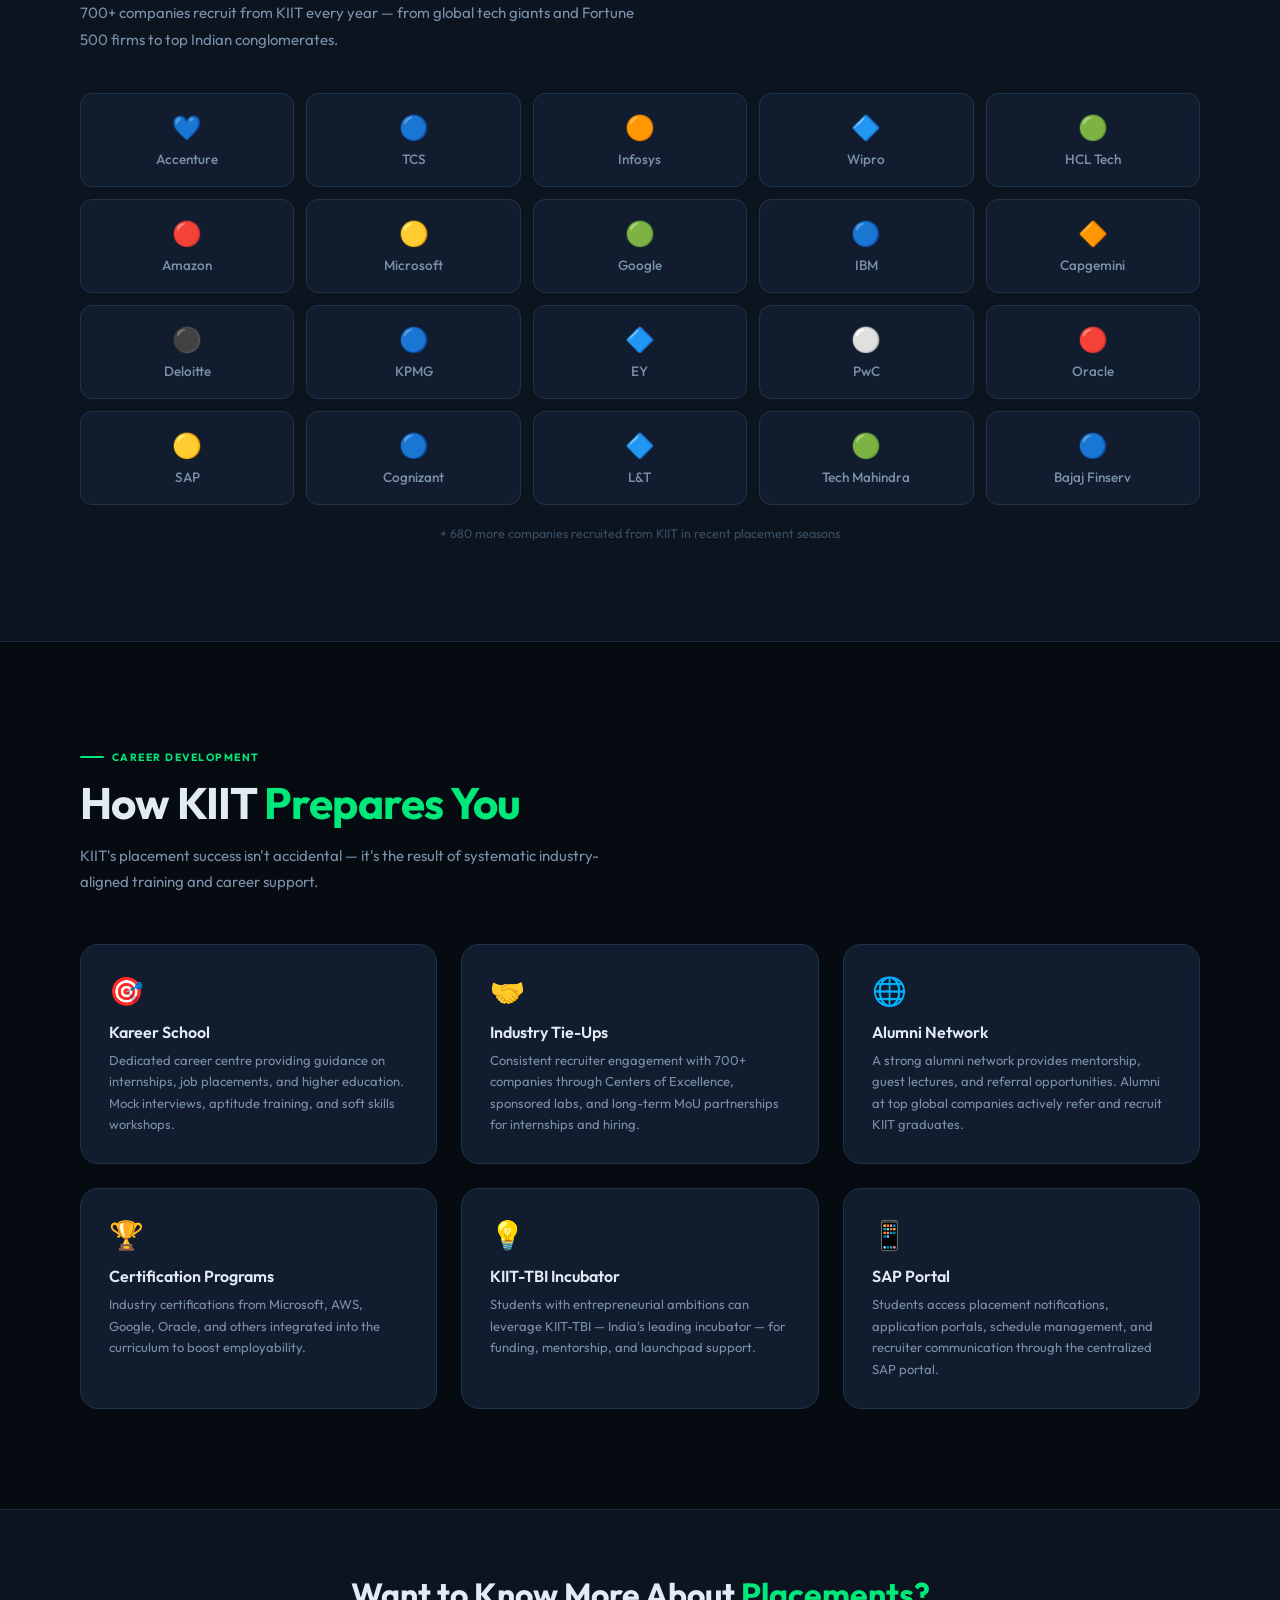
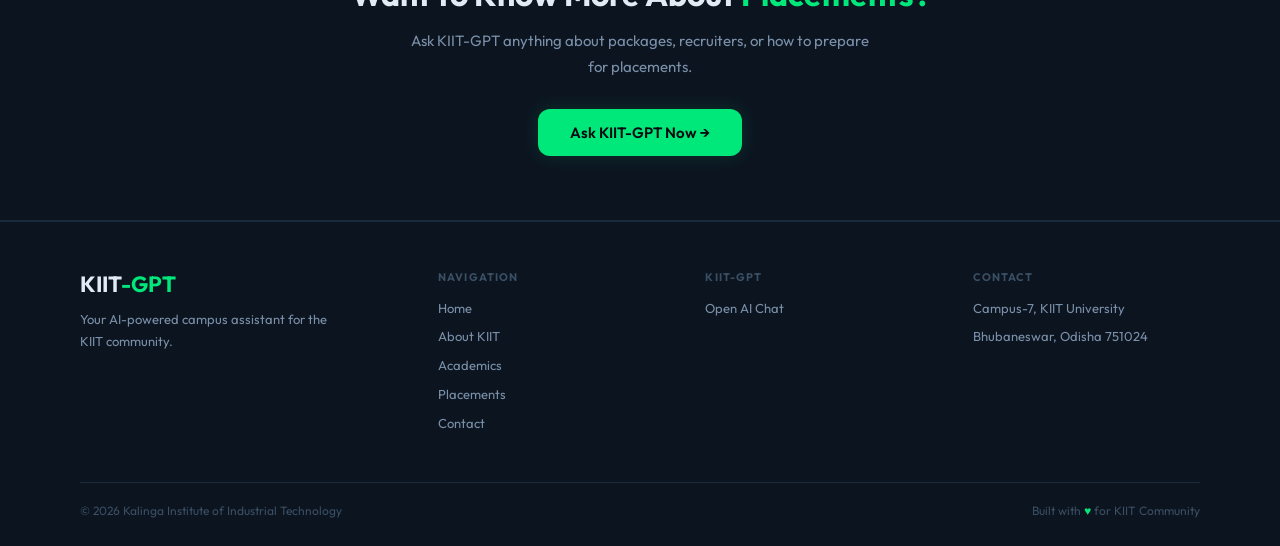
<file: placements.html>
<!DOCTYPE html>
<html lang="en">
<head>
  <meta charset="UTF-8"/>
  <meta name="viewport" content="width=device-width, initial-scale=1.0"/>
  <title>Placements · KIIT-GPT</title>
  <link href="https://fonts.googleapis.com/css2?family=Clash+Display:wght@400;500;600;700&family=Outfit:wght@300;400;500;600;700&display=swap" rel="stylesheet"/>
  <link rel="stylesheet" href="main style.css"/>
  <style>
    /* ── Package bar chart ── */
    .bar-chart { display: flex; flex-direction: column; gap: 12px; }
    .bar-row { display: flex; align-items: center; gap: 14px; }
    .bar-label { font-size: 13px; color: var(--text-muted); width: 80px; flex-shrink: 0; text-align: right; }
    .bar-track { flex: 1; background: var(--surface3); border-radius: 100px; height: 10px; overflow: hidden; }
    .bar-fill {
      height: 100%;
      border-radius: 100px;
      background: linear-gradient(90deg, var(--green-dim), var(--green));
      box-shadow: 0 0 10px #00e87a40;
      width: 0;
      transition: width 1.2s cubic-bezier(.4,0,.2,1);
    }
    .bar-value { font-size: 13px; font-weight: 600; color: var(--green); width: 60px; flex-shrink: 0; }

    /* ── Recruiter logos ── */
    .recruiter-grid { display: grid; grid-template-columns: repeat(5, 1fr); gap: 12px; }
    .recruiter-card {
      background: var(--surface2);
      border: 1px solid var(--border2);
      border-radius: 12px;
      padding: 18px 14px;
      text-align: center;
      font-size: 13.5px;
      font-weight: 500;
      color: var(--text-muted);
      transition: all 0.2s;
    }
    .recruiter-card:hover { border-color: var(--green); color: var(--green); background: var(--green-glow2); transform: scale(1.03); }
    .recruiter-card .r-icon { font-size: 24px; margin-bottom: 8px; display: block; }

    /* ── Year cards ── */
    .year-card {
      background: var(--surface2);
      border: 1px solid var(--border2);
      border-radius: var(--radius-lg);
      padding: 28px;
      transition: all 0.22s;
      position: relative;
    }
    .year-card.highlight { border-color: #00e87a40; background: var(--green-glow3); }
    .year-card:hover { border-color: var(--green); transform: translateY(-2px); }
    .year-badge {
      position: absolute;
      top: 16px; right: 16px;
      background: var(--green);
      color: #060b12;
      font-size: 10px;
      font-weight: 700;
      padding: 4px 10px;
      border-radius: 100px;
    }
    .year-title { font-size: 13px; font-weight: 600; letter-spacing: 0.06em; color: var(--text-dim); text-transform: uppercase; margin-bottom: 8px; }
    .year-num { font-family: var(--display); font-size: 32px; font-weight: 700; color: var(--green); margin-bottom: 4px; }
    .year-label { font-size: 12.5px; color: var(--text-muted); }

    /* Sector breakdown */
    .sector-grid { display: grid; grid-template-columns: 1fr 1fr; gap: 14px; }
    .sector-item { display: flex; align-items: center; gap: 14px; padding: 16px 18px; background: var(--surface2); border: 1px solid var(--border2); border-radius: 12px; transition: all 0.18s; }
    .sector-item:hover { border-color: var(--green); background: var(--green-glow3); }
    .sector-icon { font-size: 22px; flex-shrink: 0; }
    .sector-name { font-size: 14px; font-weight: 500; color: var(--text); }
    .sector-pct { font-size: 13px; color: var(--green); font-weight: 600; margin-left: auto; }

    @media (max-width: 900px) {
      .recruiter-grid { grid-template-columns: repeat(3, 1fr); }
    }
    @media (max-width: 600px) {
      .recruiter-grid { grid-template-columns: repeat(2, 1fr); }
      .sector-grid { grid-template-columns: 1fr; }
    }
  </style>
</head>
<body>

<nav class="topnav">
  <a href="home.html" class="nav-brand">KIIT<span>-GPT</span></a>
  <div class="nav-links">
    <a href="index.html">Home</a><a href="about.html">About KIIT</a>

    <a href="index.html">CHAT-BOT
      </a>
    <a href="academic.html">Academics</a>
    <a href="placements.html" class="active">Placements</a><a href="contact.html">Contact</a>
  </div>
  <div class="nav-cta"><a href="chat.html" class="btn btn-primary"><svg width="14" height="14" viewBox="0 0 24 24" fill="none" stroke="currentColor" stroke-width="2.5"><path d="M21 15a2 2 0 0 1-2 2H7l-4 4V5a2 2 0 0 1 2-2h14a2 2 0 0 1 2 2z"/></svg>Open GPT</a></div>
  <button class="hamburger" id="hamburger"><span></span><span></span><span></span></button>
</nav>
<div class="mobile-nav" id="mobileNav">
  <a href="home.html">Home</a><a href="about.html">About KIIT</a><a href="academic.html">Academics</a><a href="placements.html">Placements</a><a href="contact.html">Contact</a><a href="chat.html" style="color:var(--green)">→ Open KIIT-GPT</a>
</div>

<!-- Hero -->
<div class="page-hero">
  <div class="page-hero-badge"><span class="pulse-dot"></span>PLACEMENTS 2024</div>
  <h1 class="section-title fade-up" style="font-size:clamp(34px,4.5vw,56px); max-width:760px;">
    KIIT Placement <span style="color:var(--green)">Excellence</span><br/>— Numbers That Speak
  </h1>
  <p class="section-sub fade-up delay-1">700+ recruiters, ₹53 LPA highest package, ₹10.5 LPA average — KIIT's placement record reflects years of industry partnerships and career-focused education.</p>
</div>

<!-- Hero stats -->
<section class="section-sm" style="padding-top:0;">
  <div class="grid-4 scroll-reveal">
    <div class="year-card highlight">
      <span class="year-badge">2024 High</span>
      <div class="year-title">Highest Package</div>
      <div class="year-num">₹53 LPA</div>
      <div class="year-label">Best offer in placement season 2024</div>
    </div>
    <div class="year-card">
      <div class="year-title">Average Package</div>
      <div class="year-num">₹10.5 LPA</div>
      <div class="year-label">Across all programs &amp; branches</div>
    </div>
    <div class="year-card">
      <div class="year-title">Recruiting Companies</div>
      <div class="year-num"><span class="counter" data-target="700" data-suffix="+">700+</span></div>
      <div class="year-label">Companies recruiting annually</div>
    </div>
    <div class="year-card">
      <div class="year-title">Offers (2023)</div>
      <div class="year-num">4,500+</div>
      <div class="year-label">Job offers from 350+ companies (2023)</div>
    </div>
  </div>
</section>

<div class="divider" style="margin:0 80px;"></div>

<!-- Package Trends -->
<section class="section">
  <div style="display:grid; grid-template-columns:1fr 1fr; gap:80px; align-items:start;">
    <div class="scroll-reveal">
      <div class="section-label">Package Trends</div>
      <h2 class="section-title">Branch-wise Average <span style="color:var(--green)">Packages</span></h2>
      <p style="font-size:14px; color:var(--text-muted); line-height:1.7; margin-bottom:32px;">
        Computer Science and Engineering leads placements with the highest average packages. All branches show consistently strong placement records with top MNCs.
      </p>
      <div class="bar-chart" id="barChart">
        <div class="bar-row">
          <div class="bar-label">CSE</div>
          <div class="bar-track"><div class="bar-fill" data-width="88"></div></div>
          <div class="bar-value">~14 LPA</div>
        </div>
        <div class="bar-row">
          <div class="bar-label">ECE</div>
          <div class="bar-track"><div class="bar-fill" data-width="72"></div></div>
          <div class="bar-value">~11 LPA</div>
        </div>
        <div class="bar-row">
          <div class="bar-label">Mech.</div>
          <div class="bar-track"><div class="bar-fill" data-width="58"></div></div>
          <div class="bar-value">~9 LPA</div>
        </div>
        <div class="bar-row">
          <div class="bar-label">Civil</div>
          <div class="bar-track"><div class="bar-fill" data-width="46"></div></div>
          <div class="bar-value">~7 LPA</div>
        </div>
        <div class="bar-row">
          <div class="bar-label">EE</div>
          <div class="bar-track"><div class="bar-fill" data-width="55"></div></div>
          <div class="bar-value">~8.5 LPA</div>
        </div>
        <div class="bar-row">
          <div class="bar-label">MBA</div>
          <div class="bar-track"><div class="bar-fill" data-width="62"></div></div>
          <div class="bar-value">~9.5 LPA</div>
        </div>
        <div class="bar-row">
          <div class="bar-label">Law</div>
          <div class="bar-track"><div class="bar-fill" data-width="50"></div></div>
          <div class="bar-value">~7.5 LPA</div>
        </div>
      </div>
    </div>

    <!-- Sector breakdown -->
    <div class="scroll-reveal delay-2">
      <div class="section-label">Sectors</div>
      <h2 class="section-title">Hiring by <span style="color:var(--green)">Sector</span></h2>
      <p style="font-size:14px; color:var(--text-muted); line-height:1.7; margin-bottom:28px;">KIIT students are hired across IT, Finance, Consulting, Core Engineering, and Healthcare sectors by leading global companies.</p>
      <div class="sector-grid">
        <div class="sector-item"><span class="sector-icon">💻</span><span class="sector-name">IT / Software</span><span class="sector-pct">~40%</span></div>
        <div class="sector-item"><span class="sector-icon">🏦</span><span class="sector-name">BFSI / Finance</span><span class="sector-pct">~18%</span></div>
        <div class="sector-item"><span class="sector-icon">🔧</span><span class="sector-name">Core Engineering</span><span class="sector-pct">~14%</span></div>
        <div class="sector-item"><span class="sector-icon">📊</span><span class="sector-name">Analytics / Data</span><span class="sector-pct">~12%</span></div>
        <div class="sector-item"><span class="sector-icon">🏥</span><span class="sector-name">Healthcare</span><span class="sector-pct">~7%</span></div>
        <div class="sector-item"><span class="sector-icon">📣</span><span class="sector-name">Consulting / Mgmt.</span><span class="sector-pct">~9%</span></div>
      </div>

      <div style="margin-top:28px; padding:20px; background:var(--surface2); border:1px solid #00e87a30; border-radius:12px;">
        <div style="font-size:13.5px; font-weight:600; margin-bottom:8px; color:var(--text);">🏆 Top Recruiting Company 2025</div>
        <div style="font-size:13px; color:var(--text-muted); line-height:1.65;"><strong style="color:var(--text);">Accenture</strong> was the top recruiter in 2025, offering packages of ~₹11 LPA to 285–300 students from the batch. Around 1,000 students in the 2025 batch received packages of ₹10 LPA or above.</div>
      </div>
    </div>
  </div>
</section>

<!-- Top Recruiters -->
<section class="section" style="background:var(--surface); border-top:1px solid var(--border); border-bottom:1px solid var(--border);">
  <div class="section-label scroll-reveal">Top Recruiters</div>
  <h2 class="section-title scroll-reveal">Companies That <span style="color:var(--green)">Hire from KIIT</span></h2>
  <p class="section-sub scroll-reveal" style="margin-bottom:40px;">700+ companies recruit from KIIT every year — from global tech giants and Fortune 500 firms to top Indian conglomerates.</p>

  <div class="recruiter-grid scroll-reveal">
    <div class="recruiter-card"><span class="r-icon">💙</span>Accenture</div>
    <div class="recruiter-card"><span class="r-icon">🔵</span>TCS</div>
    <div class="recruiter-card"><span class="r-icon">🟠</span>Infosys</div>
    <div class="recruiter-card"><span class="r-icon">🔷</span>Wipro</div>
    <div class="recruiter-card"><span class="r-icon">🟢</span>HCL Tech</div>
    <div class="recruiter-card"><span class="r-icon">🔴</span>Amazon</div>
    <div class="recruiter-card"><span class="r-icon">🟡</span>Microsoft</div>
    <div class="recruiter-card"><span class="r-icon">🟢</span>Google</div>
    <div class="recruiter-card"><span class="r-icon">🔵</span>IBM</div>
    <div class="recruiter-card"><span class="r-icon">🔶</span>Capgemini</div>
    <div class="recruiter-card"><span class="r-icon">⚫</span>Deloitte</div>
    <div class="recruiter-card"><span class="r-icon">🔵</span>KPMG</div>
    <div class="recruiter-card"><span class="r-icon">🔷</span>EY</div>
    <div class="recruiter-card"><span class="r-icon">⚪</span>PwC</div>
    <div class="recruiter-card"><span class="r-icon">🔴</span>Oracle</div>
    <div class="recruiter-card"><span class="r-icon">🟡</span>SAP</div>
    <div class="recruiter-card"><span class="r-icon">🔵</span>Cognizant</div>
    <div class="recruiter-card"><span class="r-icon">🔷</span>L&amp;T</div>
    <div class="recruiter-card"><span class="r-icon">🟢</span>Tech Mahindra</div>
    <div class="recruiter-card"><span class="r-icon">🔵</span>Bajaj Finserv</div>
  </div>

  <p style="font-size:12.5px; color:var(--text-dim); margin-top:20px; text-align:center;">+ 680 more companies recruited from KIIT in recent placement seasons</p>
</section>

<!-- Career Support -->
<section class="section">
  <div class="section-label scroll-reveal">Career Development</div>
  <h2 class="section-title scroll-reveal">How KIIT <span style="color:var(--green)">Prepares You</span></h2>
  <p class="section-sub scroll-reveal" style="margin-bottom:48px;">KIIT's placement success isn't accidental — it's the result of systematic industry-aligned training and career support.</p>
  <div class="grid-3 scroll-reveal">
    <div class="card">
      <div style="font-size:28px; margin-bottom:14px;">🎯</div>
      <div style="font-size:16px; font-weight:600; margin-bottom:8px;">Kareer School</div>
      <div style="font-size:13px; color:var(--text-muted); line-height:1.65;">Dedicated career centre providing guidance on internships, job placements, and higher education. Mock interviews, aptitude training, and soft skills workshops.</div>
    </div>
    <div class="card">
      <div style="font-size:28px; margin-bottom:14px;">🤝</div>
      <div style="font-size:16px; font-weight:600; margin-bottom:8px;">Industry Tie-Ups</div>
      <div style="font-size:13px; color:var(--text-muted); line-height:1.65;">Consistent recruiter engagement with 700+ companies through Centers of Excellence, sponsored labs, and long-term MoU partnerships for internships and hiring.</div>
    </div>
    <div class="card">
      <div style="font-size:28px; margin-bottom:14px;">🌐</div>
      <div style="font-size:16px; font-weight:600; margin-bottom:8px;">Alumni Network</div>
      <div style="font-size:13px; color:var(--text-muted); line-height:1.65;">A strong alumni network provides mentorship, guest lectures, and referral opportunities. Alumni at top global companies actively refer and recruit KIIT graduates.</div>
    </div>
    <div class="card">
      <div style="font-size:28px; margin-bottom:14px;">🏆</div>
      <div style="font-size:16px; font-weight:600; margin-bottom:8px;">Certification Programs</div>
      <div style="font-size:13px; color:var(--text-muted); line-height:1.65;">Industry certifications from Microsoft, AWS, Google, Oracle, and others integrated into the curriculum to boost employability.</div>
    </div>
    <div class="card">
      <div style="font-size:28px; margin-bottom:14px;">💡</div>
      <div style="font-size:16px; font-weight:600; margin-bottom:8px;">KIIT-TBI Incubator</div>
      <div style="font-size:13px; color:var(--text-muted); line-height:1.65;">Students with entrepreneurial ambitions can leverage KIIT-TBI — India's leading incubator — for funding, mentorship, and launchpad support.</div>
    </div>
    <div class="card">
      <div style="font-size:28px; margin-bottom:14px;">📱</div>
      <div style="font-size:16px; font-weight:600; margin-bottom:8px;">SAP Portal</div>
      <div style="font-size:13px; color:var(--text-muted); line-height:1.65;">Students access placement notifications, application portals, schedule management, and recruiter communication through the centralized SAP portal.</div>
    </div>
  </div>
</section>

<!-- CTA -->
<div style="background:var(--surface); border-top:1px solid var(--border); border-bottom:1px solid var(--border); padding:64px 80px; text-align:center;" class="scroll-reveal">
  <h2 style="font-family:var(--display); font-size:32px; font-weight:700; margin-bottom:14px;">Want to Know More About <span style="color:var(--green)">Placements?</span></h2>
  <p style="font-size:15px; color:var(--text-muted); max-width:480px; margin:0 auto 28px; line-height:1.75;">Ask KIIT-GPT anything about packages, recruiters, or how to prepare for placements.</p>
  <a href="chat.html" class="btn btn-primary btn-lg">Ask KIIT-GPT Now →</a>
</div>

<footer class="site-footer">
  <div class="footer-grid">
    <div class="footer-brand"><div class="brand">KIIT<span>-GPT</span></div><p>Your AI-powered campus assistant for the KIIT community.</p></div>
    <div class="footer-col"><h4>Navigation</h4><a href="index.html">Home</a><a href="about.html">About KIIT</a><a href="academics.html">Academics</a><a href="placements.html">Placements</a><a href="contact.html">Contact</a></div>
    <div class="footer-col"><h4>KIIT-GPT</h4><a href="chat.html">Open AI Chat</a></div>
    <div class="footer-col"><h4>Contact</h4><p>Campus-7, KIIT University</p><p>Bhubaneswar, Odisha 751024</p></div>
  </div>
  <div class="footer-bottom"><span>© 2026 Kalinga Institute of Industrial Technology</span><span>Built with <span class="heart">♥</span> for KIIT Community</span></div>
</footer>


<script src="main script.js"></script>
<script>
  // Animate bars when in view
  const barObserver = new IntersectionObserver((entries) => {
    entries.forEach(e => {
      if (e.isIntersecting) {
        e.target.querySelectorAll(".bar-fill").forEach((bar, i) => {
          setTimeout(() => {
            bar.style.width = bar.dataset.width + "%";
          }, i * 100);
        });
        barObserver.unobserve(e.target);
      }
    });
  }, { threshold: 0.3 });
  const chart = document.getElementById("barChart");
  if (chart) barObserver.observe(chart);
</script>
</body>
</html>
</file>
<file: style.css>
/* ── Reset ───────────────────────────────────────────── */
*, *::before, *::after { box-sizing: border-box; margin: 0; padding: 0; }

:root {
  --bg:          #060b12;
  --bg2:         #091018;
  --surface:     #0c1420;
  --surface2:    #111d2e;
  --border:      #1a2a3a;
  --border2:     #1f3448;
  --green:       #00e87a;
  --green-dim:   #00b85c;
  --green-glow:  #00e87a25;
  --green-glow2: #00e87a10;
  --text:        #e2eaf4;
  --text-muted:  #7a90a8;
  --text-dim:    #3a4f63;
  --sidebar-w:   290px;
  --font:        'Outfit', sans-serif;
  --display:     'Clash Display', 'Outfit', sans-serif;
  --radius:      12px;
  --ease:        cubic-bezier(.4,0,.2,1);
}

html, body { height: 100%; font-family: var(--font); background: var(--bg); color: var(--text); overflow: hidden; }
body { display: flex; }

/* ── Sidebar ─────────────────────────────────────────── */
.sidebar {
  width: var(--sidebar-w);
  min-width: var(--sidebar-w);
  height: 100vh;
  background: var(--surface);
  border-right: 1px solid var(--border);
  display: flex;
  flex-direction: column;
  transition: transform 0.28s var(--ease), min-width 0.28s var(--ease), width 0.28s var(--ease);
  overflow: hidden;
  z-index: 200;
  position: relative;
}
.sidebar.hidden { transform: translateX(-100%); width: 0; min-width: 0; }

/* subtle grid texture on sidebar */
.sidebar::before {
  content: '';
  position: absolute;
  inset: 0;
  background-image:
    linear-gradient(var(--border2) 1px, transparent 1px),
    linear-gradient(90deg, var(--border2) 1px, transparent 1px);
  background-size: 32px 32px;
  opacity: 0.18;
  pointer-events: none;
}

.sidebar-brand {
  display: flex;
  align-items: center;
  justify-content: space-between;
  padding: 18px 16px 14px;
  border-bottom: 1px solid var(--border);
  position: relative;
}

.brand-logo { display: flex; align-items: center; gap: 10px; }
.brand-name {
  font-family: var(--display);
  font-size: 17px;
  font-weight: 700;
  color: var(--text);
  letter-spacing: -0.3px;
}
.brand-name span { color: var(--green); }
.brand-tag {
  font-size: 9px;
  font-weight: 600;
  letter-spacing: 0.12em;
  color: var(--green);
  opacity: 0.7;
  margin-top: 1px;
}

.sidebar-close {
  background: none;
  border: 1px solid var(--border2);
  color: var(--text-muted);
  width: 28px; height: 28px;
  border-radius: 7px;
  cursor: pointer;
  font-size: 12px;
  display: flex; align-items: center; justify-content: center;
  transition: all 0.18s;
}
.sidebar-close:hover { border-color: var(--green); color: var(--green); }

/* KIIT logo area */
.kiit-logo-wrap {
  display: flex;
  flex-direction: column;
  align-items: center;
  padding: 18px 16px 14px;
  border-bottom: 1px solid var(--border);
  gap: 8px;
}
.kiit-logo-ring {
  filter: drop-shadow(0 0 12px var(--green-glow));
}
.kiit-name {
  font-size: 10px;
  font-weight: 600;
  letter-spacing: 0.05em;
  color: var(--text-muted);
  text-align: center;
  line-height: 1.5;
}

/* Section label */
.sidebar-section-label {
  font-size: 9.5px;
  font-weight: 700;
  letter-spacing: 0.12em;
  color: var(--text-dim);
  padding: 14px 16px 6px;
  text-transform: uppercase;
}

/* New chat button */
.btn-new-chat {
  margin: 4px 12px 10px;
  padding: 11px 16px;
  background: var(--green);
  color: #060b12;
  border: none;
  border-radius: var(--radius);
  font-family: var(--font);
  font-size: 13.5px;
  font-weight: 600;
  cursor: pointer;
  display: flex;
  align-items: center;
  gap: 8px;
  transition: all 0.2s;
  box-shadow: 0 0 20px var(--green-glow);
}
.btn-new-chat:hover { background: #00ff85; transform: translateY(-1px); box-shadow: 0 4px 24px #00e87a40; }
.btn-icon { font-size: 17px; line-height: 1; }

/* Search */
.search-box {
  margin: 0 12px 8px;
  display: flex;
  align-items: center;
  gap: 8px;
  background: var(--surface2);
  border: 1px solid var(--border2);
  border-radius: 9px;
  padding: 8px 12px;
  color: var(--text-dim);
}
.search-box input {
  background: none; border: none; outline: none;
  color: var(--text); font-family: var(--font); font-size: 13px; width: 100%;
}
.search-box input::placeholder { color: var(--text-dim); }

/* History */
.history-list {
  flex: 1;
  overflow-y: auto;
  padding: 4px 8px;
  scrollbar-width: thin;
  scrollbar-color: var(--border2) transparent;
}
.history-item {
  display: flex;
  align-items: center;
  justify-content: space-between;
  padding: 9px 10px;
  border-radius: 9px;
  cursor: pointer;
  transition: background 0.18s;
  gap: 6px;
  margin-bottom: 2px;
}
.history-item:hover { background: var(--surface2); }
.history-item.active { background: var(--green-glow2); border: 1px solid #00e87a20; }
.history-item-text {
  font-size: 13px;
  color: var(--text-muted);
  white-space: nowrap;
  overflow: hidden;
  text-overflow: ellipsis;
  flex: 1;
}
.history-item.active .history-item-text { color: var(--green); }
.history-del {
  background: none; border: none; color: var(--text-dim);
  cursor: pointer; font-size: 13px; padding: 2px 5px;
  border-radius: 4px; opacity: 0; transition: opacity 0.15s, color 0.15s;
}
.history-item:hover .history-del { opacity: 1; }
.history-del:hover { color: #e05c5c; }
.history-empty { text-align: center; color: var(--text-dim); font-size: 13px; padding: 24px 16px; }

.sidebar-footer {
  padding: 14px 16px;
  border-top: 1px solid var(--border);
}
.footer-line { font-size: 11.5px; color: var(--text-muted); margin-bottom: 2px; }
.footer-line.dim { color: var(--text-dim); font-size: 10.5px; }

/* ── Main ────────────────────────────────────────────── */
.main { flex: 1; display: flex; flex-direction: column; height: 100vh; overflow: hidden; }

/* Top Nav */
.topnav {
  display: flex;
  align-items: center;
  gap: 16px;
  padding: 0 24px;
  height: 56px;
  background: var(--surface);
  border-bottom: 1px solid var(--border);
  flex-shrink: 0;
}

.hamburger {
  display: flex; flex-direction: column; gap: 5px;
  background: none; border: none; cursor: pointer; padding: 4px;
}
.hamburger span {
  display: block; width: 20px; height: 2px;
  background: var(--text-muted); border-radius: 2px;
  transition: background 0.18s;
}
.hamburger:hover span { background: var(--green); }

.topnav-brand {
  font-family: var(--display);
  font-size: 18px;
  font-weight: 700;
  color: var(--text);
  letter-spacing: -0.3px;
  white-space: nowrap;
}
.topnav-brand span { color: var(--green); }

.topnav-links {
  display: flex;
  align-items: center;
  gap: 24px;
  margin-left: 12px;
  flex: 1;
}
.topnav-links a {
  text-decoration: none;
  font-size: 13.5px;
  color: var(--text-muted);
  transition: color 0.18s;
  white-space: nowrap;
}
.topnav-links a:hover { color: var(--green); }

/* Green underline accent */
.topnav::after {
  content: '';
  position: absolute;
  bottom: 0; left: var(--sidebar-w); right: 0;
  height: 2px;
  background: linear-gradient(90deg, var(--green), transparent 60%);
  opacity: 0.5;
}

.icon-btn-sm {
  background: none;
  border: 1px solid var(--border2);
  color: var(--text-muted);
  width: 32px; height: 32px;
  border-radius: 8px;
  cursor: pointer;
  display: flex; align-items: center; justify-content: center;
  transition: all 0.18s;
  flex-shrink: 0;
}
.icon-btn-sm:hover { border-color: #e05c5c; color: #e05c5c; background: #e05c5c10; }

/* ── Chat Area ────────────────────────────────────────── */
.chat-area {
  flex: 1;
  overflow-y: auto;
  scrollbar-width: thin;
  scrollbar-color: var(--border2) transparent;
  position: relative;
}

/* ── Home Screen ─────────────────────────────────────── */
.home-screen {
  min-height: 100%;
  display: flex;
  flex-direction: column;
}

/* Hero */
.hero {
  padding: 52px 48px 36px;
  position: relative;
  overflow: hidden;
}
.hero::before {
  content: '';
  position: absolute;
  top: -120px; left: -80px;
  width: 500px; height: 500px;
  background: radial-gradient(ellipse, #00e87a14 0%, transparent 65%);
  pointer-events: none;
}

.hero-badge {
  display: inline-flex;
  align-items: center;
  gap: 8px;
  font-size: 10.5px;
  font-weight: 600;
  letter-spacing: 0.1em;
  color: var(--green);
  border: 1px solid #00e87a30;
  background: #00e87a0c;
  padding: 6px 14px;
  border-radius: 100px;
  margin-bottom: 22px;
}
.pulse-dot {
  width: 7px; height: 7px;
  border-radius: 50%;
  background: var(--green);
  box-shadow: 0 0 0 0 var(--green);
  animation: pulse 2s infinite;
}
@keyframes pulse {
  0%   { box-shadow: 0 0 0 0 #00e87a60; }
  70%  { box-shadow: 0 0 0 7px #00e87a00; }
  100% { box-shadow: 0 0 0 0 #00e87a00; }
}

.hero-title {
  font-family: var(--display);
  font-size: clamp(32px, 4vw, 50px);
  font-weight: 700;
  line-height: 1.12;
  letter-spacing: -1px;
  color: var(--text);
  margin-bottom: 16px;
}
.hero-title .green {
  color: var(--green);
  text-shadow: 0 0 40px #00e87a30;
}

.hero-sub {
  font-size: 15px;
  color: var(--text-muted);
  max-width: 560px;
  line-height: 1.75;
  margin-bottom: 30px;
}

.stats-row {
  display: flex;
  gap: 36px;
  margin-bottom: 28px;
  flex-wrap: wrap;
}
.stat { display: flex; flex-direction: column; }
.stat-num {
  font-family: var(--display);
  font-size: 26px;
  font-weight: 700;
  color: var(--green);
  line-height: 1;
}
.stat-label {
  font-size: 9.5px;
  font-weight: 700;
  letter-spacing: 0.1em;
  color: var(--text-dim);
  margin-top: 3px;
}

.category-pills {
  display: flex;
  flex-wrap: wrap;
  gap: 8px;
}
.pill {
  padding: 8px 16px;
  border-radius: 100px;
  border: 1px solid var(--border2);
  background: var(--surface2);
  color: var(--text-muted);
  font-family: var(--font);
  font-size: 13px;
  cursor: pointer;
  transition: all 0.2s;
}
.pill:hover { border-color: var(--green); color: var(--green); background: var(--green-glow2); transform: translateY(-1px); }

/* Cards grid */
.cards-section { padding: 0 48px 48px; }
.cards-grid {
  display: grid;
  grid-template-columns: repeat(auto-fill, minmax(240px, 1fr));
  gap: 14px;
}
.card {
  background: var(--surface2);
  border: 1px solid var(--border2);
  border-radius: var(--radius);
  padding: 20px;
  cursor: pointer;
  text-align: left;
  font-family: var(--font);
  transition: all 0.22s;
  display: flex;
  flex-direction: column;
  gap: 10px;
}
.card:hover {
  border-color: var(--green);
  background: #00e87a08;
  transform: translateY(-2px);
  box-shadow: 0 8px 24px #00000040, 0 0 0 1px #00e87a20;
}
.card-icon { font-size: 22px; }
.card-text {
  font-size: 13.5px;
  color: var(--text-muted);
  line-height: 1.5;
}
.card:hover .card-text { color: var(--text); }

/* ── Messages ─────────────────────────────────────────── */
.messages { padding: 28px 0 12px; }

.msg-row {
  display: flex;
  padding: 8px 28px;
  gap: 14px;
  animation: slideUp 0.22s ease both;
}
.msg-row.user { justify-content: flex-end; }

@keyframes slideUp {
  from { opacity: 0; transform: translateY(8px); }
  to   { opacity: 1; transform: translateY(0); }
}

.avatar {
  width: 34px; height: 34px;
  border-radius: 10px;
  display: flex; align-items: center; justify-content: center;
  font-size: 15px; flex-shrink: 0; margin-top: 2px;
}
.bot-av {
  background: linear-gradient(135deg, var(--green), var(--green-dim));
  box-shadow: 0 0 12px var(--green-glow);
  color: #060b12;
  font-weight: 700;
  font-size: 13px;
  font-family: var(--display);
}
.user-av {
  background: var(--surface2);
  border: 1px solid var(--border2);
}

.bubble {
  max-width: min(70%, 700px);
  padding: 13px 18px;
  border-radius: 14px;
  font-size: 14.5px;
  line-height: 1.75;
  white-space: pre-wrap;
  word-break: break-word;
}
.msg-row.bot .bubble {
  background: var(--surface2);
  border: 1px solid var(--border2);
  border-bottom-left-radius: 4px;
  color: var(--text);
}
.msg-row.user .bubble {
  background: #00e87a15;
  border: 1px solid #00e87a30;
  border-bottom-right-radius: 4px;
  color: #c8f0da;
}

/* Typing */
.typing { display: flex; gap: 5px; align-items: center; padding: 4px 0; }
.typing span {
  width: 7px; height: 7px; border-radius: 50%;
  background: var(--green); opacity: 0.4;
  animation: typingDot 1.3s infinite;
}
.typing span:nth-child(2) { animation-delay: 0.2s; }
.typing span:nth-child(3) { animation-delay: 0.4s; }
@keyframes typingDot {
  0%, 60%, 100% { opacity: 0.2; transform: scale(0.8); }
  30% { opacity: 1; transform: scale(1); }
}

/* ── Input Bar ─────────────────────────────────────────── */
.input-bar {
  padding: 14px 28px 16px;
  border-top: 1px solid var(--border);
  background: var(--surface);
  flex-shrink: 0;
  position: relative;
}
.input-bar::before {
  content: '';
  position: absolute;
  top: 0; left: 5%; right: 5%;
  height: 1px;
  background: linear-gradient(90deg, transparent, var(--green), transparent);
  opacity: 0.3;
}

.input-inner {
  display: flex;
  align-items: flex-end;
  gap: 10px;
  background: var(--surface2);
  border: 1px solid var(--border2);
  border-radius: var(--radius);
  padding: 10px 10px 10px 18px;
  transition: border-color 0.2s, box-shadow 0.2s;
}
.input-inner:focus-within {
  border-color: var(--green);
  box-shadow: 0 0 0 3px var(--green-glow);
}
.input-inner textarea {
  flex: 1; background: none; border: none; outline: none;
  color: var(--text); font-family: var(--font); font-size: 14.5px;
  resize: none; max-height: 160px; line-height: 1.6;
}
.input-inner textarea::placeholder { color: var(--text-dim); }

.send-btn {
  width: 38px; height: 38px;
  border-radius: 10px;
  border: none;
  background: var(--green);
  color: #060b12;
  cursor: pointer;
  display: flex; align-items: center; justify-content: center;
  flex-shrink: 0;
  font-weight: 700;
  transition: all 0.2s;
}
.send-btn:hover { background: #00ff85; transform: scale(1.06); box-shadow: 0 0 16px #00e87a50; }
.send-btn:disabled { opacity: 0.35; cursor: not-allowed; transform: none; box-shadow: none; }

.input-footer {
  display: flex;
  justify-content: space-between;
  font-size: 11px;
  color: var(--text-dim);
  margin-top: 9px;
  flex-wrap: wrap;
  gap: 4px;
}

/* ── Responsive ──────────────────────────────────────── */
@media (max-width: 900px) {
  .topnav-links { display: none; }
  .hero { padding: 36px 24px 28px; }
  .cards-section { padding: 0 24px 36px; }
  .msg-row { padding: 8px 16px; }
  .input-bar { padding: 12px 16px 14px; }
}
@media (max-width: 640px) {
  .sidebar { position: fixed; left: 0; top: 0; }
  .sidebar.hidden { transform: translateX(-100%); width: var(--sidebar-w); min-width: var(--sidebar-w); }
  .stats-row { gap: 20px; }
  .hero-title { font-size: 28px; }
}

/* ── KIIT Real Logo ──────────────────────────────── */
.kiit-real-logo {
  width: 130px;
  object-fit: contain;
  filter: drop-shadow(0 0 14px #00e87a30);
  margin-bottom: 4px;
}

/* ── Professor Cards ─────────────────────────────── */
.prof-cards {
  display: flex;
  flex-direction: column;
  gap: 12px;
  position: absolute;
  top: 52px;
  right: 48px;
  width: 260px;
}

.hero { position: relative; }

.prof-card {
  display: flex;
  align-items: center;
  gap: 13px;
  background: var(--surface2);
  border: 1px solid var(--border2);
  border-radius: 14px;
  padding: 13px 15px;
  transition: border-color 0.2s, box-shadow 0.2s;
}
.prof-card:hover {
  border-color: var(--green);
  box-shadow: 0 4px 20px #00e87a15;
}

.prof-img {
  width: 52px;
  height: 62px;
  object-fit: cover;
  object-position: top center;
  border-radius: 10px;
  border: 2px solid #00e87a30;
  flex-shrink: 0;
  background: #111d2e;
}

.prof-info { display: flex; flex-direction: column; gap: 3px; }
.prof-name { font-size: 13px; font-weight: 600; color: var(--text); }
.prof-role { font-size: 12px; font-weight: 500; }
.prof-role.green { color: var(--green); }
.prof-desc { font-size: 11px; color: var(--text-dim); }

/* Make hero content not overlap cards on small screens */
@media (max-width: 900px) {
  .prof-cards { position: static; width: 100%; flex-direction: row; flex-wrap: wrap; margin-top: 28px; }
  .prof-card { flex: 1; min-width: 200px; }
}
</file>
<file: main style.css>
/* ═══════════════════════════════════════════════════════════
   KIIT-GPT · style.css  (shared across all pages)
   Dark cyber-green theme · Outfit + Clash Display fonts
═══════════════════════════════════════════════════════════ */

/* ── Google Fonts import ── */
@import url('https://fonts.googleapis.com/css2?family=Clash+Display:wght@400;500;600;700&family=Outfit:wght@300;400;500;600;700&display=swap');

/* ── Reset ── */
*, *::before, *::after { box-sizing: border-box; margin: 0; padding: 0; }

/* ── Design Tokens ── */
:root {
  --bg:           #060b12;
  --bg2:          #091018;
  --surface:      #0c1420;
  --surface2:     #111d2e;
  --surface3:     #162236;
  --border:       #1a2a3a;
  --border2:      #1f3448;
  --green:        #00e87a;
  --green-dim:    #00b85c;
  --green-glow:   #00e87a25;
  --green-glow2:  #00e87a10;
  --green-glow3:  #00e87a06;
  --red:          #e05c5c;
  --text:         #e2eaf4;
  --text-muted:   #7a90a8;
  --text-dim:     #3a4f63;
  --sidebar-w:    290px;
  --font:         'Outfit', sans-serif;
  --display:      'Clash Display', 'Outfit', sans-serif;
  --radius:       12px;
  --radius-lg:    18px;
  --ease:         cubic-bezier(.4,0,.2,1);
  --nav-h:        60px;
}

html { scroll-behavior: smooth; }
body {
  font-family: var(--font);
  background: var(--bg);
  color: var(--text);
  min-height: 100vh;
  overflow-x: hidden;
}

/* ── Typography helpers ── */
.display    { font-family: var(--display); }
.green      { color: var(--green); }
.muted      { color: var(--text-muted); }
.dim        { color: var(--text-dim); }

/* ═══════════════════════════════════════════
   NAVIGATION  (shared topnav)
═══════════════════════════════════════════ */
.topnav {
  position: fixed;
  top: 0; left: 0; right: 0;
  height: var(--nav-h);
  background: rgba(6, 11, 18, 0.92);
  backdrop-filter: blur(16px);
  border-bottom: 1px solid var(--border);
  display: flex;
  align-items: center;
  padding: 0 32px;
  gap: 24px;
  z-index: 1000;
}
.topnav::after {
  content: '';
  position: absolute;
  bottom: 0; left: 0; right: 0;
  height: 1px;
  background: linear-gradient(90deg, transparent, var(--green), transparent);
  opacity: 0.35;
}

.nav-brand {
  font-family: var(--display);
  font-size: 20px;
  font-weight: 700;
  color: var(--text);
  text-decoration: none;
  letter-spacing: -0.3px;
  flex-shrink: 0;
}
.nav-brand span { color: var(--green); }

.nav-links {
  display: flex;
  align-items: center;
  gap: 6px;
  flex: 1;
  justify-content: center;
}
.nav-links a {
  text-decoration: none;
  font-size: 13.5px;
  color: var(--text-muted);
  padding: 6px 14px;
  border-radius: 8px;
  transition: all 0.2s;
  font-weight: 500;
}
.nav-links a:hover,
.nav-links a.active {
  color: var(--green);
  background: var(--green-glow2);
}

.nav-cta {
  display: flex;
  align-items: center;
  gap: 10px;
  flex-shrink: 0;
}

.btn {
  display: inline-flex;
  align-items: center;
  gap: 8px;
  padding: 9px 20px;
  border-radius: var(--radius);
  font-family: var(--font);
  font-size: 13.5px;
  font-weight: 600;
  cursor: pointer;
  text-decoration: none;
  transition: all 0.22s var(--ease);
  border: none;
  white-space: nowrap;
}
.btn-primary {
  background: var(--green);
  color: #060b12;
  box-shadow: 0 0 20px var(--green-glow);
}
.btn-primary:hover {
  background: #00ff85;
  transform: translateY(-1px);
  box-shadow: 0 4px 28px #00e87a45;
}
.btn-outline {
  background: transparent;
  color: var(--text-muted);
  border: 1px solid var(--border2);
}
.btn-outline:hover {
  border-color: var(--green);
  color: var(--green);
  background: var(--green-glow2);
}
.btn-sm { padding: 7px 14px; font-size: 12.5px; }
.btn-lg { padding: 14px 32px; font-size: 15px; }

/* Hamburger */
.hamburger {
  display: none;
  flex-direction: column;
  gap: 5px;
  background: none;
  border: none;
  cursor: pointer;
  padding: 4px;
}
.hamburger span {
  display: block;
  width: 22px;
  height: 2px;
  background: var(--text-muted);
  border-radius: 2px;
  transition: background 0.18s;
}
.hamburger:hover span { background: var(--green); }

/* Mobile nav drawer */
.mobile-nav {
  display: none;
  position: fixed;
  top: var(--nav-h);
  left: 0; right: 0;
  background: var(--surface);
  border-bottom: 1px solid var(--border);
  padding: 16px 24px;
  z-index: 999;
  flex-direction: column;
  gap: 4px;
}
.mobile-nav.open { display: flex; }
.mobile-nav a {
  text-decoration: none;
  color: var(--text-muted);
  font-size: 14px;
  padding: 10px 12px;
  border-radius: 9px;
  transition: all 0.18s;
}
.mobile-nav a:hover { color: var(--green); background: var(--green-glow2); }

/* ═══════════════════════════════════════════
   FOOTER  (shared)
═══════════════════════════════════════════ */
.site-footer {
  background: var(--surface);
  border-top: 1px solid var(--border);
  padding: 48px 80px 28px;
}
.footer-grid {
  display: grid;
  grid-template-columns: 1.4fr 1fr 1fr 1fr;
  gap: 40px;
  margin-bottom: 40px;
}
.footer-brand .brand { font-family: var(--display); font-size: 22px; font-weight: 700; margin-bottom: 10px; }
.footer-brand .brand span { color: var(--green); }
.footer-brand p { font-size: 13px; color: var(--text-muted); line-height: 1.7; max-width: 260px; margin-bottom: 18px; }
.footer-social { display: flex; gap: 10px; }
.social-link {
  width: 34px; height: 34px;
  border: 1px solid var(--border2);
  border-radius: 9px;
  display: flex; align-items: center; justify-content: center;
  color: var(--text-muted);
  text-decoration: none;
  font-size: 14px;
  transition: all 0.18s;
}
.social-link:hover { border-color: var(--green); color: var(--green); background: var(--green-glow2); }
.footer-col h4 {
  font-size: 11px;
  font-weight: 700;
  letter-spacing: 0.1em;
  color: var(--text-dim);
  text-transform: uppercase;
  margin-bottom: 14px;
}
.footer-col a, .footer-col p {
  display: block;
  font-size: 13px;
  color: var(--text-muted);
  text-decoration: none;
  margin-bottom: 8px;
  transition: color 0.18s;
  line-height: 1.6;
}
.footer-col a:hover { color: var(--green); }
.footer-bottom {
  border-top: 1px solid var(--border);
  padding-top: 20px;
  display: flex;
  justify-content: space-between;
  align-items: center;
  flex-wrap: wrap;
  gap: 8px;
}
.footer-bottom span { font-size: 12px; color: var(--text-dim); }
.footer-bottom .heart { color: var(--green); }

/* ═══════════════════════════════════════════
   SECTION UTILITIES
═══════════════════════════════════════════ */
.section {
  padding: 100px 80px;
}
.section-sm { padding: 64px 80px; }

.section-label {
  font-size: 10.5px;
  font-weight: 700;
  letter-spacing: 0.14em;
  color: var(--green);
  text-transform: uppercase;
  display: inline-flex;
  align-items: center;
  gap: 8px;
  margin-bottom: 14px;
}
.section-label::before {
  content: '';
  display: block;
  width: 24px;
  height: 2px;
  background: var(--green);
  border-radius: 2px;
}

.section-title {
  font-family: var(--display);
  font-size: clamp(28px, 3.5vw, 44px);
  font-weight: 700;
  line-height: 1.12;
  letter-spacing: -0.8px;
  color: var(--text);
  margin-bottom: 16px;
}
.section-sub {
  font-size: 15px;
  color: var(--text-muted);
  line-height: 1.75;
  max-width: 560px;
}

/* Page Hero Banner */
.page-hero {
  padding-top: calc(var(--nav-h) + 60px);
  padding-bottom: 60px;
  padding-left: 80px;
  padding-right: 80px;
  position: relative;
  overflow: hidden;
}
.page-hero::before {
  content: '';
  position: absolute;
  top: -100px; left: -100px;
  width: 600px; height: 600px;
  background: radial-gradient(ellipse, #00e87a12 0%, transparent 65%);
  pointer-events: none;
}
.page-hero-badge {
  display: inline-flex;
  align-items: center;
  gap: 8px;
  font-size: 10.5px;
  font-weight: 600;
  letter-spacing: 0.1em;
  color: var(--green);
  border: 1px solid #00e87a30;
  background: #00e87a0c;
  padding: 6px 14px;
  border-radius: 100px;
  margin-bottom: 22px;
}
.pulse-dot {
  width: 7px; height: 7px;
  border-radius: 50%;
  background: var(--green);
  animation: pulse 2s infinite;
}
@keyframes pulse {
  0%   { box-shadow: 0 0 0 0 #00e87a60; }
  70%  { box-shadow: 0 0 0 7px #00e87a00; }
  100% { box-shadow: 0 0 0 0 #00e87a00; }
}

/* ── Card Styles ── */
.card {
  background: var(--surface2);
  border: 1px solid var(--border2);
  border-radius: var(--radius-lg);
  padding: 28px;
  transition: all 0.24s var(--ease);
}
.card:hover {
  border-color: var(--green);
  background: #00e87a06;
  transform: translateY(-3px);
  box-shadow: 0 12px 32px #00000045, 0 0 0 1px #00e87a18;
}

/* ── Grid ── */
.grid-2 { display: grid; grid-template-columns: 1fr 1fr; gap: 24px; }
.grid-3 { display: grid; grid-template-columns: repeat(3, 1fr); gap: 24px; }
.grid-4 { display: grid; grid-template-columns: repeat(4, 1fr); gap: 20px; }

/* ── Stat Card ── */
.stat-card {
  background: var(--surface2);
  border: 1px solid var(--border2);
  border-radius: var(--radius-lg);
  padding: 28px 24px;
  text-align: center;
  transition: all 0.22s;
}
.stat-card:hover { border-color: var(--green); box-shadow: 0 8px 28px #00e87a14; }
.stat-num {
  font-family: var(--display);
  font-size: 36px;
  font-weight: 700;
  color: var(--green);
  line-height: 1;
  margin-bottom: 6px;
}
.stat-label {
  font-size: 12px;
  font-weight: 600;
  letter-spacing: 0.08em;
  color: var(--text-muted);
  text-transform: uppercase;
}

/* ── Tag pill ── */
.tag {
  display: inline-flex;
  align-items: center;
  padding: 5px 12px;
  border-radius: 100px;
  font-size: 12px;
  font-weight: 500;
  border: 1px solid var(--border2);
  color: var(--text-muted);
  background: var(--surface2);
}
.tag-green { border-color: #00e87a40; color: var(--green); background: var(--green-glow2); }

/* ── Divider ── */
.divider {
  height: 1px;
  background: linear-gradient(90deg, transparent, var(--border2), transparent);
  margin: 0;
}

/* ── Scrollbar ── */
::-webkit-scrollbar { width: 6px; }
::-webkit-scrollbar-track { background: transparent; }
::-webkit-scrollbar-thumb { background: var(--border2); border-radius: 6px; }

/* ── Fade in animation ── */
@keyframes fadeUp {
  from { opacity: 0; transform: translateY(18px); }
  to   { opacity: 1; transform: translateY(0); }
}
.fade-up { animation: fadeUp 0.55s var(--ease) both; }
.delay-1 { animation-delay: 0.1s; }
.delay-2 { animation-delay: 0.2s; }
.delay-3 { animation-delay: 0.3s; }
.delay-4 { animation-delay: 0.4s; }

/* ══════════════════════════════════════
   RESPONSIVE
══════════════════════════════════════ */
@media (max-width: 1100px) {
  .section, .page-hero { padding-left: 48px; padding-right: 48px; }
  .site-footer { padding-left: 48px; padding-right: 48px; }
  .footer-grid { grid-template-columns: 1fr 1fr; }
}
@media (max-width: 900px) {
  .nav-links { display: none; }
  .hamburger { display: flex; }
  .grid-3, .grid-4 { grid-template-columns: 1fr 1fr; }
  .section, .page-hero { padding-left: 24px; padding-right: 24px; }
  .site-footer { padding-left: 24px; padding-right: 24px; }
}
@media (max-width: 640px) {
  .grid-2, .grid-3, .grid-4 { grid-template-columns: 1fr; }
  .footer-grid { grid-template-columns: 1fr; }
  .section-title { font-size: 26px; }
  .btn-lg { padding: 12px 24px; font-size: 14px; }
}
</file>
